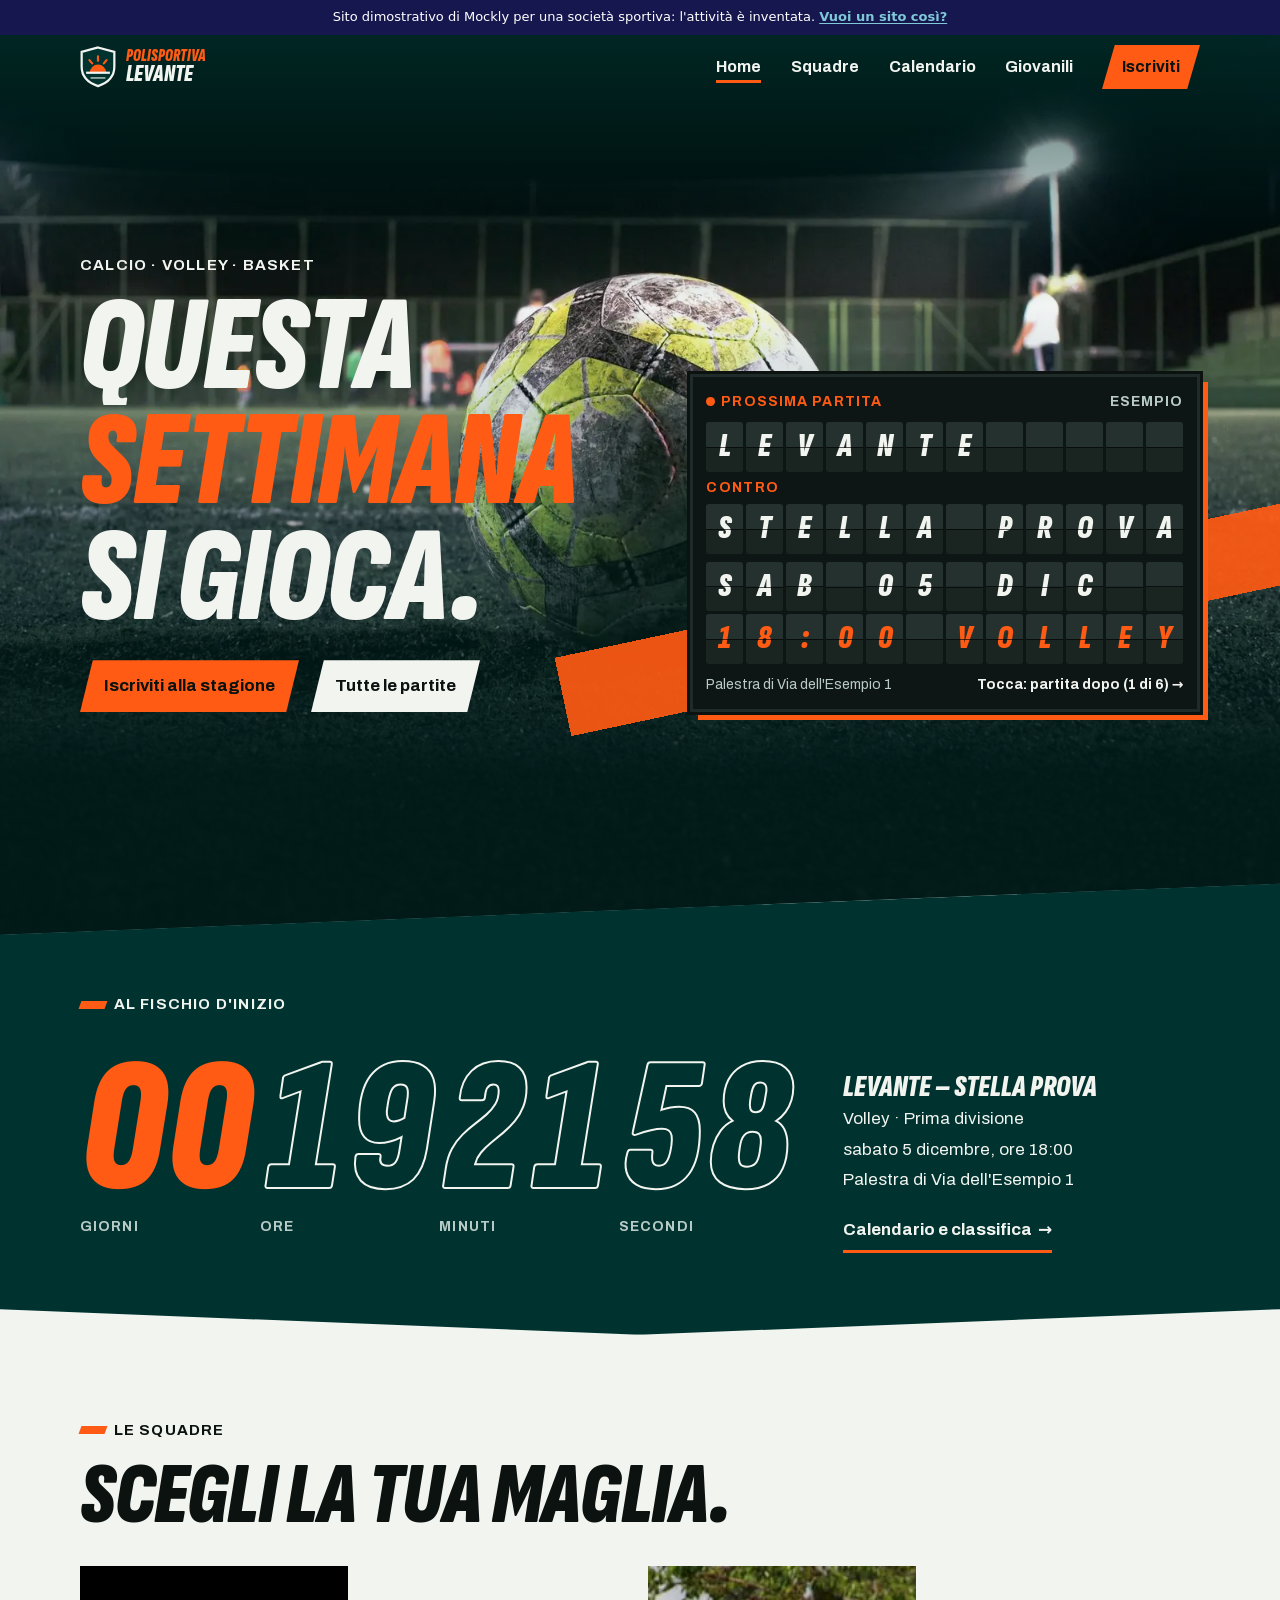
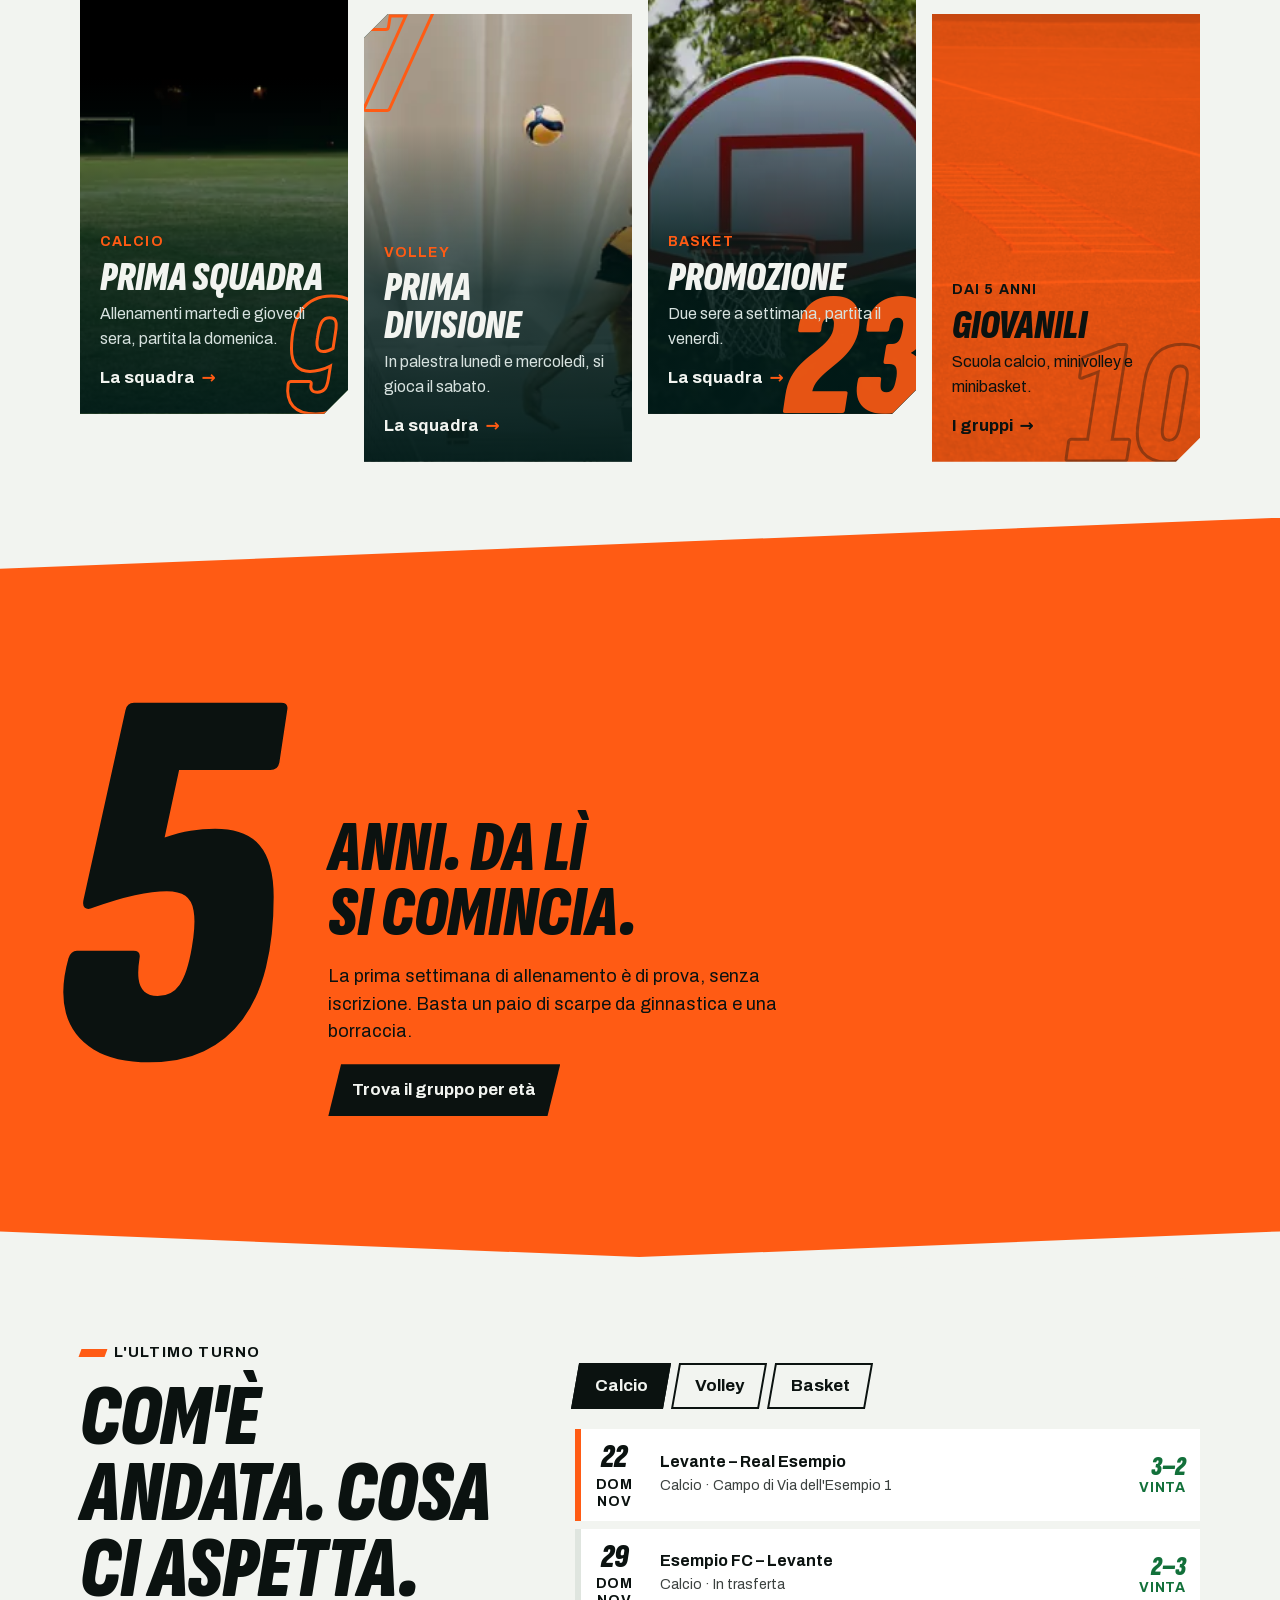
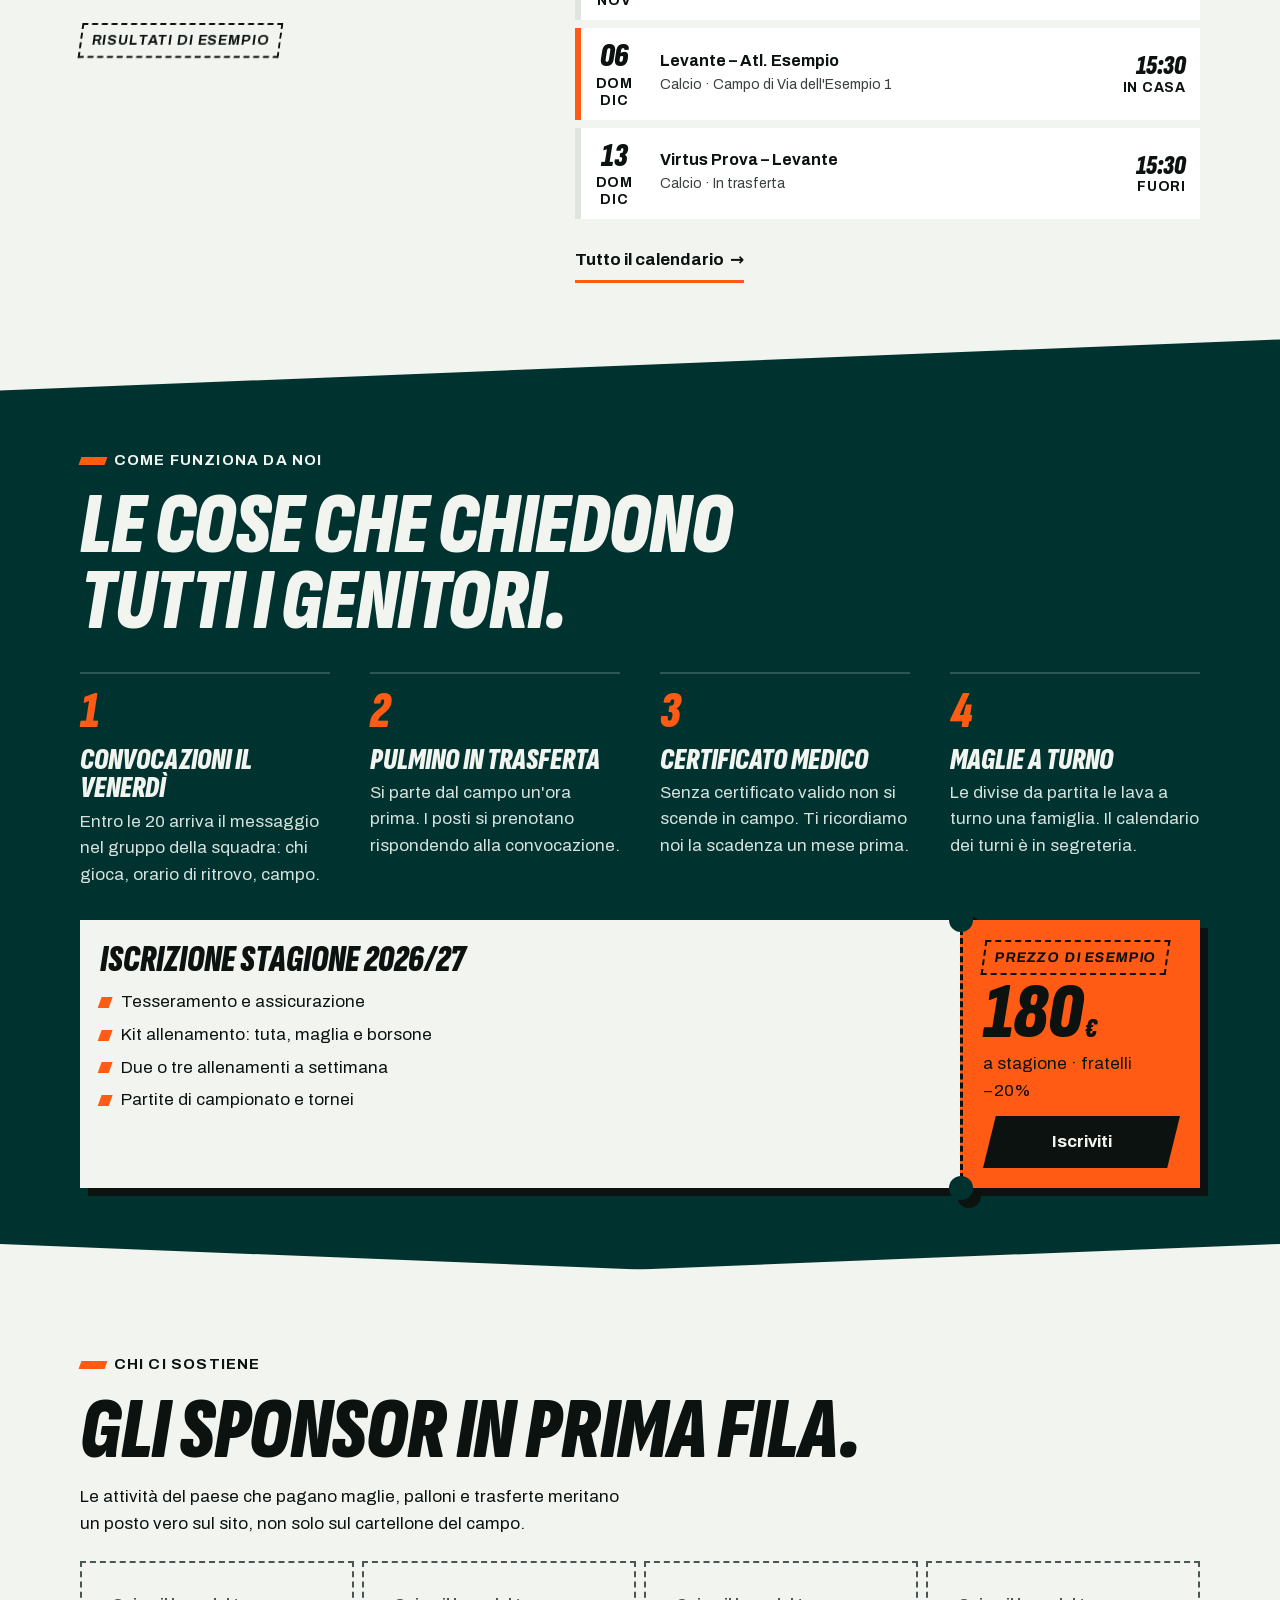
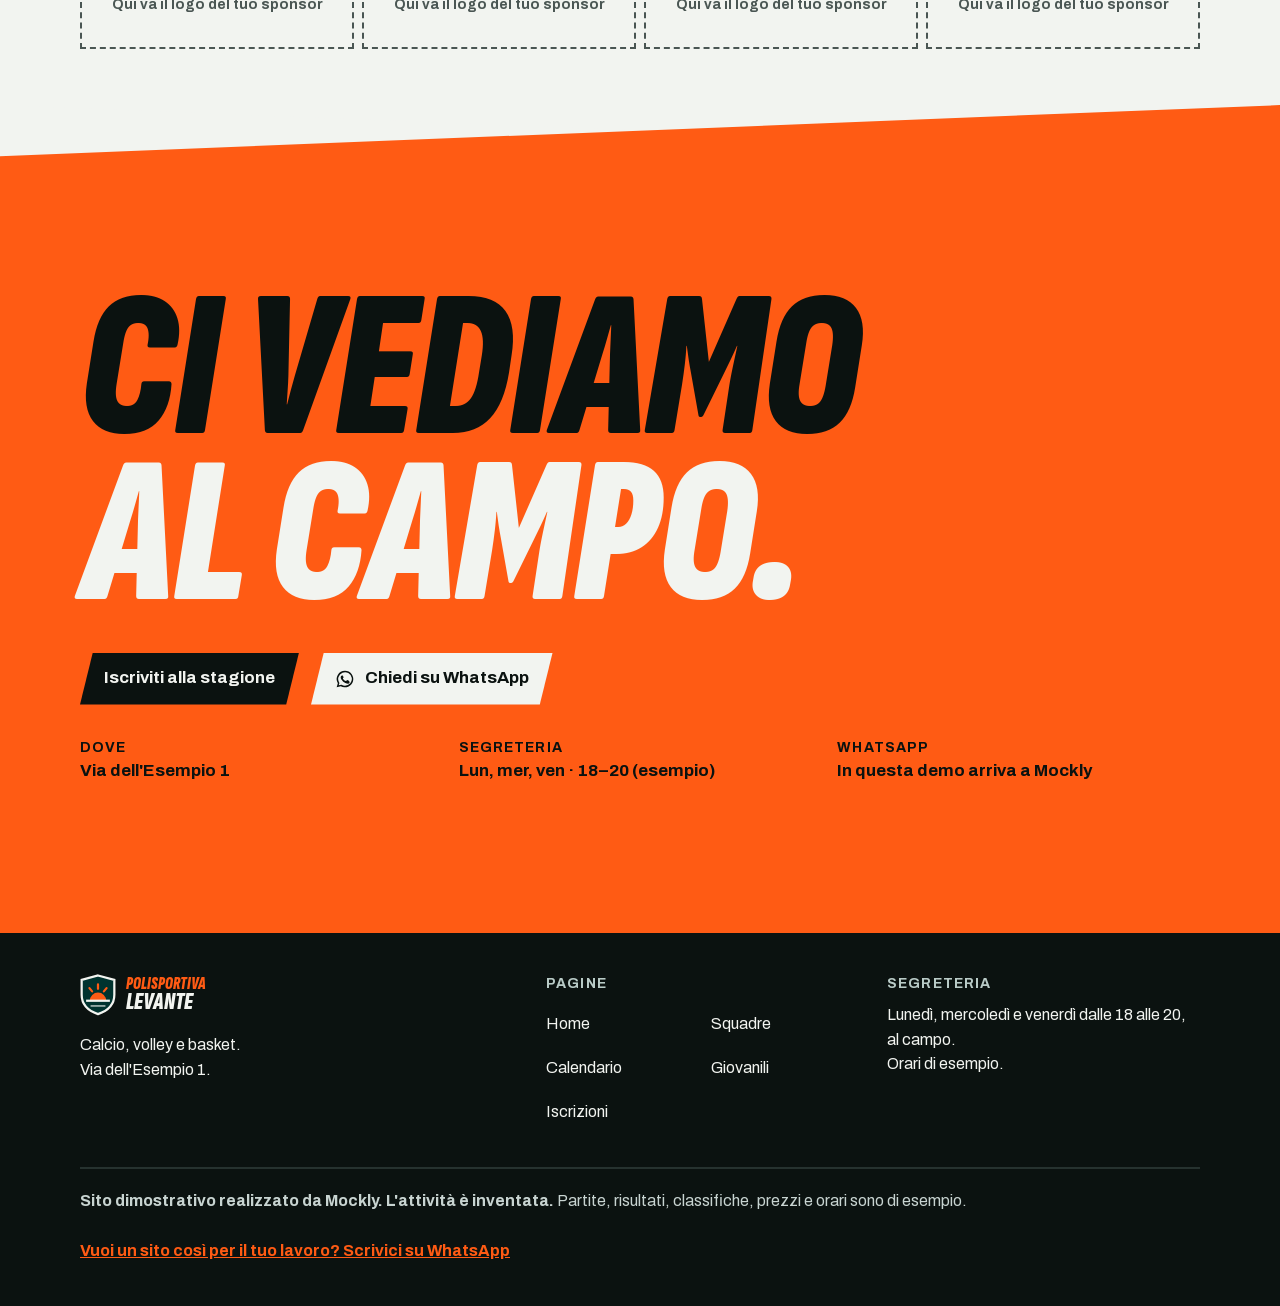
<file: index.html>
<!doctype html>
<html lang="it">
<head>
<meta charset="utf-8">
<meta name="viewport" content="width=device-width, initial-scale=1, viewport-fit=cover">
<title>Polisportiva Levante · Calcio, volley e basket (sito dimostrativo)</title>
<meta name="description" content="Sito dimostrativo di una polisportiva inventata: prossima partita, squadre, calendario, giovanili e iscrizioni online. Realizzato da Mockly.">
<meta name="theme-color" content="#00332f">
<meta property="og:type" content="website">
<meta property="og:locale" content="it_IT">
<meta property="og:site_name" content="Polisportiva Levante (sito dimostrativo)">
<meta property="og:title" content="Polisportiva Levante · Calcio, volley e basket (sito dimostrativo)">
<meta property="og:description" content="Sito dimostrativo di una polisportiva inventata: prossima partita, squadre, calendario, giovanili e iscrizioni online. Realizzato da Mockly.">
<meta property="og:image" content="assets/img/anteprima-social.jpg">
<meta property="og:image:width" content="1200">
<meta property="og:image:height" content="630">
<meta property="og:image:alt" content="Pallone sul campo di sera e il tabellone della prossima partita della Polisportiva Levante, società inventata">
<meta name="twitter:card" content="summary_large_image">
<link rel="icon" href="assets/icons/favicon.svg" type="image/svg+xml">
<link rel="icon" href="assets/icons/favicon-32.png" sizes="32x32" type="image/png">
<link rel="apple-touch-icon" href="assets/icons/apple-touch-icon.png">
<link rel="manifest" href="site.webmanifest">
<link rel="preload" href="assets/fonts/sofia-xcond-italic.woff2" as="font" type="font/woff2" crossorigin>
<link rel="preload" href="assets/fonts/archivo.woff2" as="font" type="font/woff2" crossorigin>
<link rel="preload" as="image" href="assets/img/palla-notte-800.webp" imagesrcset="assets/img/palla-notte-480.webp 480w, assets/img/palla-notte-800.webp 800w, assets/img/palla-notte-1200.webp 1200w, assets/img/palla-notte-1600.webp 1600w" imagesizes="100vw" fetchpriority="high">
<link rel="stylesheet" href="styles.css?v=17">
<script>document.documentElement.classList.add("js")</script>
</head>
<body>
<!-- Striscia Mockly: dice che questo è un sito dimostrativo -->
<div class="mockly-demo-bar" role="note"><p>Sito dimostrativo di Mockly per una società sportiva: l'attività è inventata. <a href="https://mockly.it/">Vuoi un sito così?</a></p></div>
<script>(function(){var b=document.currentScript.previousElementSibling,h=[];function pad(){var c=getComputedStyle(document.body),t=parseFloat(c.paddingTop)||0;b.style.margin="-"+t+"px -"+(parseFloat(c.paddingRight)||0)+"px "+t+"px -"+(parseFloat(c.paddingLeft)||0)+"px";}function find(){pad();h=[].filter.call(document.body.querySelectorAll("*"),function(e){if(e===b||b.contains(e))return false;if(e.hasAttribute("data-mockly-bar"))return true;var s=getComputedStyle(e);if(s.position!=="fixed"||s.top!=="0px")return false;var r=e.getBoundingClientRect();if(r.height>20&&r.height<innerHeight*.5&&r.width>innerWidth*.5){e.setAttribute("data-mockly-bar","");return true;}return false;});move();}function move(){var t=Math.max(0,b.offsetHeight-scrollY)+"px";h.forEach(function(e){e.style.top=t;});}addEventListener("load",find);addEventListener("resize",find);addEventListener("scroll",move,{passive:true});if(document.readyState!=="loading")find();else document.addEventListener("DOMContentLoaded",find);})();</script>
<style>.mockly-demo-bar{position:relative;z-index:1;margin:0;padding:8px 16px;background:#16174F;color:#fff;font:500 13px/1.45 system-ui,-apple-system,"Segoe UI",Roboto,sans-serif;text-align:center;letter-spacing:0}.mockly-demo-bar p{margin:0;color:inherit;font:inherit}.mockly-demo-bar a{color:#7FC8D8;font-weight:600;text-decoration:underline;text-underline-offset:2px}.mockly-demo-bar a:focus-visible{outline:2px solid #7FC8D8;outline-offset:2px}</style>
<a class="salta" href="#contenuto">Vai al contenuto</a>
<header class="testata">
  <div class="contenitore testata__riga">
    <a class="marchio" href="index.html" aria-label="Polisportiva Levante, torna alla home"><svg viewBox="0 0 48 56" aria-hidden="true" focusable="false"><path d="M24 2 46 8v20c0 14-10 22-22 26C12 50 2 42 2 28V8Z" fill="#00332f" stroke="#f2f4f0" stroke-width="3"/><path d="M13 36a11 11 0 0 1 22 0Z" fill="#ff5b14"/><path d="M24 14v6M12.5 19l3.6 4.4M35.5 19l-3.6 4.4" stroke="#ff5b14" stroke-width="3" stroke-linecap="round"/><path d="M8 36h32" stroke="#f2f4f0" stroke-width="3"/><path d="M14 43h20" stroke="#f2f4f0" stroke-width="2.5" opacity=".6"/></svg><span><small>Polisportiva</small>Levante</span></a>
    <nav class="nav-pc" aria-label="Principale"><a href="index.html" aria-current="page">Home</a><a href="squadre.html">Squadre</a><a href="calendario.html">Calendario</a><a href="giovanili.html">Giovanili</a><a class="btn btn--arancio" href="iscrizioni.html">Iscriviti</a></nav>
    <button class="btn-menu" type="button" aria-expanded="false" aria-controls="menu">Menu<span aria-hidden="true"><i></i><i></i><i></i></span></button>
  </div>
</header>
<div class="velo" aria-hidden="true"></div>
<div class="menu su-scuro" id="menu" role="dialog" aria-modal="true" aria-label="Menu" aria-hidden="true" inert>
  <div class="menu__testa">
    <span class="marchio" aria-hidden="true"><svg viewBox="0 0 48 56" aria-hidden="true" focusable="false"><path d="M24 2 46 8v20c0 14-10 22-22 26C12 50 2 42 2 28V8Z" fill="#00332f" stroke="#f2f4f0" stroke-width="3"/><path d="M13 36a11 11 0 0 1 22 0Z" fill="#ff5b14"/><path d="M24 14v6M12.5 19l3.6 4.4M35.5 19l-3.6 4.4" stroke="#ff5b14" stroke-width="3" stroke-linecap="round"/><path d="M8 36h32" stroke="#f2f4f0" stroke-width="3"/><path d="M14 43h20" stroke="#f2f4f0" stroke-width="2.5" opacity=".6"/></svg></span>
    <button class="btn-chiudi" type="button" aria-label="Chiudi il menu"><svg viewBox="0 0 24 24" aria-hidden="true"><path d="M5 5l14 14M19 5 5 19" stroke="currentColor" stroke-width="3" stroke-linecap="square"/></svg></button>
  </div>
  <ul class="menu__lista"><li><a href="index.html" aria-current="page"><small>01</small>Home</a></li><li><a href="squadre.html"><small>02</small>Squadre</a></li><li><a href="calendario.html"><small>03</small>Calendario</a></li><li><a href="giovanili.html"><small>04</small>Giovanili</a></li><li><a href="iscrizioni.html"><small>05</small>Iscrizioni</a></li></ul>
  <div class="menu__piede">
    <a class="btn btn--arancio" href="iscrizioni.html">Iscriviti alla stagione</a>
    <p>Segreteria al campo: lun, mer e ven dalle 18 alle 20 (orari di esempio).</p>
  </div>
</div>
<main id="contenuto">
<section class="apertura" aria-labelledby="titolo-home">
  <div class="apertura__foto"><img src="assets/img/palla-notte-800.webp" srcset="assets/img/palla-notte-480.webp 480w, assets/img/palla-notte-800.webp 800w, assets/img/palla-notte-1200.webp 1200w, assets/img/palla-notte-1600.webp 1600w" sizes="100vw" width="1600" height="2400" alt="" fetchpriority="high"></div>
  <div class="apertura__nastro" aria-hidden="true"></div>
  <div class="contenitore apertura__griglia">
    <div>
      <p class="apertura__sport">Calcio · Volley · Basket</p>
      <h1 class="titolo" id="titolo-home"><span class="riga"><span>Questa</span></span><span class="riga"><span>settimana</span></span><span class="riga"><span>si gioca.</span></span></h1>
      <div class="apertura__azioni">
        <a class="btn btn--arancio" href="iscrizioni.html">Iscriviti alla stagione</a>
        <a class="btn btn--chiaro" href="calendario.html">Tutte le partite</a>
      </div>
    </div>
    <div>
      <button class="tabellone" type="button" data-tabellone aria-describedby="tab-aiuto">
        <span class="tabellone__testa"><span class="tabellone__spia">Prossima partita</span><span>Esempio</span></span>
        <span class="tabellone__riga" data-riga aria-hidden="true"></span>
        <span class="tabellone__riga--vs" aria-hidden="true">contro</span>
        <span class="tabellone__riga" data-riga aria-hidden="true"></span>
        <span class="tabellone__riga" data-riga aria-hidden="true" style="margin-top:.5rem"></span>
        <span class="tabellone__riga" data-riga data-arancio aria-hidden="true"></span>
        <span class="tabellone__piede"><span data-luogo>Campo di Via dell'Esempio 1</span><span class="tabellone__tocca" id="tab-aiuto">Tocca: partita dopo (<span data-indice>1 di 6</span>) →</span></span>
        <span class="visually-hidden" data-annuncio aria-live="polite"></span>
      </button>
    </div>
  </div>
</section>

<section class="fascia su-scuro conto" aria-labelledby="titolo-conto">
  <div class="contenitore conto__griglia">
    <div>
      <p class="occhiello entra">Al fischio d'inizio</p>
      <h2 class="visually-hidden" id="titolo-conto">Quanto manca alla partita</h2>
      <div class="conto__numeri entra" data-ritardo="1" data-conto role="timer" aria-live="off">
        <div><strong data-g>00</strong><span>giorni</span></div>
        <div><strong data-h>00</strong><span>ore</span></div>
        <div><strong data-m>00</strong><span>minuti</span></div>
        <div><strong data-s>00</strong><span>secondi</span></div>
      </div>
    </div>
    <div class="conto__dove entra" data-ritardo="2">
      <b data-sfida>Levante</b>
      <span data-sport-nome>Prima squadra</span>
      <span data-quando></span>
      <span data-luogo></span>
      <a class="link-freccia" href="calendario.html" style="margin-top:.75rem;justify-self:start">Calendario e classifica</a>
    </div>
  </div>
</section>

<section class="fascia fascia--al-contrario su-gesso" aria-labelledby="titolo-squadre">
  <div class="contenitore">
    <p class="occhiello entra">Le squadre</p>
    <h2 class="titolo h-sezione entra" id="titolo-squadre" data-ritardo="1">Scegli la tua maglia.</h2>
    <ul class="maglie">
      <li class="entra"><a class="maglia" href="squadre.html#calcio"><img src="assets/img/campo-notte-800.webp" srcset="assets/img/campo-notte-480.webp 480w, assets/img/campo-notte-800.webp 800w" sizes="(min-width: 64em) 25vw, (min-width: 48em) 50vw, 100vw" width="800" height="450" alt="" loading="lazy" decoding="async"><span class="maglia__numero" aria-hidden="true">9</span><span class="maglia__testo"><span class="maglia__sport">Calcio</span><h3>Prima squadra</h3><p>Allenamenti martedì e giovedì sera, partita la domenica.</p><span class="maglia__vai">La squadra</span></span></a></li>
      <li class="entra" data-ritardo="1"><a class="maglia" href="squadre.html#volley"><img src="assets/img/volley-800.webp" srcset="assets/img/volley-480.webp 480w, assets/img/volley-800.webp 800w" sizes="(min-width: 64em) 25vw, (min-width: 48em) 50vw, 100vw" width="800" height="534" alt="" loading="lazy" decoding="async"><span class="maglia__numero" aria-hidden="true">7</span><span class="maglia__testo"><span class="maglia__sport">Volley</span><h3>Prima divisione</h3><p>In palestra lunedì e mercoledì, si gioca il sabato.</p><span class="maglia__vai">La squadra</span></span></a></li>
      <li class="entra" data-ritardo="2"><a class="maglia" href="squadre.html#basket"><img src="assets/img/basket-800.webp" srcset="assets/img/basket-480.webp 480w, assets/img/basket-800.webp 800w" sizes="(min-width: 64em) 25vw, (min-width: 48em) 50vw, 100vw" width="800" height="534" alt="" loading="lazy" decoding="async"><span class="maglia__numero" aria-hidden="true">23</span><span class="maglia__testo"><span class="maglia__sport">Basket</span><h3>Promozione</h3><p>Due sere a settimana, partita il venerdì.</p><span class="maglia__vai">La squadra</span></span></a></li>
      <li class="entra" data-ritardo="3"><a class="maglia" href="giovanili.html"><img src="assets/img/coni-800.webp" srcset="assets/img/coni-480.webp 480w, assets/img/coni-800.webp 800w" sizes="(min-width: 64em) 25vw, (min-width: 48em) 50vw, 100vw" width="800" height="534" alt="" loading="lazy" decoding="async"><span class="maglia__numero" aria-hidden="true">10</span><span class="maglia__testo"><span class="maglia__sport">Dai 5 anni</span><h3>Giovanili</h3><p>Scuola calcio, minivolley e minibasket.</p><span class="maglia__vai">I gruppi</span></span></a></li>
    </ul>
  </div>
</section>

<section class="fascia su-arancio vuota" aria-labelledby="titolo-cinque">
  <div class="contenitore vuota__griglia">
    <p class="vuota__numero entra" aria-hidden="true">5</p>
    <div>
      <h2 class="vuota__testo entra" id="titolo-cinque" data-ritardo="1">Anni. Da lì si comincia.</h2>
      <p class="entra" data-ritardo="2" style="max-width:30rem;margin-top:1rem;font-size:1.125rem">La prima settimana di allenamento è di prova, senza iscrizione. Basta un paio di scarpe da ginnastica e una borraccia.</p>
      <a class="btn btn--scuro entra" data-ritardo="3" href="giovanili.html">Trova il gruppo per età</a>
    </div>
  </div>
</section>

<section class="fascia fascia--al-contrario su-gesso" aria-labelledby="titolo-turno" data-turno>
  <div class="contenitore turno__griglia">
    <div>
      <p class="occhiello entra">L'ultimo turno</p>
      <h2 class="titolo h-sezione entra" id="titolo-turno" data-ritardo="1">Com'è andata. Cosa ci aspetta.</h2>
      <p class="entra" data-ritardo="2" style="margin-top:1rem"><span class="esempio">Risultati di esempio</span></p>
    </div>
    <div>
      <div class="schede" role="group" aria-label="Scegli lo sport">
        <button class="scheda" type="button" data-sport="calcio" aria-pressed="true"><span>Calcio</span></button>
        <button class="scheda" type="button" data-sport="volley" aria-pressed="false"><span>Volley</span></button>
        <button class="scheda" type="button" data-sport="basket" aria-pressed="false"><span>Basket</span></button>
      </div>
      <ul class="partite" aria-live="polite"></ul>
      <a class="link-freccia" href="calendario.html" data-turno-link style="margin-top:1.25rem">Tutto il calendario</a>
    </div>
  </div>
</section>

<section class="fascia su-scuro" aria-labelledby="titolo-noi">
  <div class="contenitore">
    <p class="occhiello entra">Come funziona da noi</p>
    <h2 class="titolo h-sezione entra" id="titolo-noi" data-ritardo="1">Le cose che chiedono tutti i genitori.</h2>
    <ol class="lavagna">
      <li class="entra"><h3>Convocazioni il venerdì</h3><p>Entro le 20 arriva il messaggio nel gruppo della squadra: chi gioca, orario di ritrovo, campo.</p></li>
      <li class="entra" data-ritardo="1"><h3>Pulmino in trasferta</h3><p>Si parte dal campo un'ora prima. I posti si prenotano rispondendo alla convocazione.</p></li>
      <li class="entra" data-ritardo="2"><h3>Certificato medico</h3><p>Senza certificato valido non si scende in campo. Ti ricordiamo noi la scadenza un mese prima.</p></li>
      <li class="entra" data-ritardo="3"><h3>Maglie a turno</h3><p>Le divise da partita le lava a turno una famiglia. Il calendario dei turni è in segreteria.</p></li>
    </ol>
    <div class="biglietto entra">
      <div class="biglietto__corpo">
        <h3>Iscrizione stagione <span data-stagione>2026/27</span></h3>
        <ul>
          <li>Tesseramento e assicurazione</li>
          <li>Kit allenamento: tuta, maglia e borsone</li>
          <li>Due o tre allenamenti a settimana</li>
          <li>Partite di campionato e tornei</li>
        </ul>
      </div>
      <div class="biglietto__matrice">
        <span class="esempio" style="justify-self:start">Prezzo di esempio</span>
        <span class="biglietto__prezzo">180<small> €</small></span>
        <span>a stagione · fratelli −20%</span>
        <a class="btn btn--scuro" href="iscrizioni.html" style="margin-top:.5rem">Iscriviti</a>
      </div>
    </div>
  </div>
</section>

<section class="fascia fascia--al-contrario su-gesso" aria-labelledby="titolo-sponsor">
  <div class="contenitore">
    <p class="occhiello entra">Chi ci sostiene</p>
    <h2 class="titolo h-sezione entra" id="titolo-sponsor" data-ritardo="1">Gli sponsor in prima fila.</h2>
    <p class="entra" data-ritardo="2" style="max-width:34rem;margin-top:1rem">Le attività del paese che pagano maglie, palloni e trasferte meritano un posto vero sul sito, non solo sul cartellone del campo.</p>
    <div class="sponsor entra" data-ritardo="3">
      <div>Qui va il logo del tuo sponsor</div><div>Qui va il logo del tuo sponsor</div><div>Qui va il logo del tuo sponsor</div><div>Qui va il logo del tuo sponsor</div>
    </div>
  </div>
</section>

<section class="fascia fascia--fine su-arancio finale" aria-labelledby="titolo-finale">

  <div class="contenitore">
    <h2 class="titolo finale__titolo entra" id="titolo-finale"><span>Ci vediamo</span><span>al campo.</span></h2>
    <div class="entra" data-ritardo="1" style="margin-top:2rem;display:flex;flex-wrap:wrap;gap:.75rem">
      <a class="btn btn--scuro" href="iscrizioni.html">Iscriviti alla stagione</a>
      <a class="btn btn--chiaro" data-wa-testo="Ciao, ho visto il sito di prova della Polisportiva Levante (demo Mockly) e vorrei qualche informazione." href="https://wa.me/393517578080"><svg viewBox="0 0 24 24" aria-hidden="true" focusable="false"><path fill="currentColor" d="M12 2a10 10 0 0 0-8.6 15.1L2 22l5-1.3A10 10 0 1 0 12 2Zm0 18.2a8.2 8.2 0 0 1-4.2-1.2l-.3-.2-3 .8.8-2.9-.2-.3A8.2 8.2 0 1 1 12 20.2Zm4.5-6.1c-.2-.1-1.5-.7-1.7-.8-.2-.1-.4-.1-.6.1l-.8 1c-.1.2-.3.2-.5.1a6.7 6.7 0 0 1-3.3-2.9c-.3-.4.2-.4.7-1.3.1-.2 0-.3 0-.4l-.8-1.8c-.2-.5-.4-.4-.6-.4h-.5a1 1 0 0 0-.7.3 3 3 0 0 0-.9 2.2 5.2 5.2 0 0 0 1.1 2.7 11.8 11.8 0 0 0 4.5 4c1.7.7 2.4.8 3.2.7.5-.1 1.5-.6 1.8-1.2.2-.6.2-1.1.1-1.2l-.4-.2Z"/></svg>Chiedi su WhatsApp</a>
    </div>
    <dl class="finale__info entra" data-ritardo="2">
      <div><dt>Dove</dt><dd>Via dell'Esempio 1</dd></div>
      <div><dt>Segreteria</dt><dd>Lun, mer, ven · 18–20 (esempio)</dd></div>
      <div><dt>WhatsApp</dt><dd>In questa demo arriva a Mockly</dd></div>
    </dl>
  </div>
</section>
</main>
<div class="barra">
  <a class="barra__partita" href="calendario.html"><small data-barra-fra>Prossima partita</small><strong data-barra-partita>Calendario</strong></a>
  <a class="btn btn--arancio" href="iscrizioni.html">Iscriviti</a>
</div>
<footer class="piede">
  <div class="contenitore">
    <div class="piede__griglia">
      <div>
        <span class="marchio"><svg viewBox="0 0 48 56" aria-hidden="true" focusable="false"><path d="M24 2 46 8v20c0 14-10 22-22 26C12 50 2 42 2 28V8Z" fill="#00332f" stroke="#f2f4f0" stroke-width="3"/><path d="M13 36a11 11 0 0 1 22 0Z" fill="#ff5b14"/><path d="M24 14v6M12.5 19l3.6 4.4M35.5 19l-3.6 4.4" stroke="#ff5b14" stroke-width="3" stroke-linecap="round"/><path d="M8 36h32" stroke="#f2f4f0" stroke-width="3"/><path d="M14 43h20" stroke="#f2f4f0" stroke-width="2.5" opacity=".6"/></svg><span><small>Polisportiva</small>Levante</span></span>
        <p style="margin-top:1rem">Calcio, volley e basket.<br>Via dell'Esempio 1.</p>
      </div>
      <nav aria-label="Pagine del sito"><h2>Pagine</h2><ul class="piede__lista"><li><a href="index.html">Home</a></li><li><a href="squadre.html">Squadre</a></li><li><a href="calendario.html">Calendario</a></li><li><a href="giovanili.html">Giovanili</a></li><li><a href="iscrizioni.html">Iscrizioni</a></li></ul></nav>
      <div><h2>Segreteria</h2><p>Lunedì, mercoledì e venerdì dalle 18 alle 20, al campo.<br>Orari di esempio.</p></div>
    </div>
    <div class="piede__demo">
      <p><strong>Sito dimostrativo realizzato da Mockly. L'attività è inventata.</strong> Partite, risultati, classifiche, prezzi e orari sono di esempio.</p>
      <a data-wa-testo="Ciao Mockly, ho visto la demo della Polisportiva Levante. Vorrei un sito così per la mia società." href="https://wa.me/393517578080">Vuoi un sito così per il tuo lavoro? Scrivici su WhatsApp</a>
    </div>
  </div>
</footer>
<script src="script.js?v=16" defer></script>
</body>
</html>
</file>
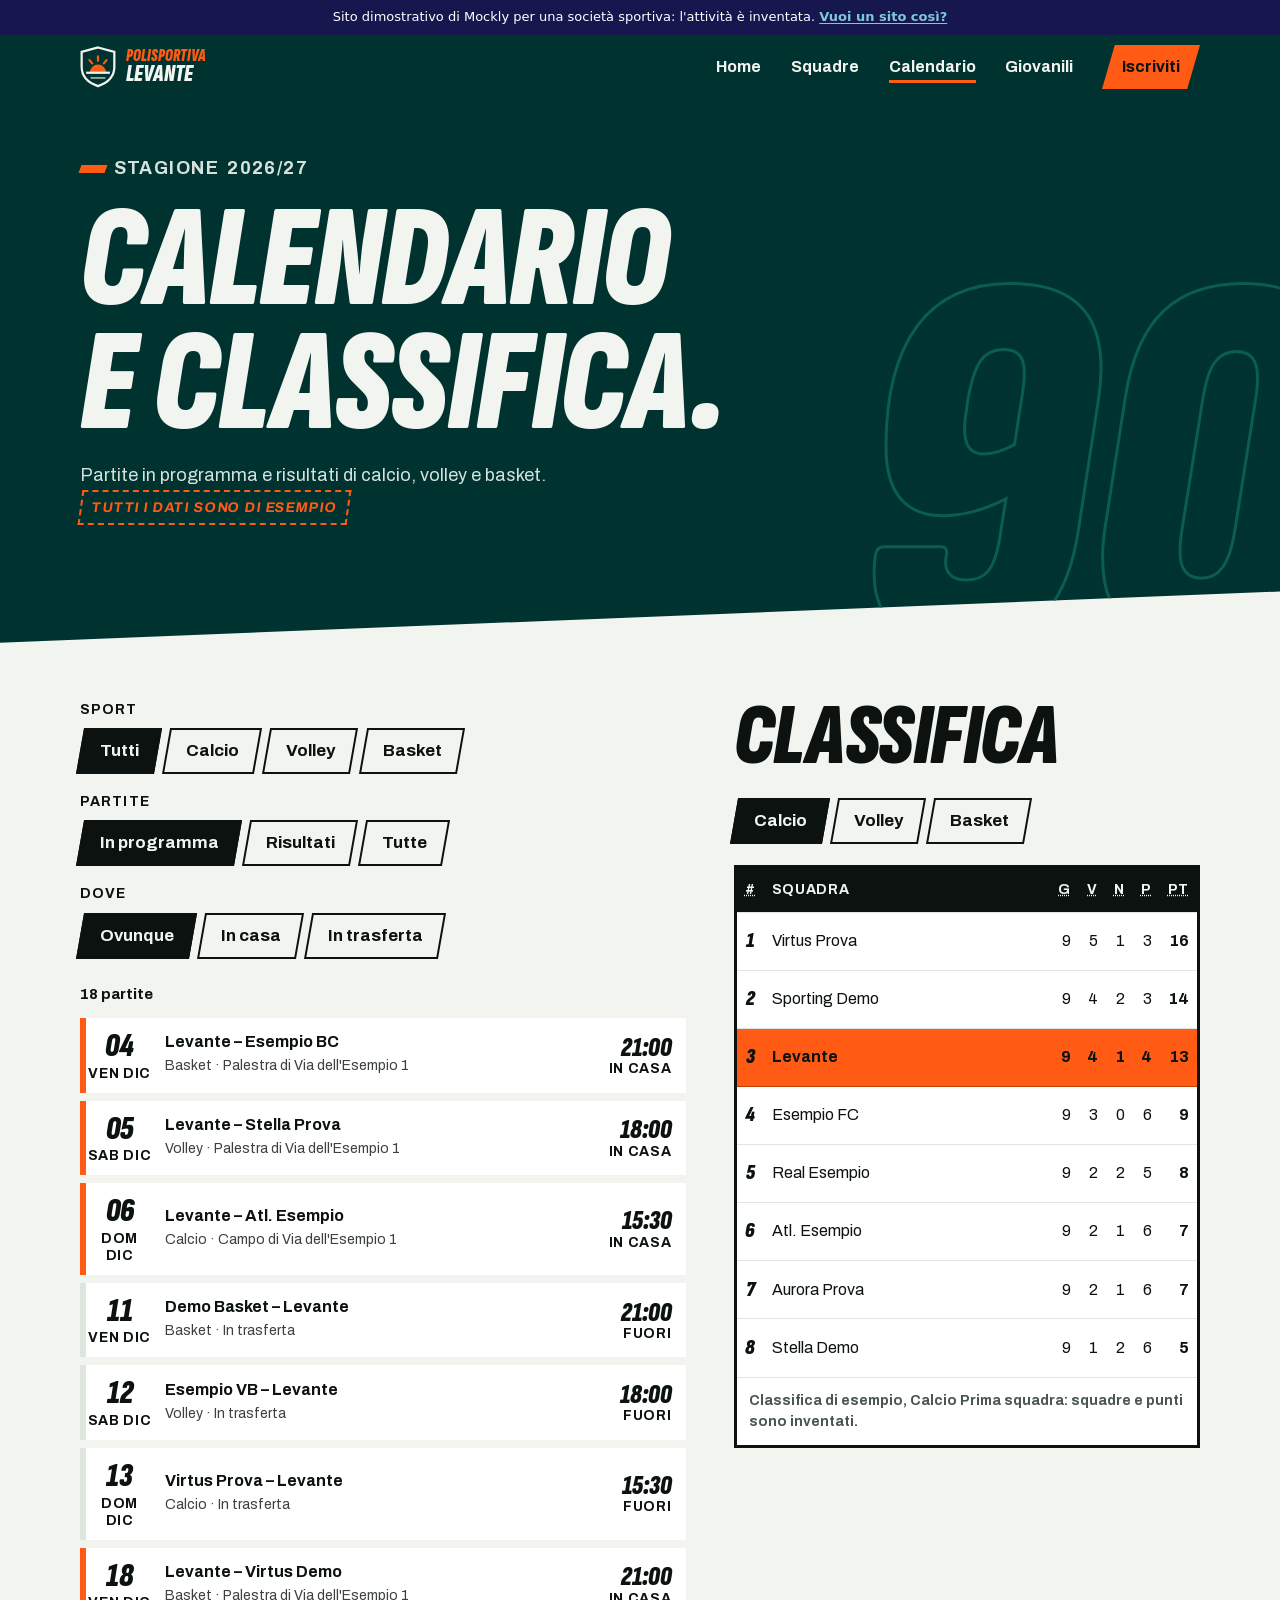
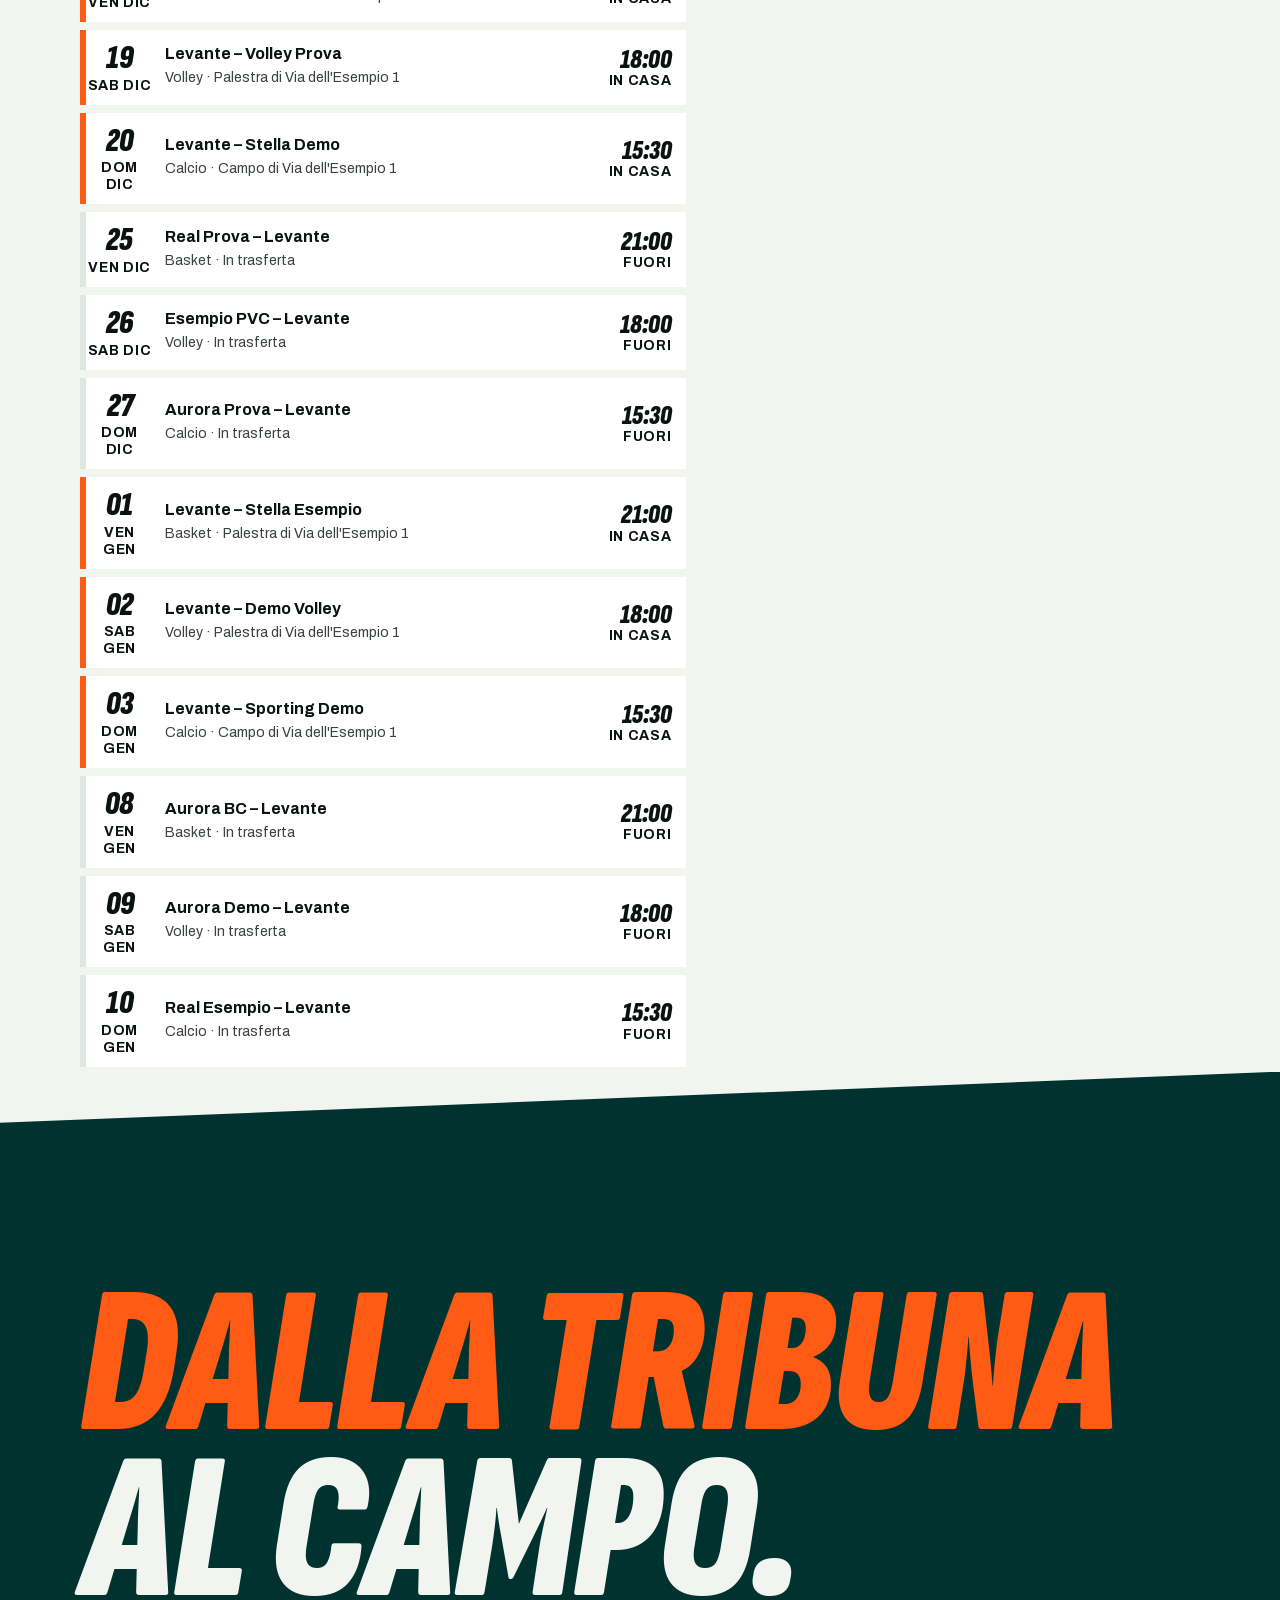
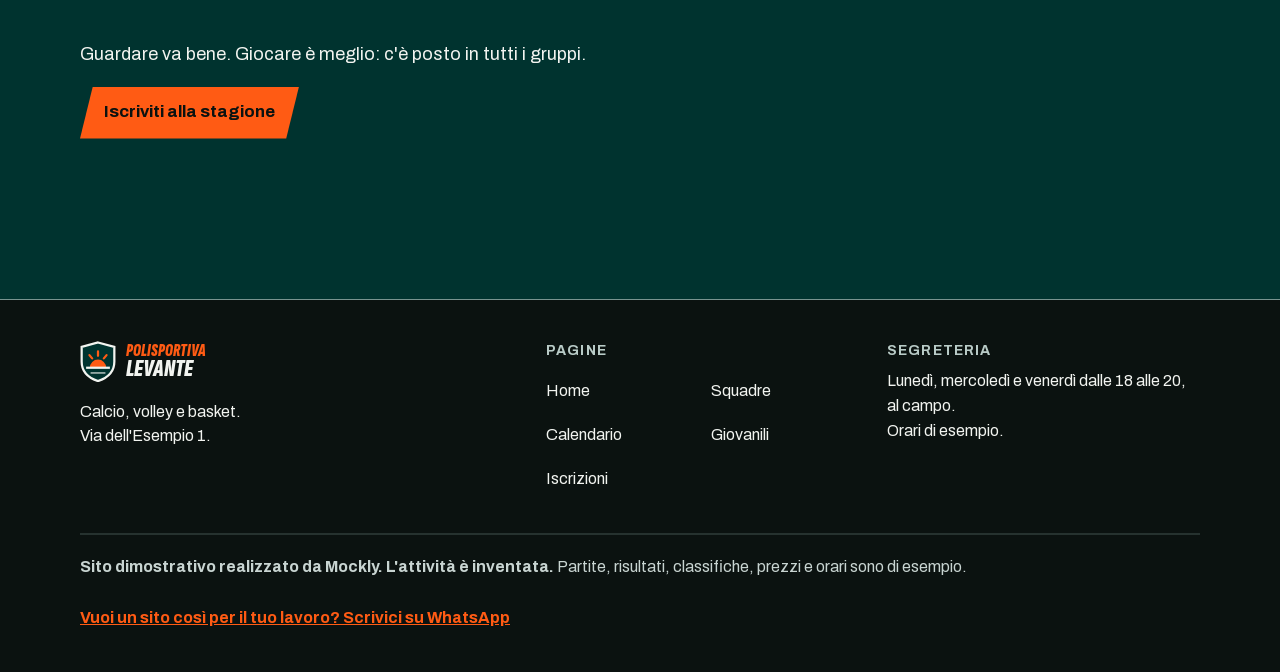
<file: calendario.html>
<!doctype html>
<html lang="it">
<head>
<meta charset="utf-8">
<meta name="viewport" content="width=device-width, initial-scale=1, viewport-fit=cover">
<title>Calendario e classifica · Polisportiva Levante (sito dimostrativo)</title>
<meta name="description" content="Calendario, risultati e classifiche di esempio di una polisportiva inventata, filtrabili per sport, partite in casa e in trasferta.">
<meta name="theme-color" content="#00332f">
<meta property="og:type" content="website">
<meta property="og:locale" content="it_IT">
<meta property="og:site_name" content="Polisportiva Levante (sito dimostrativo)">
<meta property="og:title" content="Calendario e classifica · Polisportiva Levante (sito dimostrativo)">
<meta property="og:description" content="Calendario, risultati e classifiche di esempio di una polisportiva inventata, filtrabili per sport, partite in casa e in trasferta.">
<meta property="og:image" content="assets/img/anteprima-social.jpg">
<meta property="og:image:width" content="1200">
<meta property="og:image:height" content="630">
<meta property="og:image:alt" content="Pallone sul campo di sera e il tabellone della prossima partita della Polisportiva Levante, società inventata">
<meta name="twitter:card" content="summary_large_image">
<link rel="icon" href="assets/icons/favicon.svg" type="image/svg+xml">
<link rel="icon" href="assets/icons/favicon-32.png" sizes="32x32" type="image/png">
<link rel="apple-touch-icon" href="assets/icons/apple-touch-icon.png">
<link rel="manifest" href="site.webmanifest">
<link rel="preload" href="assets/fonts/sofia-xcond-italic.woff2" as="font" type="font/woff2" crossorigin>
<link rel="preload" href="assets/fonts/archivo.woff2" as="font" type="font/woff2" crossorigin>
<link rel="stylesheet" href="styles.css?v=17">
<script>document.documentElement.classList.add("js")</script>
</head>
<body>
<!-- Striscia Mockly: dice che questo è un sito dimostrativo -->
<div class="mockly-demo-bar" role="note"><p>Sito dimostrativo di Mockly per una società sportiva: l'attività è inventata. <a href="https://mockly.it/">Vuoi un sito così?</a></p></div>
<script>(function(){var b=document.currentScript.previousElementSibling,h=[];function pad(){var c=getComputedStyle(document.body),t=parseFloat(c.paddingTop)||0;b.style.margin="-"+t+"px -"+(parseFloat(c.paddingRight)||0)+"px "+t+"px -"+(parseFloat(c.paddingLeft)||0)+"px";}function find(){pad();h=[].filter.call(document.body.querySelectorAll("*"),function(e){if(e===b||b.contains(e))return false;if(e.hasAttribute("data-mockly-bar"))return true;var s=getComputedStyle(e);if(s.position!=="fixed"||s.top!=="0px")return false;var r=e.getBoundingClientRect();if(r.height>20&&r.height<innerHeight*.5&&r.width>innerWidth*.5){e.setAttribute("data-mockly-bar","");return true;}return false;});move();}function move(){var t=Math.max(0,b.offsetHeight-scrollY)+"px";h.forEach(function(e){e.style.top=t;});}addEventListener("load",find);addEventListener("resize",find);addEventListener("scroll",move,{passive:true});if(document.readyState!=="loading")find();else document.addEventListener("DOMContentLoaded",find);})();</script>
<style>.mockly-demo-bar{position:relative;z-index:1;margin:0;padding:8px 16px;background:#16174F;color:#fff;font:500 13px/1.45 system-ui,-apple-system,"Segoe UI",Roboto,sans-serif;text-align:center;letter-spacing:0}.mockly-demo-bar p{margin:0;color:inherit;font:inherit}.mockly-demo-bar a{color:#7FC8D8;font-weight:600;text-decoration:underline;text-underline-offset:2px}.mockly-demo-bar a:focus-visible{outline:2px solid #7FC8D8;outline-offset:2px}</style>
<a class="salta" href="#contenuto">Vai al contenuto</a>
<header class="testata">
  <div class="contenitore testata__riga">
    <a class="marchio" href="index.html" aria-label="Polisportiva Levante, torna alla home"><svg viewBox="0 0 48 56" aria-hidden="true" focusable="false"><path d="M24 2 46 8v20c0 14-10 22-22 26C12 50 2 42 2 28V8Z" fill="#00332f" stroke="#f2f4f0" stroke-width="3"/><path d="M13 36a11 11 0 0 1 22 0Z" fill="#ff5b14"/><path d="M24 14v6M12.5 19l3.6 4.4M35.5 19l-3.6 4.4" stroke="#ff5b14" stroke-width="3" stroke-linecap="round"/><path d="M8 36h32" stroke="#f2f4f0" stroke-width="3"/><path d="M14 43h20" stroke="#f2f4f0" stroke-width="2.5" opacity=".6"/></svg><span><small>Polisportiva</small>Levante</span></a>
    <nav class="nav-pc" aria-label="Principale"><a href="index.html">Home</a><a href="squadre.html">Squadre</a><a href="calendario.html" aria-current="page">Calendario</a><a href="giovanili.html">Giovanili</a><a class="btn btn--arancio" href="iscrizioni.html">Iscriviti</a></nav>
    <button class="btn-menu" type="button" aria-expanded="false" aria-controls="menu">Menu<span aria-hidden="true"><i></i><i></i><i></i></span></button>
  </div>
</header>
<div class="velo" aria-hidden="true"></div>
<div class="menu su-scuro" id="menu" role="dialog" aria-modal="true" aria-label="Menu" aria-hidden="true" inert>
  <div class="menu__testa">
    <span class="marchio" aria-hidden="true"><svg viewBox="0 0 48 56" aria-hidden="true" focusable="false"><path d="M24 2 46 8v20c0 14-10 22-22 26C12 50 2 42 2 28V8Z" fill="#00332f" stroke="#f2f4f0" stroke-width="3"/><path d="M13 36a11 11 0 0 1 22 0Z" fill="#ff5b14"/><path d="M24 14v6M12.5 19l3.6 4.4M35.5 19l-3.6 4.4" stroke="#ff5b14" stroke-width="3" stroke-linecap="round"/><path d="M8 36h32" stroke="#f2f4f0" stroke-width="3"/><path d="M14 43h20" stroke="#f2f4f0" stroke-width="2.5" opacity=".6"/></svg></span>
    <button class="btn-chiudi" type="button" aria-label="Chiudi il menu"><svg viewBox="0 0 24 24" aria-hidden="true"><path d="M5 5l14 14M19 5 5 19" stroke="currentColor" stroke-width="3" stroke-linecap="square"/></svg></button>
  </div>
  <ul class="menu__lista"><li><a href="index.html"><small>01</small>Home</a></li><li><a href="squadre.html"><small>02</small>Squadre</a></li><li><a href="calendario.html" aria-current="page"><small>03</small>Calendario</a></li><li><a href="giovanili.html"><small>04</small>Giovanili</a></li><li><a href="iscrizioni.html"><small>05</small>Iscrizioni</a></li></ul>
  <div class="menu__piede">
    <a class="btn btn--arancio" href="iscrizioni.html">Iscriviti alla stagione</a>
    <p>Segreteria al campo: lun, mer e ven dalle 18 alle 20 (orari di esempio).</p>
  </div>
</div>
<main id="contenuto">
<section class="testa-pagina" aria-labelledby="titolo-pagina">
  <span class="testa-pagina__numero" aria-hidden="true">90</span>
  <div class="contenitore">
    <p class="occhiello">Stagione <span data-stagione>2026/27</span></p>
    <h1 class="titolo" id="titolo-pagina">Calendario e classifica.</h1>
    <p>Partite in programma e risultati di calcio, volley e basket. <span class="esempio" style="color:var(--arancio)">Tutti i dati sono di esempio</span></p>
  </div>
</section>
<section class="sezione su-gesso" aria-label="Partite e classifica">
  <div class="contenitore calendario-griglia">
    <div data-calendario>
      <div class="filtri">
        <fieldset><legend>Sport</legend><div class="filtri__gruppo"><button class="scheda" type="button" data-filtro="sport" data-valore="tutti" aria-pressed="true"><span>Tutti</span></button><button class="scheda" type="button" data-filtro="sport" data-valore="calcio" aria-pressed="false"><span>Calcio</span></button><button class="scheda" type="button" data-filtro="sport" data-valore="volley" aria-pressed="false"><span>Volley</span></button><button class="scheda" type="button" data-filtro="sport" data-valore="basket" aria-pressed="false"><span>Basket</span></button></div></fieldset>
        <fieldset><legend>Partite</legend><div class="filtri__gruppo"><button class="scheda" type="button" data-filtro="tipo" data-valore="programma" aria-pressed="true"><span>In programma</span></button><button class="scheda" type="button" data-filtro="tipo" data-valore="risultati" aria-pressed="false"><span>Risultati</span></button><button class="scheda" type="button" data-filtro="tipo" data-valore="tutte" aria-pressed="false"><span>Tutte</span></button></div></fieldset>
        <fieldset><legend>Dove</legend><div class="filtri__gruppo"><button class="scheda" type="button" data-filtro="luogo" data-valore="tutti" aria-pressed="true"><span>Ovunque</span></button><button class="scheda" type="button" data-filtro="luogo" data-valore="casa" aria-pressed="false"><span>In casa</span></button><button class="scheda" type="button" data-filtro="luogo" data-valore="fuori" aria-pressed="false"><span>In trasferta</span></button></div></fieldset>
      </div>
      <p class="conteggio" data-conteggio aria-live="polite"></p>
      <ul class="partite"></ul>
      <div class="vuoto" data-vuoto hidden><b>Nessuna partita</b><p>Con questi filtri non c'è niente in calendario.</p><button class="btn btn--scuro" type="button" data-reimposta>Mostra tutto</button></div>
      <noscript><p class="avviso">Per vedere il calendario serve JavaScript attivo. Puoi chiedere le date su WhatsApp.</p></noscript>
    </div>
    <div data-classifica>
      <h2 class="titolo h-sezione">Classifica</h2>
      <div class="schede" role="tablist" aria-label="Classifica per sport">
        <button class="scheda" type="button" role="tab" id="tab-calcio" data-sport="calcio" aria-selected="true" aria-controls="pannello-classifica"><span>Calcio</span></button>
        <button class="scheda" type="button" role="tab" id="tab-volley" data-sport="volley" aria-selected="false" tabindex="-1" aria-controls="pannello-classifica"><span>Volley</span></button>
        <button class="scheda" type="button" role="tab" id="tab-basket" data-sport="basket" aria-selected="false" tabindex="-1" aria-controls="pannello-classifica"><span>Basket</span></button>
      </div>
      <div class="classifica-avvolgi" role="tabpanel" id="pannello-classifica" aria-labelledby="tab-calcio" tabindex="0">
        <table class="classifica"><caption>Classifica di esempio: squadre e punti sono inventati.</caption><thead><tr></tr></thead><tbody></tbody></table>
      </div>
    </div>
  </div>
</section>
<section class="fascia fascia--fine su-scuro finale" aria-labelledby="titolo-finale">

  <div class="contenitore">
    <h2 class="titolo finale__titolo entra" id="titolo-finale"><span style="color:var(--arancio)">Dalla tribuna</span><span>al campo.</span></h2>
    <p class="entra" data-ritardo="1" style="max-width:32rem;margin-top:1.5rem;font-size:1.125rem">Guardare va bene. Giocare è meglio: c'è posto in tutti i gruppi.</p>
    <a class="btn btn--arancio entra" data-ritardo="2" href="iscrizioni.html">Iscriviti alla stagione</a>
  </div>
</section>
</main>
<div class="barra">
  <a class="barra__partita" href="calendario.html"><small data-barra-fra>Prossima partita</small><strong data-barra-partita>Calendario</strong></a>
  <a class="btn btn--arancio" href="iscrizioni.html">Iscriviti</a>
</div>
<footer class="piede">
  <div class="contenitore">
    <div class="piede__griglia">
      <div>
        <span class="marchio"><svg viewBox="0 0 48 56" aria-hidden="true" focusable="false"><path d="M24 2 46 8v20c0 14-10 22-22 26C12 50 2 42 2 28V8Z" fill="#00332f" stroke="#f2f4f0" stroke-width="3"/><path d="M13 36a11 11 0 0 1 22 0Z" fill="#ff5b14"/><path d="M24 14v6M12.5 19l3.6 4.4M35.5 19l-3.6 4.4" stroke="#ff5b14" stroke-width="3" stroke-linecap="round"/><path d="M8 36h32" stroke="#f2f4f0" stroke-width="3"/><path d="M14 43h20" stroke="#f2f4f0" stroke-width="2.5" opacity=".6"/></svg><span><small>Polisportiva</small>Levante</span></span>
        <p style="margin-top:1rem">Calcio, volley e basket.<br>Via dell'Esempio 1.</p>
      </div>
      <nav aria-label="Pagine del sito"><h2>Pagine</h2><ul class="piede__lista"><li><a href="index.html">Home</a></li><li><a href="squadre.html">Squadre</a></li><li><a href="calendario.html">Calendario</a></li><li><a href="giovanili.html">Giovanili</a></li><li><a href="iscrizioni.html">Iscrizioni</a></li></ul></nav>
      <div><h2>Segreteria</h2><p>Lunedì, mercoledì e venerdì dalle 18 alle 20, al campo.<br>Orari di esempio.</p></div>
    </div>
    <div class="piede__demo">
      <p><strong>Sito dimostrativo realizzato da Mockly. L'attività è inventata.</strong> Partite, risultati, classifiche, prezzi e orari sono di esempio.</p>
      <a data-wa-testo="Ciao Mockly, ho visto la demo della Polisportiva Levante. Vorrei un sito così per la mia società." href="https://wa.me/393517578080">Vuoi un sito così per il tuo lavoro? Scrivici su WhatsApp</a>
    </div>
  </div>
</footer>
<script src="script.js?v=16" defer></script>
</body>
</html>
</file>
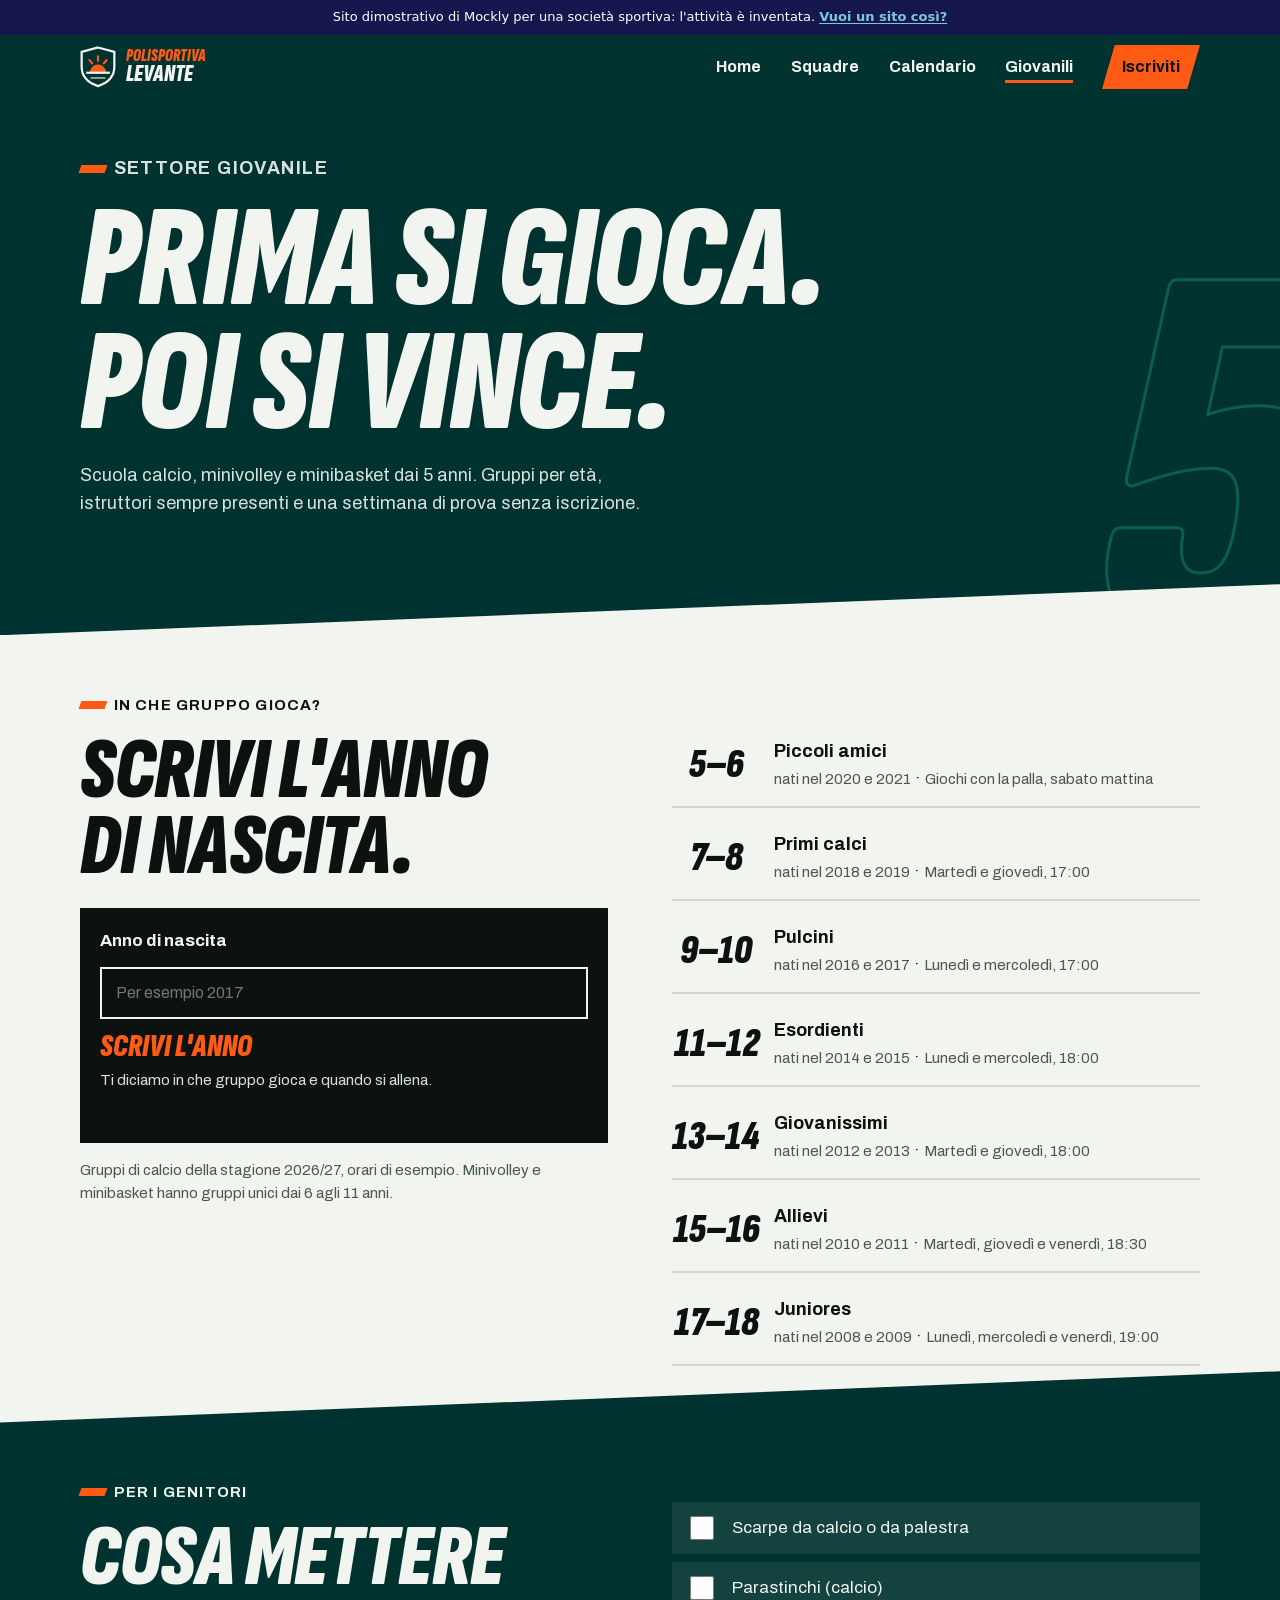
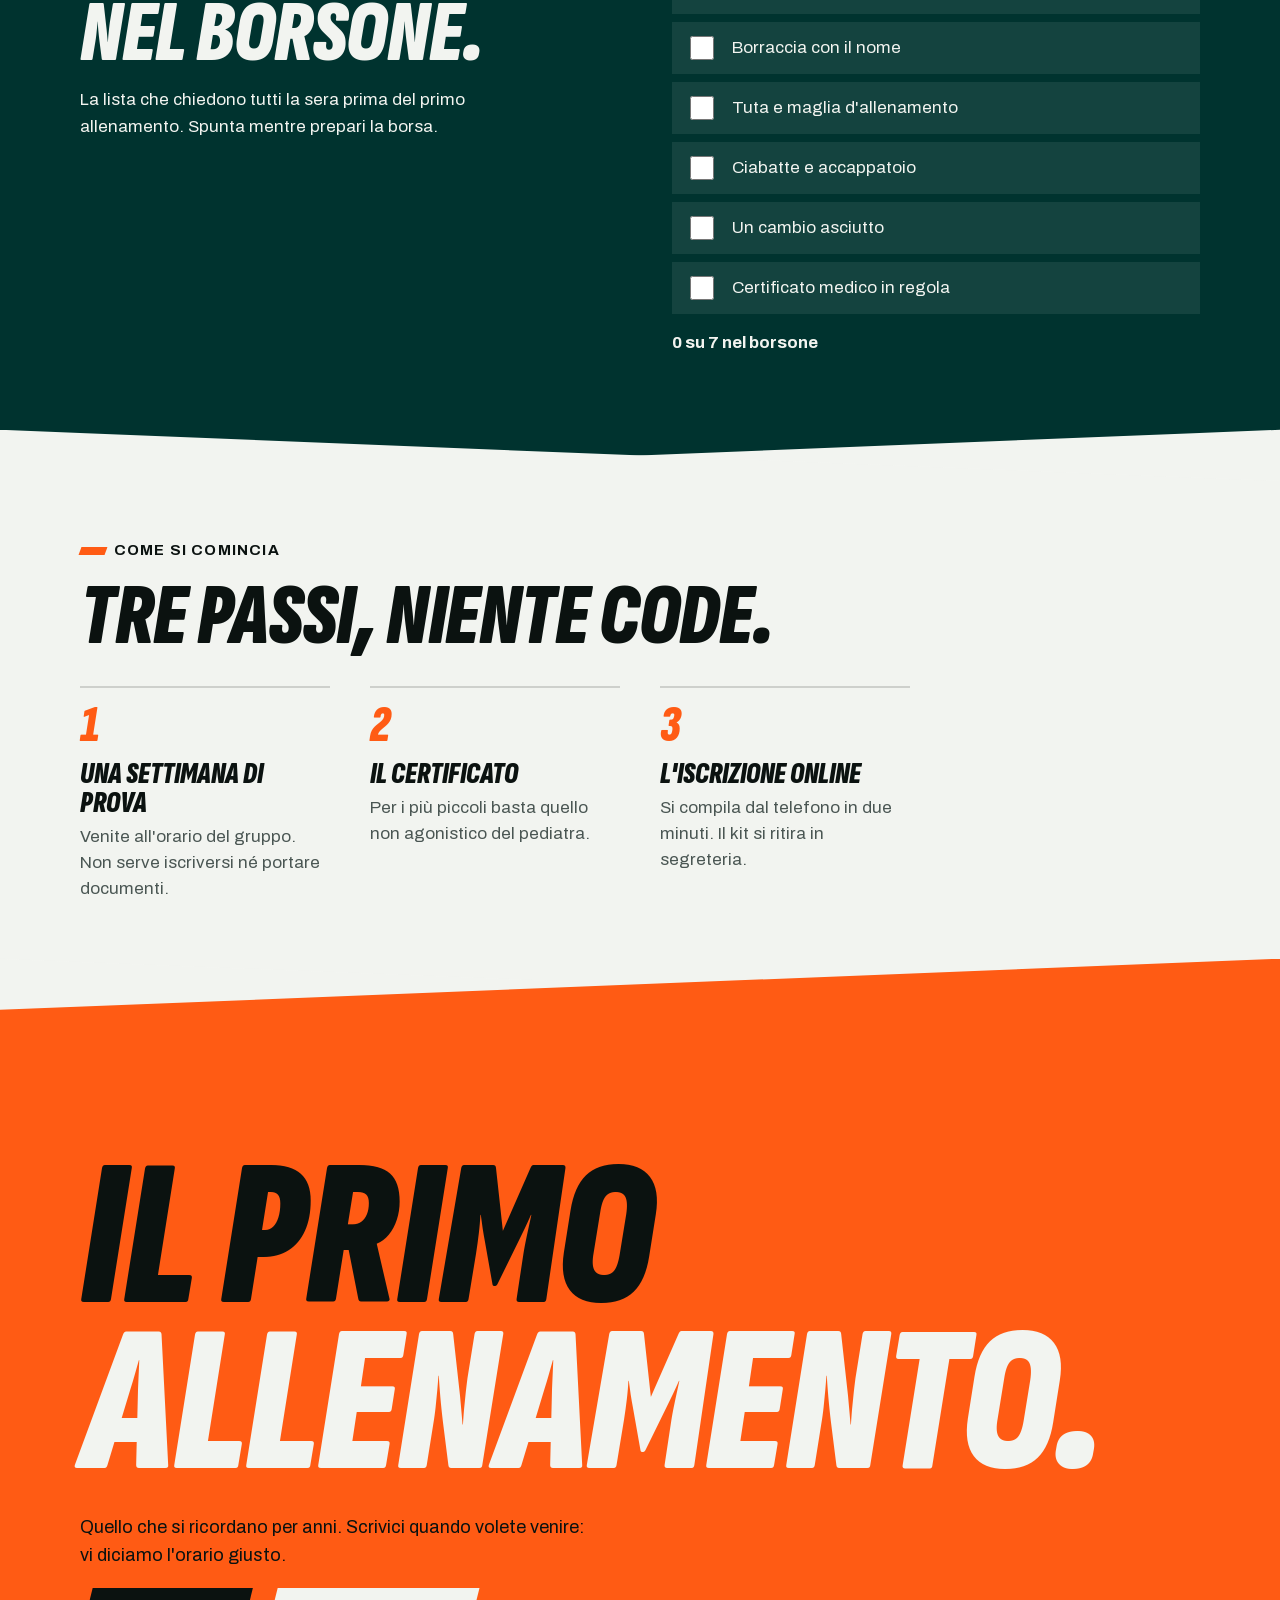
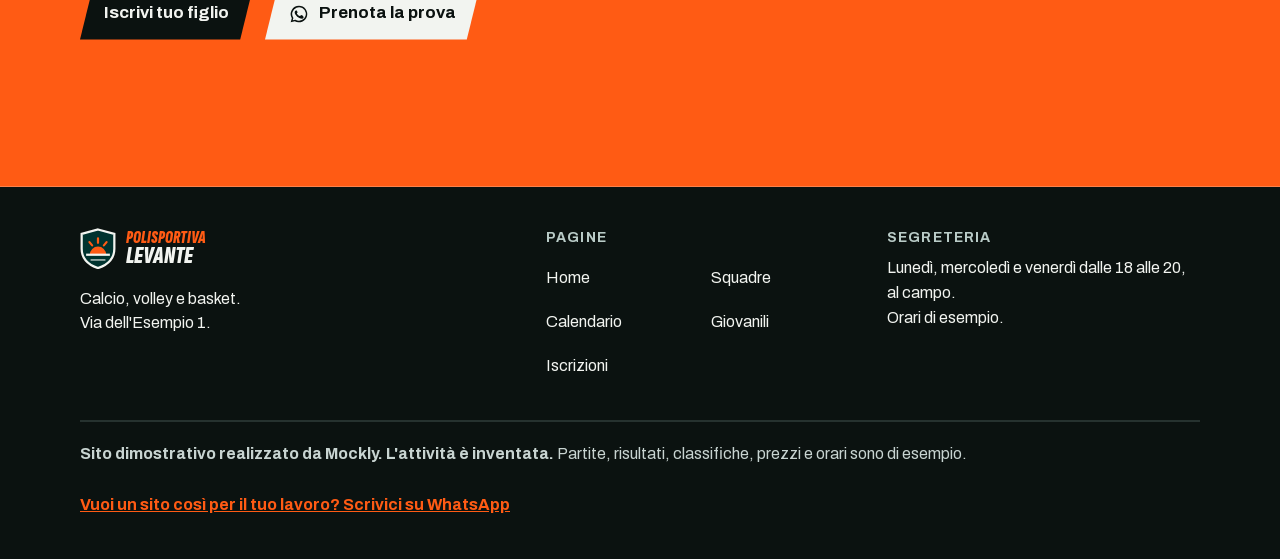
<file: giovanili.html>
<!doctype html>
<html lang="it">
<head>
<meta charset="utf-8">
<meta name="viewport" content="width=device-width, initial-scale=1, viewport-fit=cover">
<title>Giovanili · Polisportiva Levante (sito dimostrativo)</title>
<meta name="description" content="Settore giovanile di una polisportiva inventata: gruppi per età, orari di esempio, lista del borsone e settimana di prova.">
<meta name="theme-color" content="#00332f">
<meta property="og:type" content="website">
<meta property="og:locale" content="it_IT">
<meta property="og:site_name" content="Polisportiva Levante (sito dimostrativo)">
<meta property="og:title" content="Giovanili · Polisportiva Levante (sito dimostrativo)">
<meta property="og:description" content="Settore giovanile di una polisportiva inventata: gruppi per età, orari di esempio, lista del borsone e settimana di prova.">
<meta property="og:image" content="assets/img/anteprima-social.jpg">
<meta property="og:image:width" content="1200">
<meta property="og:image:height" content="630">
<meta property="og:image:alt" content="Pallone sul campo di sera e il tabellone della prossima partita della Polisportiva Levante, società inventata">
<meta name="twitter:card" content="summary_large_image">
<link rel="icon" href="assets/icons/favicon.svg" type="image/svg+xml">
<link rel="icon" href="assets/icons/favicon-32.png" sizes="32x32" type="image/png">
<link rel="apple-touch-icon" href="assets/icons/apple-touch-icon.png">
<link rel="manifest" href="site.webmanifest">
<link rel="preload" href="assets/fonts/sofia-xcond-italic.woff2" as="font" type="font/woff2" crossorigin>
<link rel="preload" href="assets/fonts/archivo.woff2" as="font" type="font/woff2" crossorigin>
<link rel="stylesheet" href="styles.css?v=17">
<script>document.documentElement.classList.add("js")</script>
</head>
<body>
<!-- Striscia Mockly: dice che questo è un sito dimostrativo -->
<div class="mockly-demo-bar" role="note"><p>Sito dimostrativo di Mockly per una società sportiva: l'attività è inventata. <a href="https://mockly.it/">Vuoi un sito così?</a></p></div>
<script>(function(){var b=document.currentScript.previousElementSibling,h=[];function pad(){var c=getComputedStyle(document.body),t=parseFloat(c.paddingTop)||0;b.style.margin="-"+t+"px -"+(parseFloat(c.paddingRight)||0)+"px "+t+"px -"+(parseFloat(c.paddingLeft)||0)+"px";}function find(){pad();h=[].filter.call(document.body.querySelectorAll("*"),function(e){if(e===b||b.contains(e))return false;if(e.hasAttribute("data-mockly-bar"))return true;var s=getComputedStyle(e);if(s.position!=="fixed"||s.top!=="0px")return false;var r=e.getBoundingClientRect();if(r.height>20&&r.height<innerHeight*.5&&r.width>innerWidth*.5){e.setAttribute("data-mockly-bar","");return true;}return false;});move();}function move(){var t=Math.max(0,b.offsetHeight-scrollY)+"px";h.forEach(function(e){e.style.top=t;});}addEventListener("load",find);addEventListener("resize",find);addEventListener("scroll",move,{passive:true});if(document.readyState!=="loading")find();else document.addEventListener("DOMContentLoaded",find);})();</script>
<style>.mockly-demo-bar{position:relative;z-index:1;margin:0;padding:8px 16px;background:#16174F;color:#fff;font:500 13px/1.45 system-ui,-apple-system,"Segoe UI",Roboto,sans-serif;text-align:center;letter-spacing:0}.mockly-demo-bar p{margin:0;color:inherit;font:inherit}.mockly-demo-bar a{color:#7FC8D8;font-weight:600;text-decoration:underline;text-underline-offset:2px}.mockly-demo-bar a:focus-visible{outline:2px solid #7FC8D8;outline-offset:2px}</style>
<a class="salta" href="#contenuto">Vai al contenuto</a>
<header class="testata">
  <div class="contenitore testata__riga">
    <a class="marchio" href="index.html" aria-label="Polisportiva Levante, torna alla home"><svg viewBox="0 0 48 56" aria-hidden="true" focusable="false"><path d="M24 2 46 8v20c0 14-10 22-22 26C12 50 2 42 2 28V8Z" fill="#00332f" stroke="#f2f4f0" stroke-width="3"/><path d="M13 36a11 11 0 0 1 22 0Z" fill="#ff5b14"/><path d="M24 14v6M12.5 19l3.6 4.4M35.5 19l-3.6 4.4" stroke="#ff5b14" stroke-width="3" stroke-linecap="round"/><path d="M8 36h32" stroke="#f2f4f0" stroke-width="3"/><path d="M14 43h20" stroke="#f2f4f0" stroke-width="2.5" opacity=".6"/></svg><span><small>Polisportiva</small>Levante</span></a>
    <nav class="nav-pc" aria-label="Principale"><a href="index.html">Home</a><a href="squadre.html">Squadre</a><a href="calendario.html">Calendario</a><a href="giovanili.html" aria-current="page">Giovanili</a><a class="btn btn--arancio" href="iscrizioni.html">Iscriviti</a></nav>
    <button class="btn-menu" type="button" aria-expanded="false" aria-controls="menu">Menu<span aria-hidden="true"><i></i><i></i><i></i></span></button>
  </div>
</header>
<div class="velo" aria-hidden="true"></div>
<div class="menu su-scuro" id="menu" role="dialog" aria-modal="true" aria-label="Menu" aria-hidden="true" inert>
  <div class="menu__testa">
    <span class="marchio" aria-hidden="true"><svg viewBox="0 0 48 56" aria-hidden="true" focusable="false"><path d="M24 2 46 8v20c0 14-10 22-22 26C12 50 2 42 2 28V8Z" fill="#00332f" stroke="#f2f4f0" stroke-width="3"/><path d="M13 36a11 11 0 0 1 22 0Z" fill="#ff5b14"/><path d="M24 14v6M12.5 19l3.6 4.4M35.5 19l-3.6 4.4" stroke="#ff5b14" stroke-width="3" stroke-linecap="round"/><path d="M8 36h32" stroke="#f2f4f0" stroke-width="3"/><path d="M14 43h20" stroke="#f2f4f0" stroke-width="2.5" opacity=".6"/></svg></span>
    <button class="btn-chiudi" type="button" aria-label="Chiudi il menu"><svg viewBox="0 0 24 24" aria-hidden="true"><path d="M5 5l14 14M19 5 5 19" stroke="currentColor" stroke-width="3" stroke-linecap="square"/></svg></button>
  </div>
  <ul class="menu__lista"><li><a href="index.html"><small>01</small>Home</a></li><li><a href="squadre.html"><small>02</small>Squadre</a></li><li><a href="calendario.html"><small>03</small>Calendario</a></li><li><a href="giovanili.html" aria-current="page"><small>04</small>Giovanili</a></li><li><a href="iscrizioni.html"><small>05</small>Iscrizioni</a></li></ul>
  <div class="menu__piede">
    <a class="btn btn--arancio" href="iscrizioni.html">Iscriviti alla stagione</a>
    <p>Segreteria al campo: lun, mer e ven dalle 18 alle 20 (orari di esempio).</p>
  </div>
</div>
<main id="contenuto">
<section class="testa-pagina" aria-labelledby="titolo-pagina">
  <span class="testa-pagina__numero" aria-hidden="true">5</span>
  <div class="contenitore">
    <p class="occhiello">Settore giovanile</p>
    <h1 class="titolo" id="titolo-pagina">Prima si gioca. Poi si vince.</h1>
    <p>Scuola calcio, minivolley e minibasket dai 5 anni. Gruppi per età, istruttori sempre presenti e una settimana di prova senza iscrizione.</p>
  </div>
</section>
<section class="sezione su-gesso" aria-labelledby="titolo-gruppi">
  <div class="contenitore giovanili__griglia">
    <div>
      <p class="occhiello">In che gruppo gioca?</p>
      <h2 class="titolo h-sezione" id="titolo-gruppi">Scrivi l'anno di nascita.</h2>
      <div class="calcola" data-calcola>
        <label for="anno" style="font-weight:700">Anno di nascita</label>
        <input class="campo-anno" id="anno" type="number" inputmode="numeric" min="1990" max="2030" placeholder="Per esempio 2017" style="min-height:3.25rem;padding:.75rem .9rem;font-size:1rem;border:2px solid var(--gesso);background:transparent;color:var(--gesso);width:100%">
        <p class="calcola__risposta" data-risposta aria-live="polite">Scrivi l'anno</p>
      </div>
      <p style="margin-top:1rem;font-size:.9375rem;color:var(--grigio)">Gruppi di calcio della stagione <span data-stagione>2026/27</span>, orari di esempio. Minivolley e minibasket hanno gruppi unici dai 6 agli 11 anni.</p>
    </div>
    <ol class="categorie" aria-label="Gruppi di calcio per età"><li class="categoria" data-categoria="0"><b>5–6</b><div><strong>Piccoli amici</strong><span data-anni data-min="5" data-max="6"></span> · <span>Giochi con la palla, sabato mattina</span></div></li><li class="categoria" data-categoria="1"><b>7–8</b><div><strong>Primi calci</strong><span data-anni data-min="7" data-max="8"></span> · <span>Martedì e giovedì, 17:00</span></div></li><li class="categoria" data-categoria="2"><b>9–10</b><div><strong>Pulcini</strong><span data-anni data-min="9" data-max="10"></span> · <span>Lunedì e mercoledì, 17:00</span></div></li><li class="categoria" data-categoria="3"><b>11–12</b><div><strong>Esordienti</strong><span data-anni data-min="11" data-max="12"></span> · <span>Lunedì e mercoledì, 18:00</span></div></li><li class="categoria" data-categoria="4"><b>13–14</b><div><strong>Giovanissimi</strong><span data-anni data-min="13" data-max="14"></span> · <span>Martedì e giovedì, 18:00</span></div></li><li class="categoria" data-categoria="5"><b>15–16</b><div><strong>Allievi</strong><span data-anni data-min="15" data-max="16"></span> · <span>Martedì, giovedì e venerdì, 18:30</span></div></li><li class="categoria" data-categoria="6"><b>17–18</b><div><strong>Juniores</strong><span data-anni data-min="17" data-max="18"></span> · <span>Lunedì, mercoledì e venerdì, 19:00</span></div></li></ol>
  </div>
</section>
<section class="fascia su-scuro" aria-labelledby="titolo-borsone">
  <div class="contenitore giovanili__griglia">
    <div>
      <p class="occhiello entra">Per i genitori</p>
      <h2 class="titolo h-sezione entra" id="titolo-borsone" data-ritardo="1">Cosa mettere nel borsone.</h2>
      <p class="entra" data-ritardo="2" style="margin-top:1rem;max-width:30rem">La lista che chiedono tutti la sera prima del primo allenamento. Spunta mentre prepari la borsa.</p>
    </div>
    <div>
      <ul class="borsone" data-borsone><li><label><input type="checkbox"><span>Scarpe da calcio o da palestra</span></label></li><li><label><input type="checkbox"><span>Parastinchi (calcio)</span></label></li><li><label><input type="checkbox"><span>Borraccia con il nome</span></label></li><li><label><input type="checkbox"><span>Tuta e maglia d'allenamento</span></label></li><li><label><input type="checkbox"><span>Ciabatte e accappatoio</span></label></li><li><label><input type="checkbox"><span>Un cambio asciutto</span></label></li><li><label><input type="checkbox"><span>Certificato medico in regola</span></label></li></ul>
      <p class="borsone__stato" data-borsone-stato aria-live="polite"></p>
    </div>
  </div>
</section>
<section class="fascia fascia--al-contrario su-gesso" aria-labelledby="titolo-prova">
  <div class="contenitore">
    <p class="occhiello entra">Come si comincia</p>
    <h2 class="titolo h-sezione entra" id="titolo-prova" data-ritardo="1">Tre passi, niente code.</h2>
    <ol class="lavagna" style="color:var(--inchiostro)">
      <li class="entra" style="border-top-color:rgba(0,0,0,.15)"><h3>Una settimana di prova</h3><p style="color:var(--grigio)">Venite all'orario del gruppo. Non serve iscriversi né portare documenti.</p></li>
      <li class="entra" data-ritardo="1" style="border-top-color:rgba(0,0,0,.15)"><h3>Il certificato</h3><p style="color:var(--grigio)">Per i più piccoli basta quello non agonistico del pediatra.</p></li>
      <li class="entra" data-ritardo="2" style="border-top-color:rgba(0,0,0,.15)"><h3>L'iscrizione online</h3><p style="color:var(--grigio)">Si compila dal telefono in due minuti. Il kit si ritira in segreteria.</p></li>
    </ol>
  </div>
</section>
<section class="fascia fascia--fine su-arancio finale" aria-labelledby="titolo-finale">

  <div class="contenitore">
    <h2 class="titolo finale__titolo entra" id="titolo-finale"><span>Il primo</span><span>allenamento.</span></h2>
    <p class="entra" data-ritardo="1" style="max-width:32rem;margin-top:1.5rem;font-size:1.125rem">Quello che si ricordano per anni. Scrivici quando volete venire: vi diciamo l'orario giusto.</p>
    <div class="entra" data-ritardo="2" style="display:flex;flex-wrap:wrap;gap:.75rem;margin-top:1rem">
      <a class="btn btn--scuro" href="iscrizioni.html">Iscrivi tuo figlio</a>
      <a class="btn btn--chiaro" data-wa-testo="Ciao, dal sito di prova della Polisportiva Levante (demo Mockly): vorrei portare mio figlio a una settimana di prova." href="https://wa.me/393517578080"><svg viewBox="0 0 24 24" aria-hidden="true" focusable="false"><path fill="currentColor" d="M12 2a10 10 0 0 0-8.6 15.1L2 22l5-1.3A10 10 0 1 0 12 2Zm0 18.2a8.2 8.2 0 0 1-4.2-1.2l-.3-.2-3 .8.8-2.9-.2-.3A8.2 8.2 0 1 1 12 20.2Zm4.5-6.1c-.2-.1-1.5-.7-1.7-.8-.2-.1-.4-.1-.6.1l-.8 1c-.1.2-.3.2-.5.1a6.7 6.7 0 0 1-3.3-2.9c-.3-.4.2-.4.7-1.3.1-.2 0-.3 0-.4l-.8-1.8c-.2-.5-.4-.4-.6-.4h-.5a1 1 0 0 0-.7.3 3 3 0 0 0-.9 2.2 5.2 5.2 0 0 0 1.1 2.7 11.8 11.8 0 0 0 4.5 4c1.7.7 2.4.8 3.2.7.5-.1 1.5-.6 1.8-1.2.2-.6.2-1.1.1-1.2l-.4-.2Z"/></svg>Prenota la prova</a>
    </div>
  </div>
</section>
</main>
<div class="barra">
  <a class="barra__partita" href="calendario.html"><small data-barra-fra>Prossima partita</small><strong data-barra-partita>Calendario</strong></a>
  <a class="btn btn--arancio" href="iscrizioni.html">Iscriviti</a>
</div>
<footer class="piede">
  <div class="contenitore">
    <div class="piede__griglia">
      <div>
        <span class="marchio"><svg viewBox="0 0 48 56" aria-hidden="true" focusable="false"><path d="M24 2 46 8v20c0 14-10 22-22 26C12 50 2 42 2 28V8Z" fill="#00332f" stroke="#f2f4f0" stroke-width="3"/><path d="M13 36a11 11 0 0 1 22 0Z" fill="#ff5b14"/><path d="M24 14v6M12.5 19l3.6 4.4M35.5 19l-3.6 4.4" stroke="#ff5b14" stroke-width="3" stroke-linecap="round"/><path d="M8 36h32" stroke="#f2f4f0" stroke-width="3"/><path d="M14 43h20" stroke="#f2f4f0" stroke-width="2.5" opacity=".6"/></svg><span><small>Polisportiva</small>Levante</span></span>
        <p style="margin-top:1rem">Calcio, volley e basket.<br>Via dell'Esempio 1.</p>
      </div>
      <nav aria-label="Pagine del sito"><h2>Pagine</h2><ul class="piede__lista"><li><a href="index.html">Home</a></li><li><a href="squadre.html">Squadre</a></li><li><a href="calendario.html">Calendario</a></li><li><a href="giovanili.html">Giovanili</a></li><li><a href="iscrizioni.html">Iscrizioni</a></li></ul></nav>
      <div><h2>Segreteria</h2><p>Lunedì, mercoledì e venerdì dalle 18 alle 20, al campo.<br>Orari di esempio.</p></div>
    </div>
    <div class="piede__demo">
      <p><strong>Sito dimostrativo realizzato da Mockly. L'attività è inventata.</strong> Partite, risultati, classifiche, prezzi e orari sono di esempio.</p>
      <a data-wa-testo="Ciao Mockly, ho visto la demo della Polisportiva Levante. Vorrei un sito così per la mia società." href="https://wa.me/393517578080">Vuoi un sito così per il tuo lavoro? Scrivici su WhatsApp</a>
    </div>
  </div>
</footer>
<script src="script.js?v=16" defer></script>
</body>
</html>
</file>
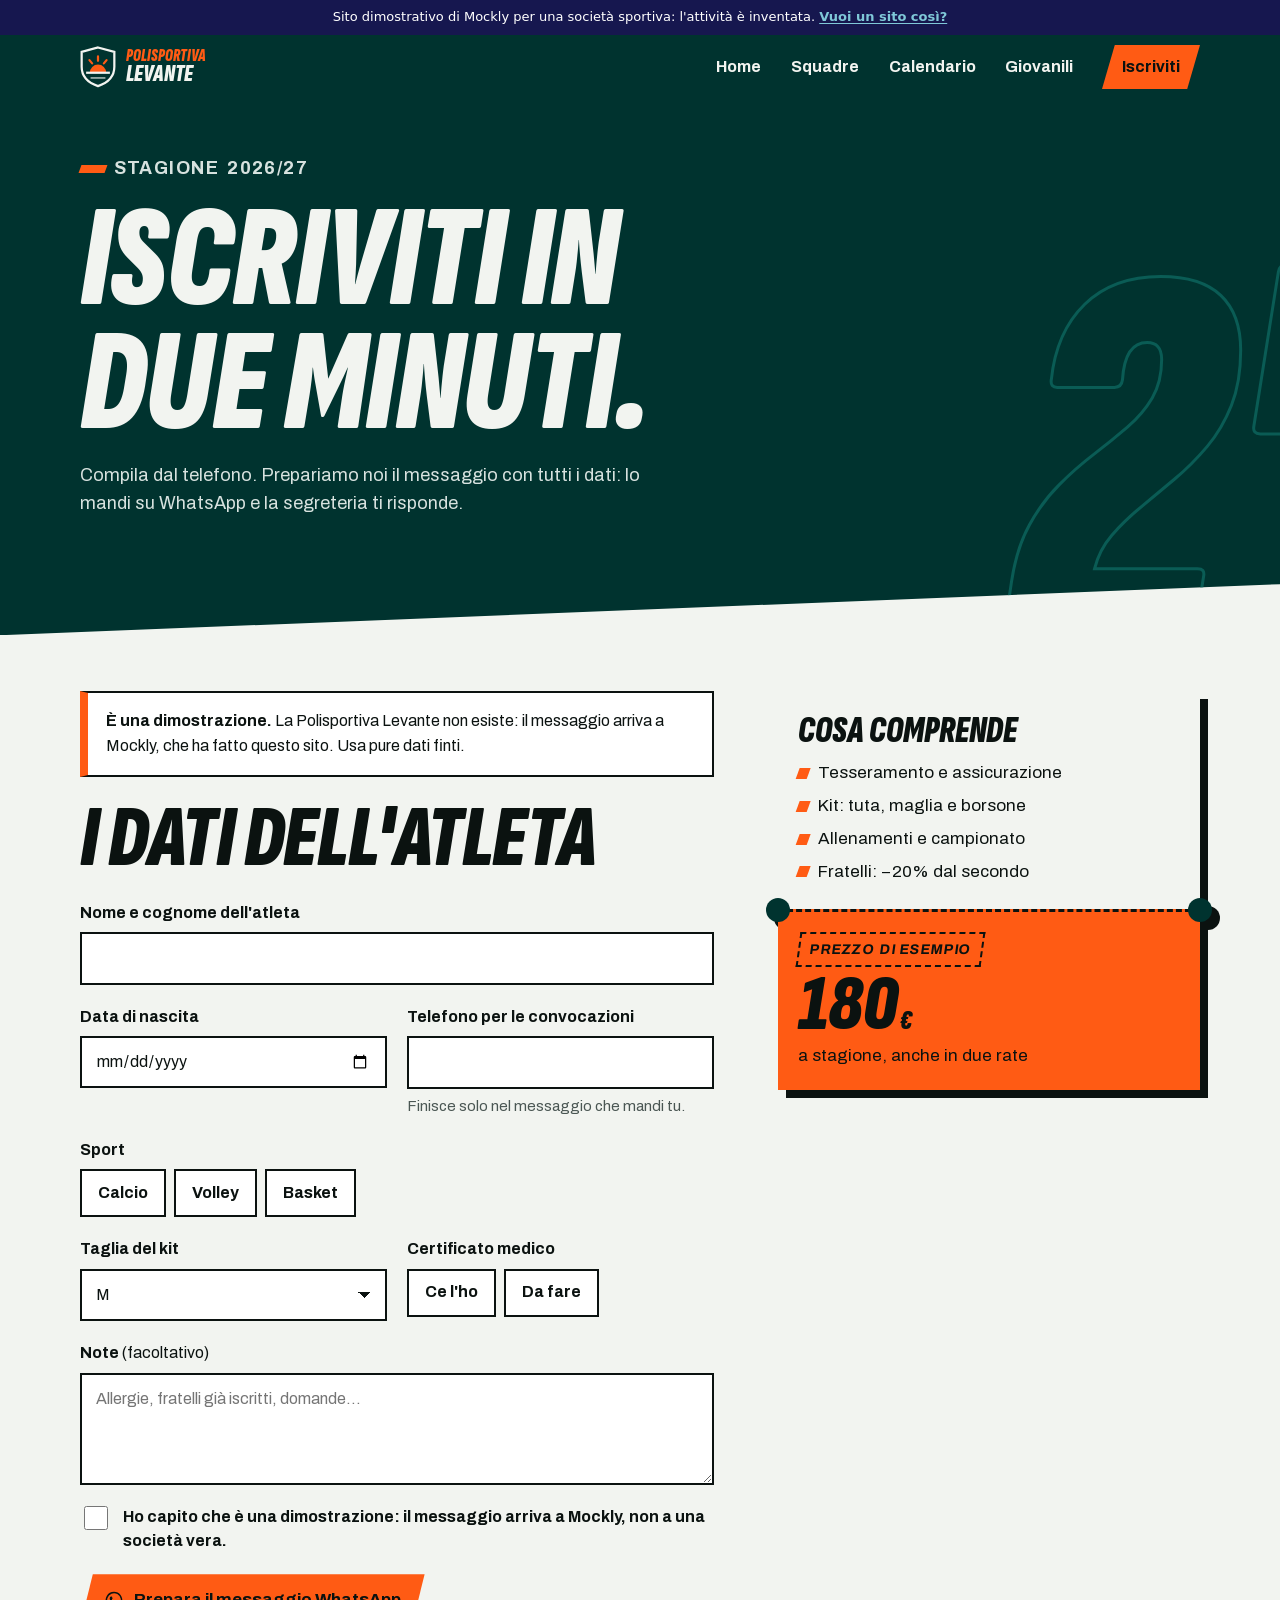
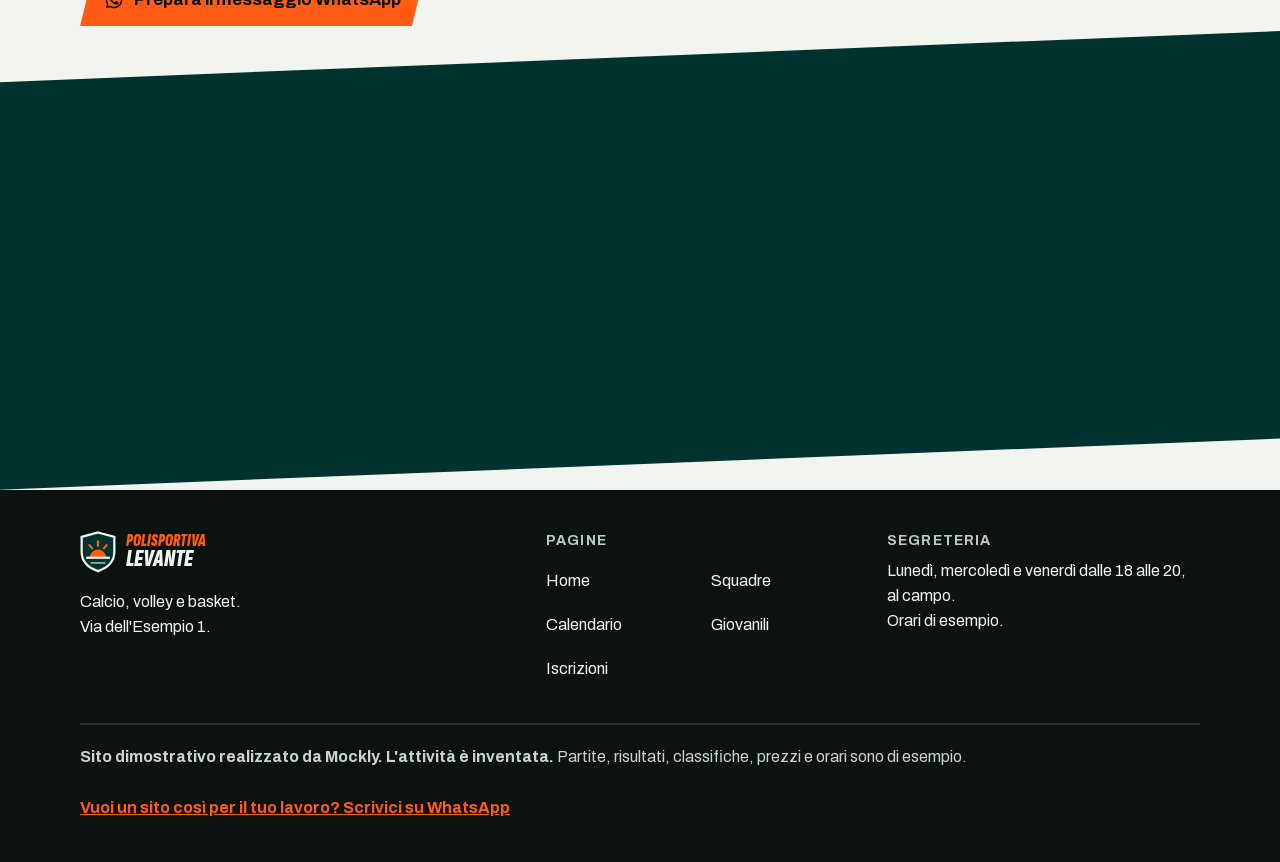
<file: iscrizioni.html>
<!doctype html>
<html lang="it">
<head>
<meta charset="utf-8">
<meta name="viewport" content="width=device-width, initial-scale=1, viewport-fit=cover">
<title>Iscrizioni · Polisportiva Levante (sito dimostrativo)</title>
<meta name="description" content="Modulo di iscrizione di prova a una polisportiva inventata: si compila dal telefono e prepara un messaggio WhatsApp con il riepilogo.">
<meta name="theme-color" content="#00332f">
<meta property="og:type" content="website">
<meta property="og:locale" content="it_IT">
<meta property="og:site_name" content="Polisportiva Levante (sito dimostrativo)">
<meta property="og:title" content="Iscrizioni · Polisportiva Levante (sito dimostrativo)">
<meta property="og:description" content="Modulo di iscrizione di prova a una polisportiva inventata: si compila dal telefono e prepara un messaggio WhatsApp con il riepilogo.">
<meta property="og:image" content="assets/img/anteprima-social.jpg">
<meta property="og:image:width" content="1200">
<meta property="og:image:height" content="630">
<meta property="og:image:alt" content="Pallone sul campo di sera e il tabellone della prossima partita della Polisportiva Levante, società inventata">
<meta name="twitter:card" content="summary_large_image">
<link rel="icon" href="assets/icons/favicon.svg" type="image/svg+xml">
<link rel="icon" href="assets/icons/favicon-32.png" sizes="32x32" type="image/png">
<link rel="apple-touch-icon" href="assets/icons/apple-touch-icon.png">
<link rel="manifest" href="site.webmanifest">
<link rel="preload" href="assets/fonts/sofia-xcond-italic.woff2" as="font" type="font/woff2" crossorigin>
<link rel="preload" href="assets/fonts/archivo.woff2" as="font" type="font/woff2" crossorigin>
<link rel="stylesheet" href="styles.css?v=17">
<script>document.documentElement.classList.add("js")</script>
</head>
<body>
<!-- Striscia Mockly: dice che questo è un sito dimostrativo -->
<div class="mockly-demo-bar" role="note"><p>Sito dimostrativo di Mockly per una società sportiva: l'attività è inventata. <a href="https://mockly.it/">Vuoi un sito così?</a></p></div>
<script>(function(){var b=document.currentScript.previousElementSibling,h=[];function pad(){var c=getComputedStyle(document.body),t=parseFloat(c.paddingTop)||0;b.style.margin="-"+t+"px -"+(parseFloat(c.paddingRight)||0)+"px "+t+"px -"+(parseFloat(c.paddingLeft)||0)+"px";}function find(){pad();h=[].filter.call(document.body.querySelectorAll("*"),function(e){if(e===b||b.contains(e))return false;if(e.hasAttribute("data-mockly-bar"))return true;var s=getComputedStyle(e);if(s.position!=="fixed"||s.top!=="0px")return false;var r=e.getBoundingClientRect();if(r.height>20&&r.height<innerHeight*.5&&r.width>innerWidth*.5){e.setAttribute("data-mockly-bar","");return true;}return false;});move();}function move(){var t=Math.max(0,b.offsetHeight-scrollY)+"px";h.forEach(function(e){e.style.top=t;});}addEventListener("load",find);addEventListener("resize",find);addEventListener("scroll",move,{passive:true});if(document.readyState!=="loading")find();else document.addEventListener("DOMContentLoaded",find);})();</script>
<style>.mockly-demo-bar{position:relative;z-index:1;margin:0;padding:8px 16px;background:#16174F;color:#fff;font:500 13px/1.45 system-ui,-apple-system,"Segoe UI",Roboto,sans-serif;text-align:center;letter-spacing:0}.mockly-demo-bar p{margin:0;color:inherit;font:inherit}.mockly-demo-bar a{color:#7FC8D8;font-weight:600;text-decoration:underline;text-underline-offset:2px}.mockly-demo-bar a:focus-visible{outline:2px solid #7FC8D8;outline-offset:2px}</style>
<a class="salta" href="#contenuto">Vai al contenuto</a>
<header class="testata">
  <div class="contenitore testata__riga">
    <a class="marchio" href="index.html" aria-label="Polisportiva Levante, torna alla home"><svg viewBox="0 0 48 56" aria-hidden="true" focusable="false"><path d="M24 2 46 8v20c0 14-10 22-22 26C12 50 2 42 2 28V8Z" fill="#00332f" stroke="#f2f4f0" stroke-width="3"/><path d="M13 36a11 11 0 0 1 22 0Z" fill="#ff5b14"/><path d="M24 14v6M12.5 19l3.6 4.4M35.5 19l-3.6 4.4" stroke="#ff5b14" stroke-width="3" stroke-linecap="round"/><path d="M8 36h32" stroke="#f2f4f0" stroke-width="3"/><path d="M14 43h20" stroke="#f2f4f0" stroke-width="2.5" opacity=".6"/></svg><span><small>Polisportiva</small>Levante</span></a>
    <nav class="nav-pc" aria-label="Principale"><a href="index.html">Home</a><a href="squadre.html">Squadre</a><a href="calendario.html">Calendario</a><a href="giovanili.html">Giovanili</a><a class="btn btn--arancio" href="iscrizioni.html" aria-current="page">Iscriviti</a></nav>
    <button class="btn-menu" type="button" aria-expanded="false" aria-controls="menu">Menu<span aria-hidden="true"><i></i><i></i><i></i></span></button>
  </div>
</header>
<div class="velo" aria-hidden="true"></div>
<div class="menu su-scuro" id="menu" role="dialog" aria-modal="true" aria-label="Menu" aria-hidden="true" inert>
  <div class="menu__testa">
    <span class="marchio" aria-hidden="true"><svg viewBox="0 0 48 56" aria-hidden="true" focusable="false"><path d="M24 2 46 8v20c0 14-10 22-22 26C12 50 2 42 2 28V8Z" fill="#00332f" stroke="#f2f4f0" stroke-width="3"/><path d="M13 36a11 11 0 0 1 22 0Z" fill="#ff5b14"/><path d="M24 14v6M12.5 19l3.6 4.4M35.5 19l-3.6 4.4" stroke="#ff5b14" stroke-width="3" stroke-linecap="round"/><path d="M8 36h32" stroke="#f2f4f0" stroke-width="3"/><path d="M14 43h20" stroke="#f2f4f0" stroke-width="2.5" opacity=".6"/></svg></span>
    <button class="btn-chiudi" type="button" aria-label="Chiudi il menu"><svg viewBox="0 0 24 24" aria-hidden="true"><path d="M5 5l14 14M19 5 5 19" stroke="currentColor" stroke-width="3" stroke-linecap="square"/></svg></button>
  </div>
  <ul class="menu__lista"><li><a href="index.html"><small>01</small>Home</a></li><li><a href="squadre.html"><small>02</small>Squadre</a></li><li><a href="calendario.html"><small>03</small>Calendario</a></li><li><a href="giovanili.html"><small>04</small>Giovanili</a></li><li><a href="iscrizioni.html" aria-current="page"><small>05</small>Iscrizioni</a></li></ul>
  <div class="menu__piede">
    <a class="btn btn--arancio" href="iscrizioni.html">Iscriviti alla stagione</a>
    <p>Segreteria al campo: lun, mer e ven dalle 18 alle 20 (orari di esempio).</p>
  </div>
</div>
<main id="contenuto">
<section class="testa-pagina" aria-labelledby="titolo-pagina">
  <span class="testa-pagina__numero" aria-hidden="true">2'</span>
  <div class="contenitore">
    <p class="occhiello">Stagione <span data-stagione>2026/27</span></p>
    <h1 class="titolo" id="titolo-pagina">Iscriviti in due minuti.</h1>
    <p>Compila dal telefono. Prepariamo noi il messaggio con tutti i dati: lo mandi su WhatsApp e la segreteria ti risponde.</p>
  </div>
</section>
<section class="sezione su-gesso" aria-labelledby="titolo-modulo">
  <div class="contenitore iscrizioni__griglia">
    <div>
      <p class="avviso" style="margin-bottom:1.5rem"><strong>È una dimostrazione.</strong> La Polisportiva Levante non esiste: il messaggio arriva a Mockly, che ha fatto questo sito. Usa pure dati finti.</p>
      <h2 class="titolo h-sezione" id="titolo-modulo">I dati dell'atleta</h2>
      <form class="modulo" id="modulo" data-iscrizione novalidate style="margin-top:1.5rem">
        <p class="avviso avviso--errore" data-errori role="alert" hidden></p>
        <div class="campo" data-campo="atleta">
          <label for="atleta">Nome e cognome dell'atleta</label>
          <input id="atleta" name="atleta" type="text" autocomplete="name" required aria-describedby="e-atleta">
          <p class="campo__errore" id="e-atleta"></p>
        </div>
        <div class="modulo__due">
          <div class="campo" data-campo="nascita">
            <label for="nascita">Data di nascita</label>
            <input id="nascita" name="nascita" type="date" required aria-describedby="e-nascita">
            <p class="campo__errore" id="e-nascita"></p>
          </div>
          <div class="campo" data-campo="telefono">
            <label for="telefono">Telefono per le convocazioni</label>
            <input id="telefono" name="telefono" type="tel" inputmode="tel" autocomplete="tel" required aria-describedby="a-telefono e-telefono">
            <p class="aiuto" id="a-telefono">Finisce solo nel messaggio che mandi tu.</p>
            <p class="campo__errore" id="e-telefono"></p>
          </div>
        </div>
        <fieldset class="campo" data-campo="sport" aria-describedby="e-sport">
          <legend>Sport</legend>
          <div class="scelte">
            <label class="scelta"><input type="radio" name="sport" value="calcio"><span>Calcio</span></label>
            <label class="scelta"><input type="radio" name="sport" value="volley"><span>Volley</span></label>
            <label class="scelta"><input type="radio" name="sport" value="basket"><span>Basket</span></label>
          </div>
          <p class="categoria-auto" data-categoria-auto aria-live="polite"></p>
          <p class="campo__errore" id="e-sport"></p>
        </fieldset>
        <div class="campo" data-campo="genitore" data-genitore hidden>
          <label for="genitore">Nome di un genitore</label>
          <input id="genitore" name="genitore" type="text" autocomplete="off" aria-describedby="e-genitore">
          <p class="campo__errore" id="e-genitore"></p>
        </div>
        <div class="modulo__due">
          <div class="campo" data-campo="taglia">
            <label for="taglia">Taglia del kit</label>
            <select id="taglia" name="taglia">
              <option>6–8 anni</option><option>9–11 anni</option><option>12–14 anni</option><option>S</option><option selected>M</option><option>L</option><option>XL</option><option>XXL</option>
            </select>
          </div>
          <fieldset class="campo" data-campo="certificato" aria-describedby="e-certificato">
            <legend>Certificato medico</legend>
            <div class="scelte">
              <label class="scelta"><input type="radio" name="certificato" value="già valido"><span>Ce l'ho</span></label>
              <label class="scelta"><input type="radio" name="certificato" value="da fare"><span>Da fare</span></label>
            </div>
            <p class="campo__errore" id="e-certificato"></p>
          </fieldset>
        </div>
        <div class="campo" data-campo="note">
          <label for="note">Note <span style="font-weight:400">(facoltativo)</span></label>
          <textarea id="note" name="note" placeholder="Allergie, fratelli già iscritti, domande…"></textarea>
        </div>
        <div class="campo" data-campo="consenso">
          <label class="spunta"><input type="checkbox" name="consenso" id="consenso" aria-describedby="e-consenso"><span>Ho capito che è una dimostrazione: il messaggio arriva a Mockly, non a una società vera.</span></label>
          <p class="campo__errore" id="e-consenso"></p>
        </div>
        <button class="btn btn--arancio" type="submit" style="justify-self:start"><svg viewBox="0 0 24 24" aria-hidden="true" focusable="false"><path fill="currentColor" d="M12 2a10 10 0 0 0-8.6 15.1L2 22l5-1.3A10 10 0 1 0 12 2Zm0 18.2a8.2 8.2 0 0 1-4.2-1.2l-.3-.2-3 .8.8-2.9-.2-.3A8.2 8.2 0 1 1 12 20.2Zm4.5-6.1c-.2-.1-1.5-.7-1.7-.8-.2-.1-.4-.1-.6.1l-.8 1c-.1.2-.3.2-.5.1a6.7 6.7 0 0 1-3.3-2.9c-.3-.4.2-.4.7-1.3.1-.2 0-.3 0-.4l-.8-1.8c-.2-.5-.4-.4-.6-.4h-.5a1 1 0 0 0-.7.3 3 3 0 0 0-.9 2.2 5.2 5.2 0 0 0 1.1 2.7 11.8 11.8 0 0 0 4.5 4c1.7.7 2.4.8 3.2.7.5-.1 1.5-.6 1.8-1.2.2-.6.2-1.1.1-1.2l-.4-.2Z"/></svg><span>Prepara il messaggio WhatsApp</span></button>
      </form>
      <div class="riepilogo" data-riepilogo hidden tabindex="-1" style="margin-top:2rem">
        <h3>Messaggio pronto</h3>
        <p data-esito></p>
        <p data-testo style="background:rgba(255,255,255,.08);padding:1rem"></p>
        <a class="btn btn--arancio" data-wa href="https://wa.me/393517578080" target="_blank" rel="noopener"><svg viewBox="0 0 24 24" aria-hidden="true" focusable="false"><path fill="currentColor" d="M12 2a10 10 0 0 0-8.6 15.1L2 22l5-1.3A10 10 0 1 0 12 2Zm0 18.2a8.2 8.2 0 0 1-4.2-1.2l-.3-.2-3 .8.8-2.9-.2-.3A8.2 8.2 0 1 1 12 20.2Zm4.5-6.1c-.2-.1-1.5-.7-1.7-.8-.2-.1-.4-.1-.6.1l-.8 1c-.1.2-.3.2-.5.1a6.7 6.7 0 0 1-3.3-2.9c-.3-.4.2-.4.7-1.3.1-.2 0-.3 0-.4l-.8-1.8c-.2-.5-.4-.4-.6-.4h-.5a1 1 0 0 0-.7.3 3 3 0 0 0-.9 2.2 5.2 5.2 0 0 0 1.1 2.7 11.8 11.8 0 0 0 4.5 4c1.7.7 2.4.8 3.2.7.5-.1 1.5-.6 1.8-1.2.2-.6.2-1.1.1-1.2l-.4-.2Z"/></svg>Apri WhatsApp</a>
      </div>
    </div>
    <aside class="iscrizioni__lato" aria-labelledby="titolo-quota">
      <div class="biglietto" style="margin-top:0">
        <div class="biglietto__corpo">
          <h3 id="titolo-quota">Cosa comprende</h3>
          <ul>
            <li>Tesseramento e assicurazione</li>
            <li>Kit: tuta, maglia e borsone</li>
            <li>Allenamenti e campionato</li>
            <li>Fratelli: −20% dal secondo</li>
          </ul>
        </div>
        <div class="biglietto__matrice">
          <span class="esempio" style="justify-self:start">Prezzo di esempio</span>
          <span class="biglietto__prezzo">180<small> €</small></span>
          <span>a stagione, anche in due rate</span>
        </div>
      </div>
    </aside>
  </div>
</section>
<section class="fascia su-scuro" aria-labelledby="titolo-documenti">
  <div class="contenitore">
    <p class="occhiello entra">Da portare in segreteria</p>
    <h2 class="titolo h-sezione entra" id="titolo-documenti" data-ritardo="1">Tre cose, poi si gioca.</h2>
    <ul class="documenti">
      <li class="entra"><b>Certificato medico</b>Agonistico dai 12 anni, non agonistico prima. Vale un anno.</li>
      <li class="entra" data-ritardo="1"><b>Documento d'identità</b>Dell'atleta, e di un genitore se è minorenne. Serve per il tesseramento.</li>
      <li class="entra" data-ritardo="2"><b>Quota</b>In contanti o con bonifico, anche in due rate: settembre e gennaio.</li>
    </ul>
  </div>
</section>
</main>
<div class="barra">
  <a class="barra__partita" href="calendario.html"><small data-barra-fra>Prossima partita</small><strong data-barra-partita>Calendario</strong></a>
  <a class="btn btn--arancio" href="#modulo">Compila</a>
</div>
<footer class="piede">
  <div class="contenitore">
    <div class="piede__griglia">
      <div>
        <span class="marchio"><svg viewBox="0 0 48 56" aria-hidden="true" focusable="false"><path d="M24 2 46 8v20c0 14-10 22-22 26C12 50 2 42 2 28V8Z" fill="#00332f" stroke="#f2f4f0" stroke-width="3"/><path d="M13 36a11 11 0 0 1 22 0Z" fill="#ff5b14"/><path d="M24 14v6M12.5 19l3.6 4.4M35.5 19l-3.6 4.4" stroke="#ff5b14" stroke-width="3" stroke-linecap="round"/><path d="M8 36h32" stroke="#f2f4f0" stroke-width="3"/><path d="M14 43h20" stroke="#f2f4f0" stroke-width="2.5" opacity=".6"/></svg><span><small>Polisportiva</small>Levante</span></span>
        <p style="margin-top:1rem">Calcio, volley e basket.<br>Via dell'Esempio 1.</p>
      </div>
      <nav aria-label="Pagine del sito"><h2>Pagine</h2><ul class="piede__lista"><li><a href="index.html">Home</a></li><li><a href="squadre.html">Squadre</a></li><li><a href="calendario.html">Calendario</a></li><li><a href="giovanili.html">Giovanili</a></li><li><a href="iscrizioni.html">Iscrizioni</a></li></ul></nav>
      <div><h2>Segreteria</h2><p>Lunedì, mercoledì e venerdì dalle 18 alle 20, al campo.<br>Orari di esempio.</p></div>
    </div>
    <div class="piede__demo">
      <p><strong>Sito dimostrativo realizzato da Mockly. L'attività è inventata.</strong> Partite, risultati, classifiche, prezzi e orari sono di esempio.</p>
      <a data-wa-testo="Ciao Mockly, ho visto la demo della Polisportiva Levante. Vorrei un sito così per la mia società." href="https://wa.me/393517578080">Vuoi un sito così per il tuo lavoro? Scrivici su WhatsApp</a>
    </div>
  </div>
</footer>
<script src="script.js?v=16" defer></script>
</body>
</html>
</file>
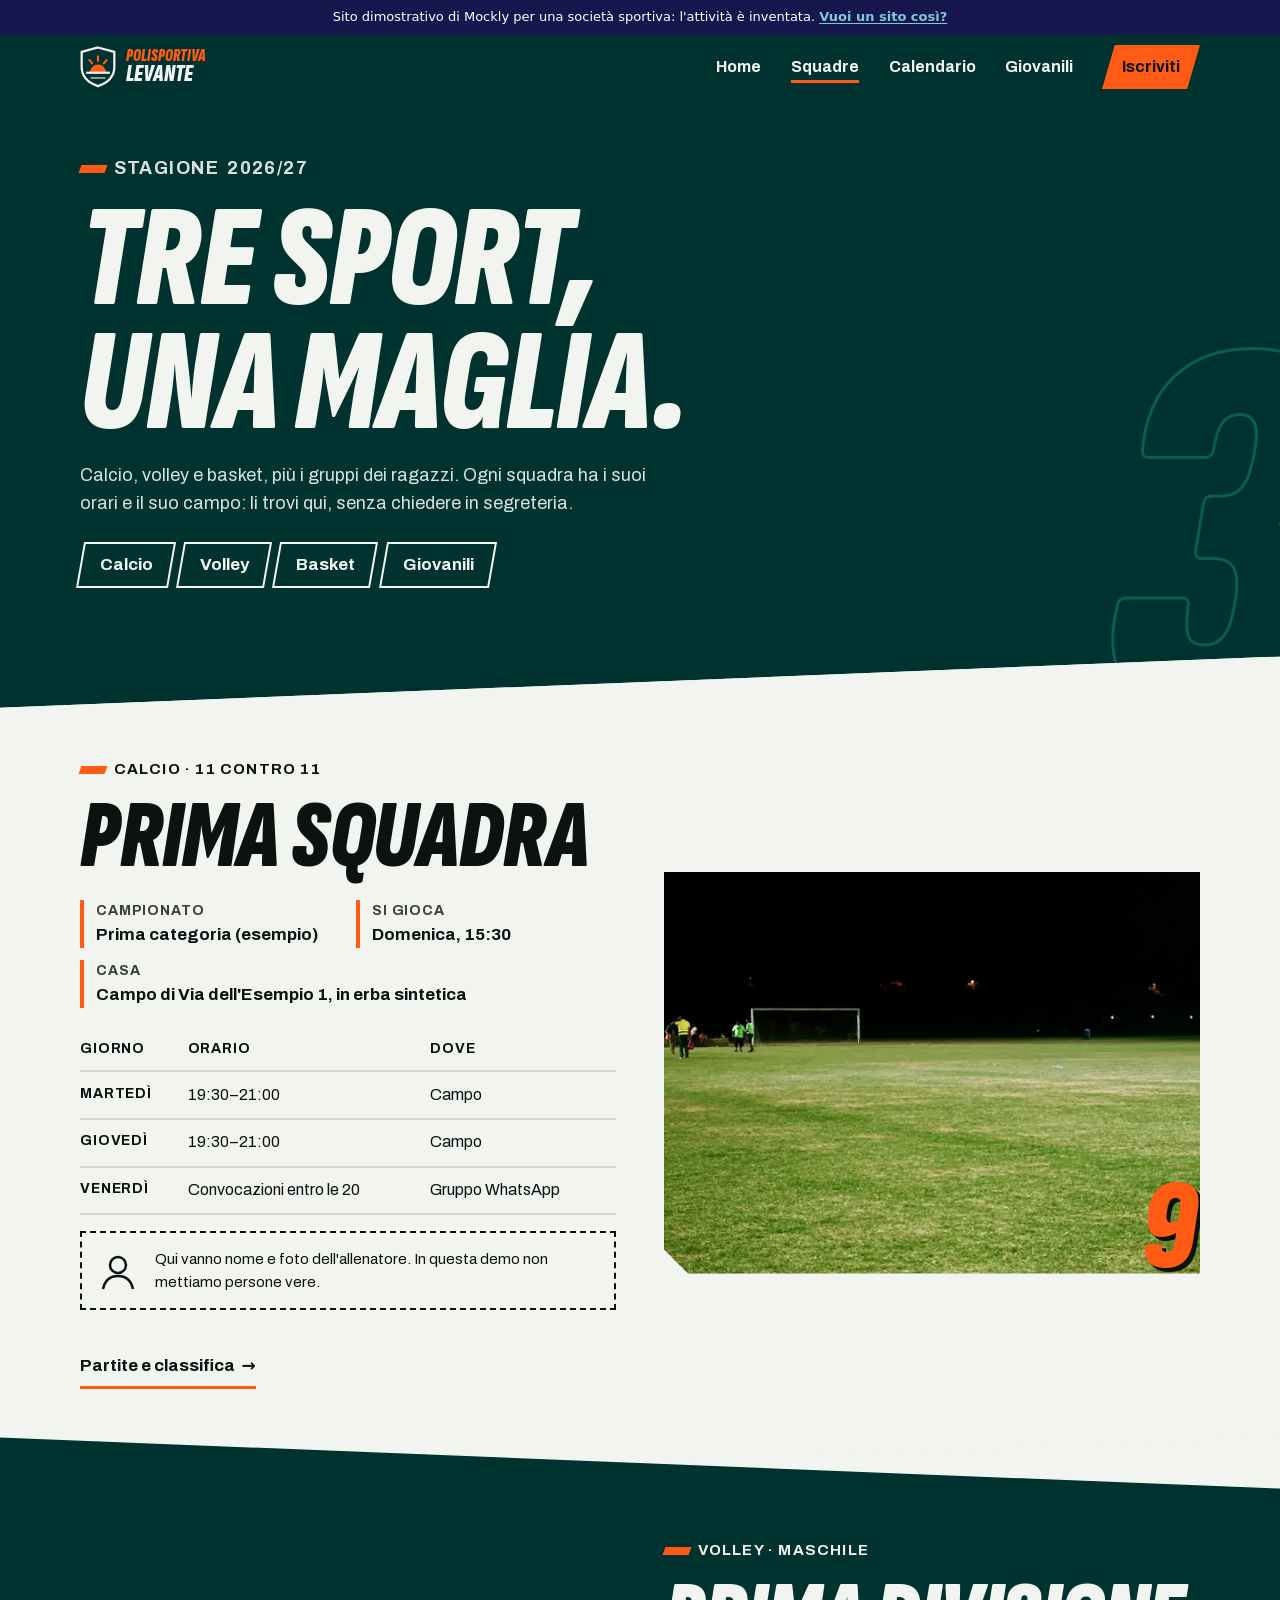
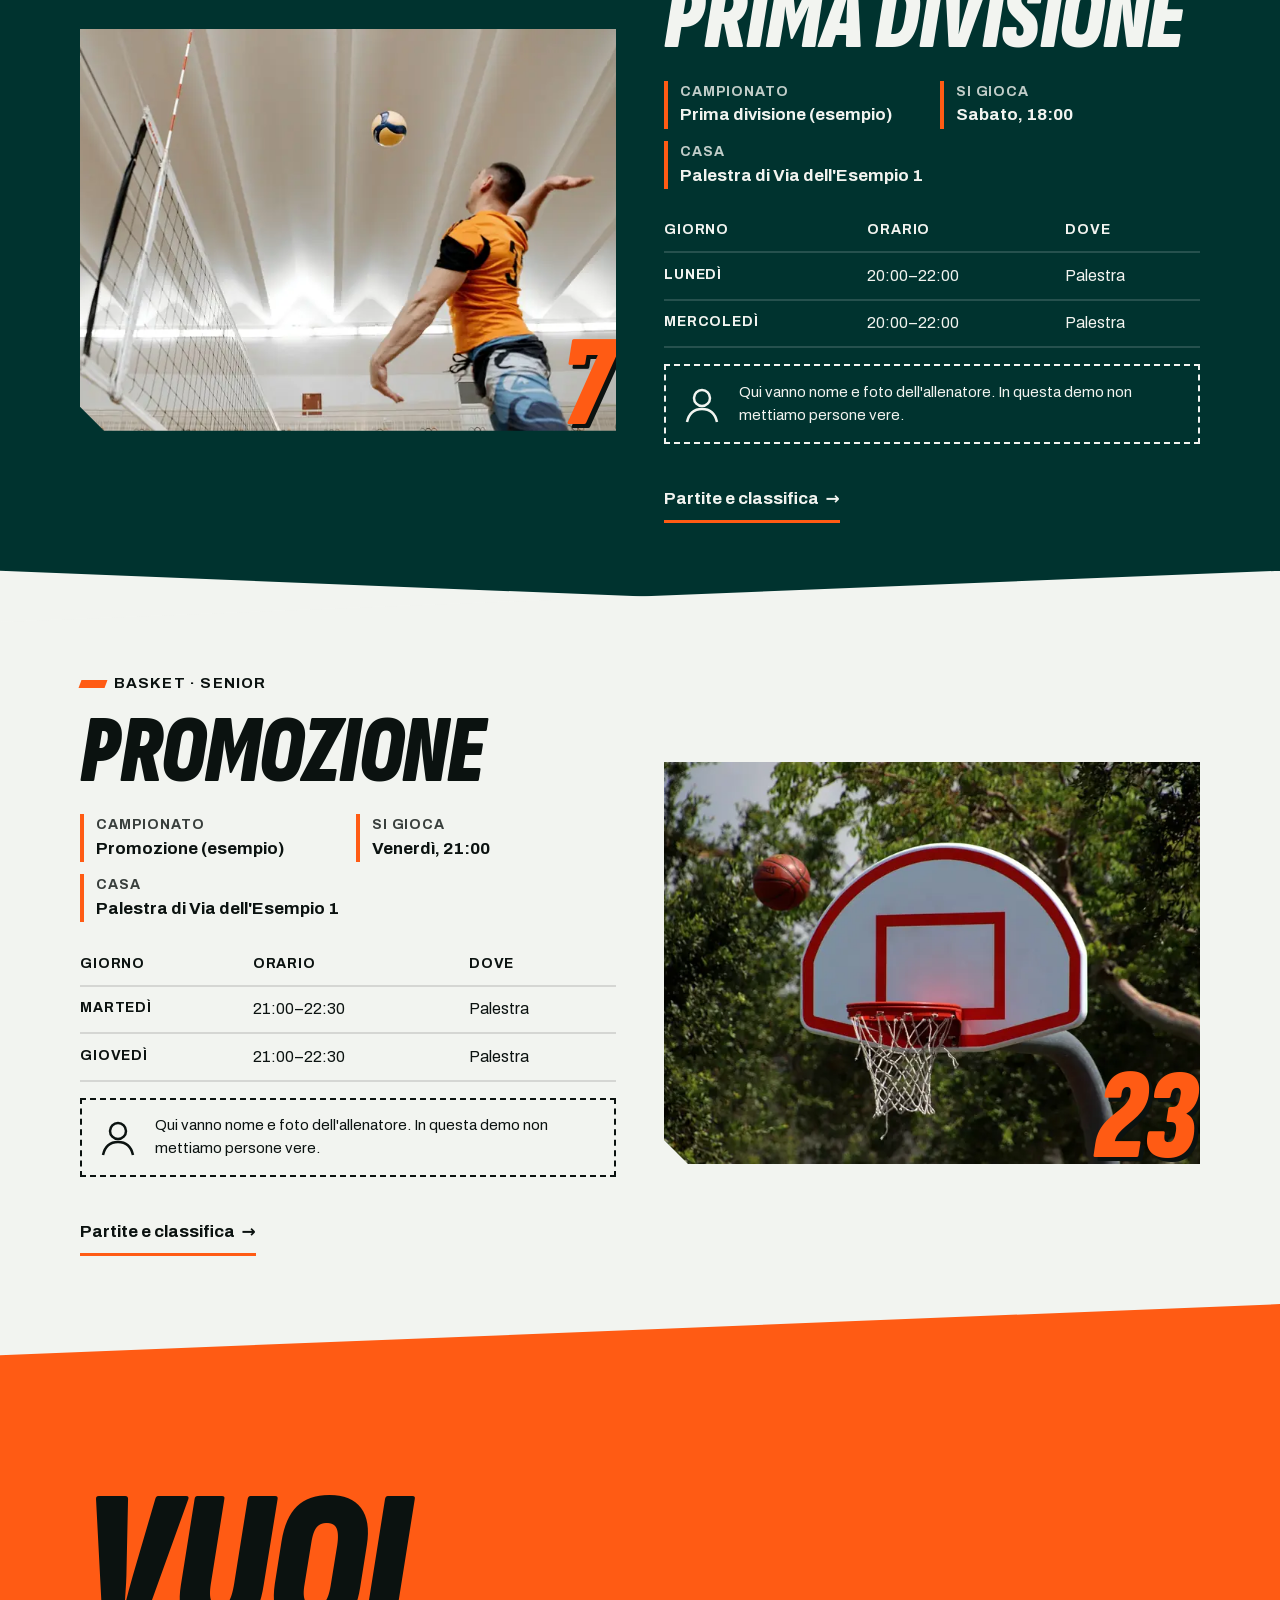
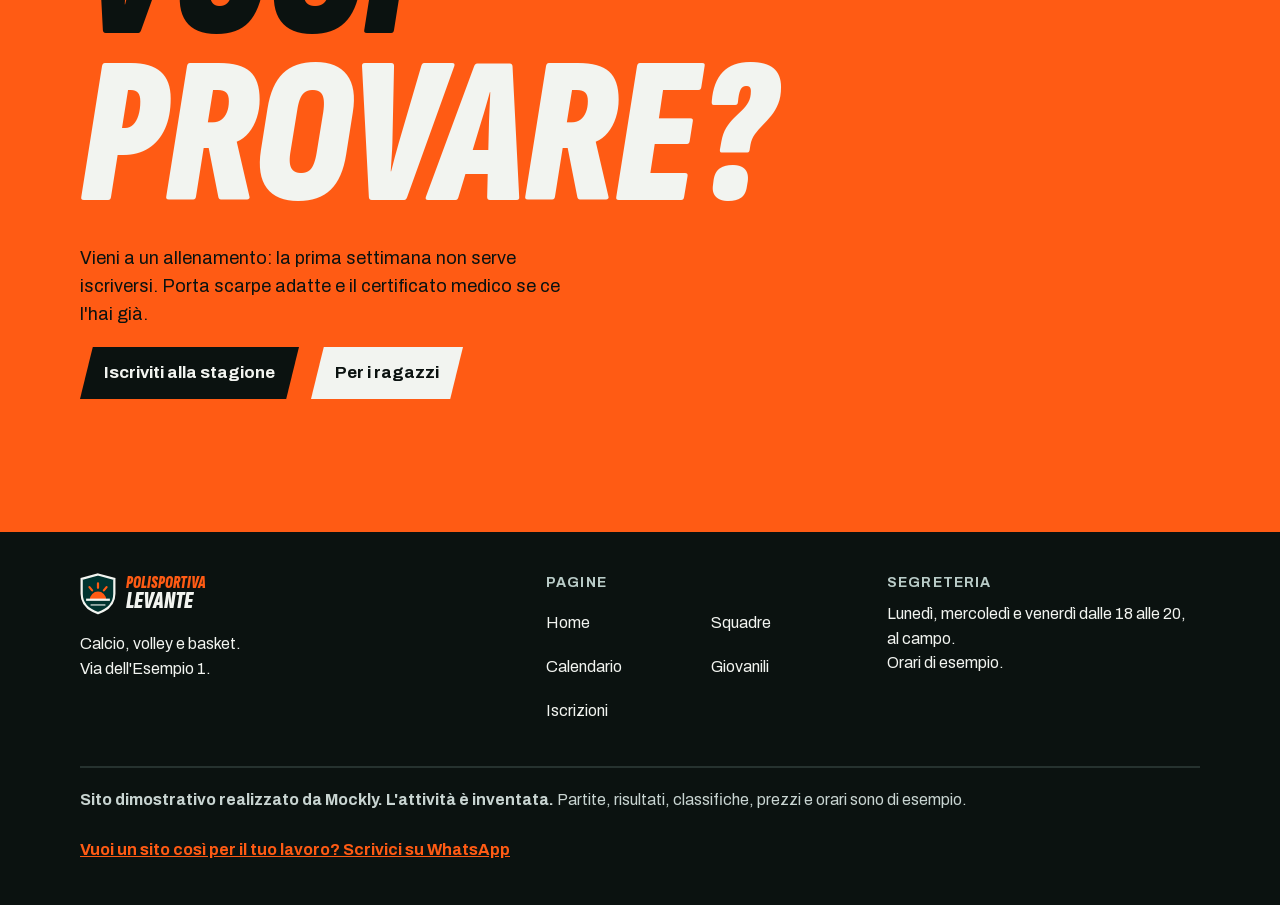
<file: squadre.html>
<!doctype html>
<html lang="it">
<head>
<meta charset="utf-8">
<meta name="viewport" content="width=device-width, initial-scale=1, viewport-fit=cover">
<title>Squadre · Polisportiva Levante (sito dimostrativo)</title>
<meta name="description" content="Calcio, volley e basket della Polisportiva Levante, società inventata: campionati, campi e orari di allenamento di esempio.">
<meta name="theme-color" content="#00332f">
<meta property="og:type" content="website">
<meta property="og:locale" content="it_IT">
<meta property="og:site_name" content="Polisportiva Levante (sito dimostrativo)">
<meta property="og:title" content="Squadre · Polisportiva Levante (sito dimostrativo)">
<meta property="og:description" content="Calcio, volley e basket della Polisportiva Levante, società inventata: campionati, campi e orari di allenamento di esempio.">
<meta property="og:image" content="assets/img/anteprima-social.jpg">
<meta property="og:image:width" content="1200">
<meta property="og:image:height" content="630">
<meta property="og:image:alt" content="Pallone sul campo di sera e il tabellone della prossima partita della Polisportiva Levante, società inventata">
<meta name="twitter:card" content="summary_large_image">
<link rel="icon" href="assets/icons/favicon.svg" type="image/svg+xml">
<link rel="icon" href="assets/icons/favicon-32.png" sizes="32x32" type="image/png">
<link rel="apple-touch-icon" href="assets/icons/apple-touch-icon.png">
<link rel="manifest" href="site.webmanifest">
<link rel="preload" href="assets/fonts/sofia-xcond-italic.woff2" as="font" type="font/woff2" crossorigin>
<link rel="preload" href="assets/fonts/archivo.woff2" as="font" type="font/woff2" crossorigin>
<link rel="stylesheet" href="styles.css?v=17">
<script>document.documentElement.classList.add("js")</script>
</head>
<body>
<!-- Striscia Mockly: dice che questo è un sito dimostrativo -->
<div class="mockly-demo-bar" role="note"><p>Sito dimostrativo di Mockly per una società sportiva: l'attività è inventata. <a href="https://mockly.it/">Vuoi un sito così?</a></p></div>
<script>(function(){var b=document.currentScript.previousElementSibling,h=[];function pad(){var c=getComputedStyle(document.body),t=parseFloat(c.paddingTop)||0;b.style.margin="-"+t+"px -"+(parseFloat(c.paddingRight)||0)+"px "+t+"px -"+(parseFloat(c.paddingLeft)||0)+"px";}function find(){pad();h=[].filter.call(document.body.querySelectorAll("*"),function(e){if(e===b||b.contains(e))return false;if(e.hasAttribute("data-mockly-bar"))return true;var s=getComputedStyle(e);if(s.position!=="fixed"||s.top!=="0px")return false;var r=e.getBoundingClientRect();if(r.height>20&&r.height<innerHeight*.5&&r.width>innerWidth*.5){e.setAttribute("data-mockly-bar","");return true;}return false;});move();}function move(){var t=Math.max(0,b.offsetHeight-scrollY)+"px";h.forEach(function(e){e.style.top=t;});}addEventListener("load",find);addEventListener("resize",find);addEventListener("scroll",move,{passive:true});if(document.readyState!=="loading")find();else document.addEventListener("DOMContentLoaded",find);})();</script>
<style>.mockly-demo-bar{position:relative;z-index:1;margin:0;padding:8px 16px;background:#16174F;color:#fff;font:500 13px/1.45 system-ui,-apple-system,"Segoe UI",Roboto,sans-serif;text-align:center;letter-spacing:0}.mockly-demo-bar p{margin:0;color:inherit;font:inherit}.mockly-demo-bar a{color:#7FC8D8;font-weight:600;text-decoration:underline;text-underline-offset:2px}.mockly-demo-bar a:focus-visible{outline:2px solid #7FC8D8;outline-offset:2px}</style>
<a class="salta" href="#contenuto">Vai al contenuto</a>
<header class="testata">
  <div class="contenitore testata__riga">
    <a class="marchio" href="index.html" aria-label="Polisportiva Levante, torna alla home"><svg viewBox="0 0 48 56" aria-hidden="true" focusable="false"><path d="M24 2 46 8v20c0 14-10 22-22 26C12 50 2 42 2 28V8Z" fill="#00332f" stroke="#f2f4f0" stroke-width="3"/><path d="M13 36a11 11 0 0 1 22 0Z" fill="#ff5b14"/><path d="M24 14v6M12.5 19l3.6 4.4M35.5 19l-3.6 4.4" stroke="#ff5b14" stroke-width="3" stroke-linecap="round"/><path d="M8 36h32" stroke="#f2f4f0" stroke-width="3"/><path d="M14 43h20" stroke="#f2f4f0" stroke-width="2.5" opacity=".6"/></svg><span><small>Polisportiva</small>Levante</span></a>
    <nav class="nav-pc" aria-label="Principale"><a href="index.html">Home</a><a href="squadre.html" aria-current="page">Squadre</a><a href="calendario.html">Calendario</a><a href="giovanili.html">Giovanili</a><a class="btn btn--arancio" href="iscrizioni.html">Iscriviti</a></nav>
    <button class="btn-menu" type="button" aria-expanded="false" aria-controls="menu">Menu<span aria-hidden="true"><i></i><i></i><i></i></span></button>
  </div>
</header>
<div class="velo" aria-hidden="true"></div>
<div class="menu su-scuro" id="menu" role="dialog" aria-modal="true" aria-label="Menu" aria-hidden="true" inert>
  <div class="menu__testa">
    <span class="marchio" aria-hidden="true"><svg viewBox="0 0 48 56" aria-hidden="true" focusable="false"><path d="M24 2 46 8v20c0 14-10 22-22 26C12 50 2 42 2 28V8Z" fill="#00332f" stroke="#f2f4f0" stroke-width="3"/><path d="M13 36a11 11 0 0 1 22 0Z" fill="#ff5b14"/><path d="M24 14v6M12.5 19l3.6 4.4M35.5 19l-3.6 4.4" stroke="#ff5b14" stroke-width="3" stroke-linecap="round"/><path d="M8 36h32" stroke="#f2f4f0" stroke-width="3"/><path d="M14 43h20" stroke="#f2f4f0" stroke-width="2.5" opacity=".6"/></svg></span>
    <button class="btn-chiudi" type="button" aria-label="Chiudi il menu"><svg viewBox="0 0 24 24" aria-hidden="true"><path d="M5 5l14 14M19 5 5 19" stroke="currentColor" stroke-width="3" stroke-linecap="square"/></svg></button>
  </div>
  <ul class="menu__lista"><li><a href="index.html"><small>01</small>Home</a></li><li><a href="squadre.html" aria-current="page"><small>02</small>Squadre</a></li><li><a href="calendario.html"><small>03</small>Calendario</a></li><li><a href="giovanili.html"><small>04</small>Giovanili</a></li><li><a href="iscrizioni.html"><small>05</small>Iscrizioni</a></li></ul>
  <div class="menu__piede">
    <a class="btn btn--arancio" href="iscrizioni.html">Iscriviti alla stagione</a>
    <p>Segreteria al campo: lun, mer e ven dalle 18 alle 20 (orari di esempio).</p>
  </div>
</div>
<main id="contenuto">
<section class="testa-pagina" aria-labelledby="titolo-pagina">
  <span class="testa-pagina__numero" aria-hidden="true">3</span>
  <div class="contenitore">
    <p class="occhiello">Stagione <span data-stagione>2026/27</span></p>
    <h1 class="titolo" id="titolo-pagina">Tre sport, una maglia.</h1>
    <p>Calcio, volley e basket, più i gruppi dei ragazzi. Ogni squadra ha i suoi orari e il suo campo: li trovi qui, senza chiedere in segreteria.</p>
    <div class="schede" role="navigation" aria-label="Vai alla squadra" style="margin-top:1.5rem">
      <a class="scheda" href="#calcio" style="display:inline-flex;align-items:center;text-decoration:none"><span>Calcio</span></a>
      <a class="scheda" href="#volley" style="display:inline-flex;align-items:center;text-decoration:none"><span>Volley</span></a>
      <a class="scheda" href="#basket" style="display:inline-flex;align-items:center;text-decoration:none"><span>Basket</span></a>
      <a class="scheda" href="giovanili.html" style="display:inline-flex;align-items:center;text-decoration:none"><span>Giovanili</span></a>
    </div>
  </div>
</section>
<section class="fascia su-gesso squadra" id="calcio" aria-labelledby="t-calcio">
  <div class="contenitore squadra__griglia">
    <div class="squadra__foto entra"><img src="assets/img/campo-notte-800.webp" srcset="assets/img/campo-notte-480.webp 480w, assets/img/campo-notte-800.webp 800w, assets/img/campo-notte-1200.webp 1200w" sizes="(min-width: 48em) 50vw, 100vw" width="1200" height="675" alt="" loading="lazy" decoding="async"><b aria-hidden="true">9</b></div>
    <div>
      <p class="occhiello entra">Calcio · 11 contro 11</p>
      <h2 class="titolo entra" id="t-calcio" data-ritardo="1">Prima squadra</h2>
      <dl class="scheda-dati entra" data-ritardo="2">
        <div><dt>Campionato</dt><dd>Prima categoria (esempio)</dd></div>
        <div><dt>Si gioca</dt><dd>Domenica, 15:30</dd></div>
        <div style="grid-column:1/-1"><dt>Casa</dt><dd>Campo di Via dell'Esempio 1, in erba sintetica</dd></div>
      </dl>
      <table class="tabella-orari entra" data-ritardo="2">
        <caption class="visually-hidden">Allenamenti di esempio, Prima squadra</caption>
        <thead><tr><th scope="col">Giorno</th><th scope="col">Orario</th><th scope="col">Dove</th></tr></thead>
        <tbody><tr><th scope="row">Martedì</th><td>19:30–21:00</td><td>Campo</td></tr><tr><th scope="row">Giovedì</th><td>19:30–21:00</td><td>Campo</td></tr><tr><th scope="row">Venerdì</th><td>Convocazioni entro le 20</td><td>Gruppo WhatsApp</td></tr></tbody>
      </table>
      <p class="mister entra"><svg viewBox="0 0 44 44" aria-hidden="true"><circle cx="22" cy="16" r="8" fill="none" stroke="currentColor" stroke-width="2.5"/><path d="M7 40c2-9 8-13 15-13s13 4 15 13" fill="none" stroke="currentColor" stroke-width="2.5"/></svg><span>Qui vanno nome e foto dell'allenatore. In questa demo non mettiamo persone vere.</span></p>
      <a class="link-freccia entra" href="calendario.html#calcio" style="margin-top:1.25rem">Partite e classifica</a>
    </div>
  </div>
</section>

<section class="fascia su-scuro fascia--al-contrario squadra" id="volley" aria-labelledby="t-volley">
  <div class="contenitore squadra__griglia">
    <div class="squadra__foto entra"><img src="assets/img/volley-800.webp" srcset="assets/img/volley-480.webp 480w, assets/img/volley-800.webp 800w, assets/img/volley-1200.webp 1200w" sizes="(min-width: 48em) 50vw, 100vw" width="1200" height="801" alt="" loading="lazy" decoding="async"><b aria-hidden="true">7</b></div>
    <div>
      <p class="occhiello entra">Volley · maschile</p>
      <h2 class="titolo entra" id="t-volley" data-ritardo="1">Prima divisione</h2>
      <dl class="scheda-dati entra" data-ritardo="2">
        <div><dt>Campionato</dt><dd>Prima divisione (esempio)</dd></div>
        <div><dt>Si gioca</dt><dd>Sabato, 18:00</dd></div>
        <div style="grid-column:1/-1"><dt>Casa</dt><dd>Palestra di Via dell'Esempio 1</dd></div>
      </dl>
      <table class="tabella-orari entra" data-ritardo="2">
        <caption class="visually-hidden">Allenamenti di esempio, Prima divisione</caption>
        <thead><tr><th scope="col">Giorno</th><th scope="col">Orario</th><th scope="col">Dove</th></tr></thead>
        <tbody><tr><th scope="row">Lunedì</th><td>20:00–22:00</td><td>Palestra</td></tr><tr><th scope="row">Mercoledì</th><td>20:00–22:00</td><td>Palestra</td></tr></tbody>
      </table>
      <p class="mister entra"><svg viewBox="0 0 44 44" aria-hidden="true"><circle cx="22" cy="16" r="8" fill="none" stroke="currentColor" stroke-width="2.5"/><path d="M7 40c2-9 8-13 15-13s13 4 15 13" fill="none" stroke="currentColor" stroke-width="2.5"/></svg><span>Qui vanno nome e foto dell'allenatore. In questa demo non mettiamo persone vere.</span></p>
      <a class="link-freccia entra" href="calendario.html#volley" style="margin-top:1.25rem">Partite e classifica</a>
    </div>
  </div>
</section>

<section class="fascia su-gesso squadra" id="basket" aria-labelledby="t-basket">
  <div class="contenitore squadra__griglia">
    <div class="squadra__foto entra"><img src="assets/img/basket-800.webp" srcset="assets/img/basket-480.webp 480w, assets/img/basket-800.webp 800w, assets/img/basket-1200.webp 1200w" sizes="(min-width: 48em) 50vw, 100vw" width="1200" height="800" alt="" loading="lazy" decoding="async"><b aria-hidden="true">23</b></div>
    <div>
      <p class="occhiello entra">Basket · senior</p>
      <h2 class="titolo entra" id="t-basket" data-ritardo="1">Promozione</h2>
      <dl class="scheda-dati entra" data-ritardo="2">
        <div><dt>Campionato</dt><dd>Promozione (esempio)</dd></div>
        <div><dt>Si gioca</dt><dd>Venerdì, 21:00</dd></div>
        <div style="grid-column:1/-1"><dt>Casa</dt><dd>Palestra di Via dell'Esempio 1</dd></div>
      </dl>
      <table class="tabella-orari entra" data-ritardo="2">
        <caption class="visually-hidden">Allenamenti di esempio, Promozione</caption>
        <thead><tr><th scope="col">Giorno</th><th scope="col">Orario</th><th scope="col">Dove</th></tr></thead>
        <tbody><tr><th scope="row">Martedì</th><td>21:00–22:30</td><td>Palestra</td></tr><tr><th scope="row">Giovedì</th><td>21:00–22:30</td><td>Palestra</td></tr></tbody>
      </table>
      <p class="mister entra"><svg viewBox="0 0 44 44" aria-hidden="true"><circle cx="22" cy="16" r="8" fill="none" stroke="currentColor" stroke-width="2.5"/><path d="M7 40c2-9 8-13 15-13s13 4 15 13" fill="none" stroke="currentColor" stroke-width="2.5"/></svg><span>Qui vanno nome e foto dell'allenatore. In questa demo non mettiamo persone vere.</span></p>
      <a class="link-freccia entra" href="calendario.html#basket" style="margin-top:1.25rem">Partite e classifica</a>
    </div>
  </div>
</section>

<section class="fascia fascia--fine su-arancio finale" aria-labelledby="titolo-finale">

  <div class="contenitore">
    <h2 class="titolo finale__titolo entra" id="titolo-finale"><span>Vuoi</span><span>provare?</span></h2>
    <p class="entra" data-ritardo="1" style="max-width:32rem;margin-top:1.5rem;font-size:1.125rem">Vieni a un allenamento: la prima settimana non serve iscriversi. Porta scarpe adatte e il certificato medico se ce l'hai già.</p>
    <div class="entra" data-ritardo="2" style="display:flex;flex-wrap:wrap;gap:.75rem;margin-top:1rem">
      <a class="btn btn--scuro" href="iscrizioni.html">Iscriviti alla stagione</a>
      <a class="btn btn--chiaro" href="giovanili.html">Per i ragazzi</a>
    </div>
  </div>
</section>
</main>
<div class="barra">
  <a class="barra__partita" href="calendario.html"><small data-barra-fra>Prossima partita</small><strong data-barra-partita>Calendario</strong></a>
  <a class="btn btn--arancio" href="iscrizioni.html">Iscriviti</a>
</div>
<footer class="piede">
  <div class="contenitore">
    <div class="piede__griglia">
      <div>
        <span class="marchio"><svg viewBox="0 0 48 56" aria-hidden="true" focusable="false"><path d="M24 2 46 8v20c0 14-10 22-22 26C12 50 2 42 2 28V8Z" fill="#00332f" stroke="#f2f4f0" stroke-width="3"/><path d="M13 36a11 11 0 0 1 22 0Z" fill="#ff5b14"/><path d="M24 14v6M12.5 19l3.6 4.4M35.5 19l-3.6 4.4" stroke="#ff5b14" stroke-width="3" stroke-linecap="round"/><path d="M8 36h32" stroke="#f2f4f0" stroke-width="3"/><path d="M14 43h20" stroke="#f2f4f0" stroke-width="2.5" opacity=".6"/></svg><span><small>Polisportiva</small>Levante</span></span>
        <p style="margin-top:1rem">Calcio, volley e basket.<br>Via dell'Esempio 1.</p>
      </div>
      <nav aria-label="Pagine del sito"><h2>Pagine</h2><ul class="piede__lista"><li><a href="index.html">Home</a></li><li><a href="squadre.html">Squadre</a></li><li><a href="calendario.html">Calendario</a></li><li><a href="giovanili.html">Giovanili</a></li><li><a href="iscrizioni.html">Iscrizioni</a></li></ul></nav>
      <div><h2>Segreteria</h2><p>Lunedì, mercoledì e venerdì dalle 18 alle 20, al campo.<br>Orari di esempio.</p></div>
    </div>
    <div class="piede__demo">
      <p><strong>Sito dimostrativo realizzato da Mockly. L'attività è inventata.</strong> Partite, risultati, classifiche, prezzi e orari sono di esempio.</p>
      <a data-wa-testo="Ciao Mockly, ho visto la demo della Polisportiva Levante. Vorrei un sito così per la mia società." href="https://wa.me/393517578080">Vuoi un sito così per il tuo lavoro? Scrivici su WhatsApp</a>
    </div>
  </div>
</footer>
<script src="script.js?v=16" defer></script>
</body>
</html>
</file>
<file: styles.css>
/* Polisportiva Levante — demo Mockly
   Idea: giornata di partita, grafica da tabellone. Diagonali, colori pieni, numeri da maglia. */

@font-face {
  font-family: "Sofia Sans XC";
  src: url("assets/fonts/sofia-xcond-italic.woff2") format("woff2");
  font-style: italic;
  font-weight: 700 900;
  font-display: swap;
}
@font-face {
  font-family: "Archivo";
  src: url("assets/fonts/archivo.woff2") format("woff2");
  font-style: normal;
  font-weight: 400 700;
  font-display: swap;
}

:root {
  --arancio: #ff5b14;
  --arancio-scuro: #c23d00;
  --petrolio: #00332f;
  --petrolio-2: #004a44;
  --petrolio-3: #0a5c55;
  --gesso: #f2f4f0;
  --gesso-2: #dfe5df;
  --inchiostro: #0b1210;
  --grigio: #4a5653;
  --display: "Sofia Sans XC", "Arial Narrow", sans-serif;
  --testo: "Archivo", system-ui, sans-serif;
  --pendenza: 5vw;
  --margine: clamp(1rem, 4.5vw, 3rem);
  --max: 76rem;
  --ombra-dura: 6px 6px 0 var(--inchiostro);
  --barra: 4.5rem;
}

*,
*::before,
*::after { box-sizing: border-box; }

html {
  -webkit-text-size-adjust: 100%;
  scroll-padding-top: 5rem;
  background: var(--petrolio);
}
html.is-locked { overflow: hidden; }

body {
  margin: 0;
  font-family: var(--testo);
  font-size: 1.0625rem;
  line-height: 1.55;
  color: var(--inchiostro);
  background: var(--gesso);
  overflow-x: clip;
  padding-bottom: var(--barra);
}

[hidden] { display: none !important; }
img { display: block; max-width: 100%; height: auto; }
a { color: inherit; }
button, input, select, textarea { font: inherit; color: inherit; }
p { margin: 0 0 1em; }
h1, h2, h3 { margin: 0; }

:focus-visible {
  outline: 3px solid var(--arancio);
  outline-offset: 3px;
}
.su-scuro :focus-visible,
.su-arancio :focus-visible { outline-color: var(--gesso); }

.visually-hidden {
  position: absolute !important;
  width: 1px; height: 1px;
  overflow: hidden; clip: rect(0 0 0 0);
  white-space: nowrap;
}
.salta {
  position: absolute; left: 1rem; top: -4rem; z-index: 100;
  background: var(--arancio); color: var(--inchiostro);
  padding: .75rem 1rem; font-weight: 700; text-decoration: none;
}
.salta:focus { top: 1rem; }

.contenitore {
  width: 100%;
  max-width: var(--max);
  margin-inline: auto;
  padding-inline: var(--margine);
}

/* ---------- Titoli ---------- */
.titolo,
.h-display {
  font-family: var(--display);
  font-style: italic;
  font-weight: 900;
  text-transform: uppercase;
  line-height: .86;
  letter-spacing: -.005em;
  text-wrap: balance;
}
.h-display { font-size: clamp(3rem, 13vw, 7.5rem); }
.h-sezione { font-size: clamp(2.6rem, 11vw, 5.5rem); }
.occhiello {
  display: inline-flex; align-items: center; gap: .5rem;
  font-weight: 700; font-size: .9375rem;
  text-transform: uppercase; letter-spacing: .08em;
  margin-bottom: 1rem;
}
.occhiello::before {
  content: ""; width: 1.6rem; height: .5rem;
  background: var(--arancio);
  transform: skewX(-20deg);
}
.su-arancio .occhiello::before { background: var(--inchiostro); }
.esempio {
  display: inline-block;
  font-size: .875rem; font-weight: 700;
  text-transform: uppercase; letter-spacing: .06em;
  padding: .3rem .6rem;
  border: 2px dashed currentColor;
  transform: skewX(-8deg);
}

/* ---------- Bottoni ---------- */
.btn {
  display: inline-flex; align-items: center; justify-content: center; gap: .6rem;
  min-height: 3.25rem;
  padding: .75rem 1.5rem;
  font-weight: 700; font-size: 1.0625rem;
  text-decoration: none;
  border: 0; border-radius: 0;
  cursor: pointer;
  clip-path: polygon(.8rem 0, 100% 0, calc(100% - .8rem) 100%, 0 100%);
  transition: transform .12s ease, background-color .12s ease;
  -webkit-tap-highlight-color: transparent;
  touch-action: manipulation;
}
.btn:active { transform: scale(.96); }
.btn--arancio { background: var(--arancio); color: var(--inchiostro); }
.btn--arancio:hover { background: #ff7638; }
.btn--scuro { background: var(--inchiostro); color: var(--gesso); }
.btn--scuro:hover { background: var(--petrolio); }
.btn--chiaro { background: var(--gesso); color: var(--inchiostro); }
.btn--chiaro:hover { background: #fff; }
.btn svg { width: 1.25rem; height: 1.25rem; flex: none; }
.btn[aria-busy="true"] { opacity: .75; cursor: progress; }

.link-freccia {
  display: inline-flex; align-items: center; gap: .4rem;
  min-height: 2.75rem;
  font-weight: 700; text-decoration: none;
  border-bottom: 3px solid var(--arancio);
}
.link-freccia::after { content: "→"; transition: transform .15s ease; }
.link-freccia:hover::after { transform: translateX(4px); }

/* ---------- Intestazione ---------- */
.testata {
  position: fixed; inset: 0 0 auto 0; z-index: 50;
  color: var(--gesso);
  transition: background-color .2s ease, transform .25s ease;
}
.testata.is-pieno { background: var(--petrolio); box-shadow: 0 2px 0 rgba(0,0,0,.25); }
.testata__riga {
  display: flex; align-items: center; justify-content: space-between; gap: 1rem;
  height: 4rem;
}
.marchio {
  display: flex; align-items: center; gap: .6rem;
  min-height: 2.75rem;
  text-decoration: none;
  font-family: var(--display); font-style: italic; font-weight: 900;
  font-size: 1.45rem; line-height: .9; text-transform: uppercase;
}
.marchio svg { width: 2.25rem; height: 2.6rem; flex: none; }
.marchio small { display: block; font-size: .72em; color: var(--arancio); }
.nav-pc { display: none; }
.btn-menu {
  display: inline-flex; align-items: center; gap: .55rem;
  min-width: 2.75rem; min-height: 2.75rem;
  padding: 0 .9rem;
  background: var(--arancio); color: var(--inchiostro);
  border: 0; font-weight: 700; text-transform: uppercase; font-size: .9375rem;
  clip-path: polygon(.5rem 0, 100% 0, calc(100% - .5rem) 100%, 0 100%);
  cursor: pointer;
  touch-action: manipulation;
}
.btn-menu:active { transform: scale(.95); }
.btn-menu span[aria-hidden] {
  display: grid; gap: 4px; width: 1.2rem;
}
.btn-menu span[aria-hidden] i { display: block; height: 2px; background: currentColor; }

.velo {
  position: fixed; inset: 0; z-index: 55;
  background: rgba(11,18,16,.7);
  opacity: 0; visibility: hidden;
  touch-action: none;
  transition: opacity .25s ease, visibility 0s linear .25s;
}
.velo.is-aperto { opacity: 1; visibility: visible; transition: opacity .25s ease, visibility 0s; }
.menu {
  position: fixed; inset: 0 0 0 auto; z-index: 60;
  width: min(28rem, calc(100% - 3.25rem));
  padding-inline: 1.25rem;
  display: grid; grid-template-rows: auto 1fr auto;
  background: var(--petrolio);
  color: var(--gesso);
  overflow-y: auto; overscroll-behavior: contain;
  visibility: hidden;
  clip-path: polygon(100% 0, 100% 0, 100% 100%, 100% 100%);
  transition: clip-path .32s cubic-bezier(.7,0,.2,1), visibility 0s linear .32s;
}
.menu.is-aperto {
  visibility: visible;
  clip-path: polygon(0 0, 100% 0, 100% 100%, 0 100%);
  transition: clip-path .32s cubic-bezier(.7,0,.2,1), visibility 0s;
}
.menu .contenitore { padding-inline: 0; }
.menu__testa { display: flex; justify-content: space-between; align-items: center; height: 4rem; }
.btn-chiudi {
  width: 3rem; height: 3rem; display: grid; place-items: center;
  background: var(--gesso); color: var(--inchiostro); border: 0; cursor: pointer;
}
.btn-chiudi svg { width: 1.4rem; height: 1.4rem; }
.menu__lista { list-style: none; margin: 0; padding: 1rem 0; align-self: center; }
.menu__lista li { overflow: hidden; }
.menu__lista a {
  display: flex; align-items: baseline; gap: 1rem;
  min-height: 3.5rem; padding: .25rem 0;
  font-family: var(--display); font-style: italic; font-weight: 900;
  font-size: clamp(2.8rem, 13vw, 4.5rem); line-height: 1;
  text-transform: uppercase; text-decoration: none;
  transform: translateY(105%);
  transition: transform .4s cubic-bezier(.2,.8,.2,1), color .12s;
}
.menu.is-aperto .menu__lista a { transform: none; }
.menu.is-aperto .menu__lista li:nth-child(2) a { transition-delay: .04s; }
.menu.is-aperto .menu__lista li:nth-child(3) a { transition-delay: .08s; }
.menu.is-aperto .menu__lista li:nth-child(4) a { transition-delay: .12s; }
.menu.is-aperto .menu__lista li:nth-child(5) a { transition-delay: .16s; }
.menu.is-aperto .menu__lista li:nth-child(6) a { transition-delay: .2s; }
.menu__lista a small { font-family: var(--testo); font-style: normal; font-weight: 700; font-size: .9rem; color: var(--arancio); min-width: 1.6rem; }
.menu__lista a[aria-current="page"] { color: var(--arancio); }
.menu__lista a:hover { color: var(--arancio); }
.menu__piede { padding-block: 1.25rem 2rem; border-top: 2px solid var(--petrolio-3); }
.menu__piede p { font-size: .9375rem; color: #b9cbc7; margin: .75rem 0 0; }

/* ---------- Barra del pollice ---------- */
.barra {
  position: fixed; inset: auto 0 0 0; z-index: 40;
  display: grid; grid-template-columns: 1fr auto;
  align-items: stretch;
  height: var(--barra);
  padding-bottom: env(safe-area-inset-bottom);
  background: var(--inchiostro);
  color: var(--gesso);
}
.barra__partita {
  display: flex; flex-direction: column; justify-content: center;
  padding: 0 1rem; min-width: 0;
  text-decoration: none; line-height: 1.15;
}
.barra__partita small { white-space: nowrap; overflow: hidden; text-overflow: ellipsis; font-size: .875rem; text-transform: uppercase; letter-spacing: .06em; color: #b9cbc7; }
.barra__partita strong {
  font-family: var(--display); font-style: italic; font-weight: 900;
  font-size: 1.45rem; text-transform: uppercase;
  white-space: nowrap; overflow: hidden; text-overflow: ellipsis;
}
.barra .btn { height: 100%; min-height: 0; clip-path: polygon(1rem 0, 100% 0, 100% 100%, 0 100%); padding-inline: 1.6rem 1.25rem; }

/* ---------- Sezioni con diagonali ---------- */
.fascia {
  position: relative;
  padding-block: calc(var(--pendenza) + 3.5rem);
  margin-top: calc(var(--pendenza) * -1);
  clip-path: polygon(0 var(--pendenza), 100% 0, 100% calc(100% - var(--pendenza)), 0 100%);
}
.fascia--al-contrario { clip-path: polygon(0 0, 100% var(--pendenza), 100% 100%, 0 calc(100% - var(--pendenza))); }
.fascia--fine { clip-path: polygon(0 var(--pendenza), 100% 0, 100% 100%, 0 100%); }
.su-scuro { background: var(--petrolio); color: var(--gesso); }
.su-nero { background: var(--inchiostro); color: var(--gesso); }
.su-arancio { background: var(--arancio); color: var(--inchiostro); }
.su-gesso { background: var(--gesso); color: var(--inchiostro); }

/* ---------- Ingressi in diagonale ---------- */
.js .entra {
  opacity: 0;
  transform: translate3d(-1.5rem, 2.5rem, 0) skewY(-4deg);
  transition: opacity .55s ease, transform .7s cubic-bezier(.2,.8,.2,1);
}
.js .entra.is-dentro { opacity: 1; transform: none; }
.entra[data-ritardo="1"] { transition-delay: .08s; }
.entra[data-ritardo="2"] { transition-delay: .16s; }
.entra[data-ritardo="3"] { transition-delay: .24s; }

/* ---------- Prima schermata (home) ---------- */
.apertura {
  position: relative;
  overflow: clip;
  min-height: 100svh;
  display: grid;
  align-content: end;
  padding: 5.5rem 0 calc(var(--pendenza) + var(--barra) + 1.25rem);
  color: var(--gesso);
  background: var(--petrolio);
  clip-path: polygon(0 0, 100% 0, 100% calc(100% - var(--pendenza)), 0 100%);
  isolation: isolate;
}
.apertura__foto { position: absolute; inset: 0; z-index: -2; }
.apertura__foto img {
  width: 100%; height: 100%; object-fit: cover; object-position: 50% 58%;
}
.apertura::before {
  content: ""; position: absolute; inset: 0; z-index: -1;
  background:
    linear-gradient(180deg, rgba(0,51,47,.75) 0%, rgba(0,51,47,.05) 30%, rgba(0,51,47,.35) 55%, rgba(0,26,24,.96) 82%);
}
.apertura__nastro {
  position: absolute; z-index: -1;
  left: -10%; right: -10%; top: 16%;
  height: 4.5rem;
  background: var(--arancio);
  transform: rotate(-12deg) scaleX(0);
  transform-origin: left center;
  animation: nastro .7s .15s cubic-bezier(.7,0,.2,1) forwards;
  opacity: .92;
}
@keyframes nastro { to { transform: rotate(-12deg) scaleX(1); } }
.apertura h1 {
  font-size: clamp(3.3rem, 17.5vw, 11rem);
  margin-bottom: 1.25rem;
}
.apertura h1 .riga { display: block; overflow: hidden; padding-right: .1em; }
.apertura h1 .riga > span {
  display: inline-block;
  transform: translate3d(-.3em, 105%, 0) skewY(-8deg);
  animation: riga .75s cubic-bezier(.2,.8,.2,1) forwards;
}
.apertura h1 .riga:nth-child(2) > span { animation-delay: .1s; color: var(--arancio); }
@keyframes riga { to { transform: none; } }
.apertura__sport {
  font-weight: 700; text-transform: uppercase; letter-spacing: .08em; font-size: .9375rem;
  margin-bottom: .75rem;
}
.apertura__azioni { display: none; flex-wrap: wrap; gap: .75rem; margin-top: 1.5rem; }

/* ---------- Tabellone a palette (animazione firma) ---------- */
.tabellone {
  --celle: 12;
  position: relative;
  width: 100%; max-width: 34rem;
  padding: .85rem;
  background: #0d1614;
  border: 3px solid #1f2b28;
  box-shadow: 0 0 0 3px var(--inchiostro), 8px 8px 0 var(--arancio);
  cursor: pointer;
  text-align: left;
  color: var(--gesso);
  -webkit-tap-highlight-color: transparent;
}
.tabellone:active { transform: translate(2px, 2px); box-shadow: 0 0 0 3px var(--inchiostro), 6px 6px 0 var(--arancio); }
.tabellone__testa {
  display: flex; justify-content: space-between; align-items: center; gap: .5rem;
  margin-bottom: .6rem;
  font-size: .875rem; font-weight: 700; text-transform: uppercase; letter-spacing: .08em;
  color: #b9cbc7;
}
.tabellone__spia { display: inline-flex; align-items: center; gap: .4rem; color: var(--arancio); }
.tabellone__spia::before {
  content: ""; width: .55rem; height: .55rem; border-radius: 50%; background: currentColor;
  animation: spia 1.4s steps(2) infinite;
}
@keyframes spia { 50% { opacity: .25; } }
.tabellone__riga {
  display: grid;
  grid-template-columns: repeat(var(--celle), 1fr);
  gap: 3px;
  margin-bottom: 3px;
}
.tabellone__riga--vs { margin: .35rem 0; font-size: .875rem; font-weight: 700; text-transform: uppercase; letter-spacing: .1em; color: var(--arancio); display: block; }
.cella {
  position: relative;
  display: grid; place-items: center;
  aspect-ratio: 3 / 4;
  background: linear-gradient(180deg, #24312e 0 49%, #1a2522 51% 100%);
  border-radius: 3px;
  font-family: var(--display); font-style: italic; font-weight: 900;
  font-size: clamp(1.05rem, 5.4vw, 2.1rem);
  line-height: 1;
  overflow: hidden;
}
.cella::after {
  content: ""; position: absolute; left: 0; right: 0; top: 50%; height: 1px;
  background: rgba(0,0,0,.65);
}
.cella > span { display: block; transform-origin: 50% 50%; }
.cella.flip-a > span { animation: palettaA .07s linear; }
.cella.flip-b > span { animation: palettaB .07s linear; }
@keyframes palettaA { from { transform: scaleY(.1); opacity: .5; } to { transform: scaleY(1); opacity: 1; } }
@keyframes palettaB { from { transform: scaleY(.1); opacity: .5; } to { transform: scaleY(1); opacity: 1; } }
.cella--arancio { color: var(--arancio); }
.tabellone__piede {
  display: flex; justify-content: space-between; gap: .75rem; flex-wrap: wrap;
  margin-top: .65rem;
  font-size: .875rem; color: #b9cbc7;
}
.tabellone__piede b { color: var(--gesso); font-weight: 700; }
.tabellone__tocca { color: var(--gesso); font-weight: 700; }

/* ---------- Conto alla rovescia ---------- */
.conto { text-align: left; }
.conto__numeri {
  display: grid; grid-template-columns: repeat(4, 1fr);
  gap: .25rem;
  margin: 1.25rem 0 1rem;
}
.conto__numeri div { position: relative; }
.conto__numeri strong {
  display: block;
  font-family: var(--display); font-style: italic; font-weight: 900;
  font-size: clamp(3.8rem, 21vw, 12rem); line-height: .82;
  font-variant-numeric: tabular-nums;
  -webkit-text-stroke: 2px var(--gesso);
  color: transparent;
}
.conto__numeri div:first-child strong { color: var(--arancio); -webkit-text-stroke: 0; }
.conto__numeri span { display: block; font-size: .875rem; font-weight: 700; text-transform: uppercase; letter-spacing: .08em; margin-top: .35rem; color: #b9cbc7; }
.conto__dove { display: grid; gap: .25rem; font-size: 1.0625rem; }
.conto__dove b { font-family: var(--display); font-style: italic; font-weight: 900; font-size: 1.9rem; text-transform: uppercase; line-height: 1; }

/* ---------- Squadre come maglie ---------- */
.maglie { list-style: none; margin: 2rem 0 0; padding: 0; display: grid; gap: 1rem; }
.maglia {
  position: relative;
  display: grid;
  grid-template-columns: 1fr;
  min-height: 15rem;
  color: var(--gesso);
  background: var(--petrolio);
  text-decoration: none;
  overflow: hidden;
  isolation: isolate;
  clip-path: polygon(0 0, 100% 0, 100% calc(100% - 1.5rem), calc(100% - 1.5rem) 100%, 0 100%);
  transition: transform .15s ease;
}
.maglia:active { transform: scale(.98); }
.maglia img {
  position: absolute; inset: 0; z-index: -2;
  width: 100%; height: 100%; object-fit: cover;
  transition: transform .5s ease;
}
.maglia:hover img { transform: scale(1.05); }
.maglia::before {
  content: ""; position: absolute; inset: 0; z-index: -1;
  background: linear-gradient(0deg, rgba(0,26,24,.96) 0%, rgba(0,26,24,.8) 38%, rgba(0,26,24,0) 75%);
}
.maglia { min-height: 19rem; }
.maglie li:nth-child(2) .maglia__numero { right: auto; left: -.05em; bottom: auto; top: -.25em; }
.maglie li:nth-child(2) .maglia { clip-path: polygon(1.5rem 0, 100% 0, 100% 100%, 0 100%, 0 1.5rem); }
.maglie li:nth-child(3) .maglia__numero { -webkit-text-stroke: 0; color: var(--arancio); opacity: .9; }
.maglie li:nth-child(4) .maglia { background: var(--arancio); color: var(--inchiostro); min-height: 15rem; }
.maglie li:nth-child(4) .maglia img { opacity: .22; mix-blend-mode: multiply; }
.maglie li:nth-child(4) .maglia::before { display: none; }
.maglie li:nth-child(4) .maglia__numero { -webkit-text-stroke: 3px var(--inchiostro); opacity: .35; }
.maglie li:nth-child(4) .maglia__sport,
.maglie li:nth-child(4) .maglia p,
.maglie li:nth-child(4) .maglia__vai::after { color: var(--inchiostro); }
.maglia__numero {
  position: absolute; right: -.05em; bottom: -.2em; z-index: -1;
  font-family: var(--display); font-style: italic; font-weight: 900;
  font-size: 11rem; line-height: 1;
  -webkit-text-stroke: 3px var(--arancio); color: transparent;
}
.maglia__testo { padding: 1.4rem 1.25rem; display: flex; flex-direction: column; justify-content: flex-end; gap: .35rem; max-width: 22rem; }
.maglia__sport { font-size: .875rem; font-weight: 700; text-transform: uppercase; letter-spacing: .08em; color: var(--arancio); }
.maglia h3 { font-family: var(--display); font-style: italic; font-weight: 900; text-transform: uppercase; font-size: 2.6rem; line-height: .9; }
.maglia p { margin: 0; font-size: 1rem; color: #d7e2df; }
.maglia__vai { margin-top: .5rem; font-weight: 700; display: inline-flex; gap: .4rem; align-items: center; }
.maglia__vai::after { content: "→"; color: var(--arancio); transition: transform .15s ease; }
.maglia:hover .maglia__vai::after { transform: translateX(4px); }

/* ---------- Schermata quasi vuota ---------- */
.vuota {
  min-height: 85svh;
  display: grid; align-content: center;
}
.vuota__numero {
  font-family: var(--display); font-style: italic; font-weight: 900;
  font-size: clamp(16rem, 80vw, 34rem); line-height: .78;
  color: var(--inchiostro);
  margin: 0 0 .5rem -.04em;
}
.vuota__testo { text-wrap: balance; font-family: var(--display); font-style: italic; font-weight: 900; text-transform: uppercase; font-size: clamp(2.2rem, 9vw, 4.5rem); line-height: .9; max-width: 14ch; }

/* ---------- Turno / calendario corto ---------- */
.schede {
  display: flex; gap: .5rem; flex-wrap: wrap;
  margin: 1.5rem 0 1.25rem;
}
.scheda {
  min-height: 2.75rem; padding: .5rem 1.1rem;
  background: transparent; color: inherit;
  border: 2px solid currentColor;
  font-weight: 700; cursor: pointer;
  transform: skewX(-10deg);
  transition: background-color .1s ease, color .1s ease, transform .1s ease;
  touch-action: manipulation;
}
.scheda > span { display: inline-block; transform: skewX(10deg); }
.scheda:active { transform: skewX(-10deg) scale(.95); }
.scheda[aria-pressed="true"],
.scheda[aria-selected="true"] { background: var(--arancio); border-color: var(--arancio); color: var(--inchiostro); }
.su-gesso .scheda[aria-pressed="true"],
.su-gesso .scheda[aria-selected="true"] { background: var(--inchiostro); border-color: var(--inchiostro); color: var(--gesso); }

.partite { list-style: none; padding: 0; margin: 0; display: grid; gap: .5rem; }
.partita {
  display: grid;
  grid-template-columns: 4.2rem 1fr auto;
  align-items: center; gap: .75rem;
  padding: .75rem .9rem .75rem 0;
  background: rgba(255,255,255,.06);
  border-left: 6px solid var(--petrolio-3);
  animation: compari .3s ease both;
}
.su-gesso .partita { background: #fff; border-left-color: var(--gesso-2); }
.partita--casa { border-left-color: var(--arancio) !important; }
@keyframes compari { from { opacity: 0; transform: translateY(8px); } to { opacity: 1; transform: none; } }
.partita__data { text-align: center; line-height: 1; }
.partita__data b { display: block; font-family: var(--display); font-style: italic; font-weight: 900; font-size: 2.1rem; }
.partita__data small { font-size: .875rem; font-weight: 700; text-transform: uppercase; letter-spacing: .05em; }
.partita__squadre { min-width: 0; }
.partita__squadre strong { display: block; font-weight: 700; font-size: 1rem; line-height: 1.25; }
.partita__squadre span { font-size: .875rem; opacity: .8; }
.partita__esito {
  font-family: var(--display); font-style: italic; font-weight: 900;
  font-size: 1.7rem; line-height: 1; text-align: right; white-space: nowrap;
}
.partita__esito small { display: block; font-family: var(--testo); font-style: normal; font-size: .875rem; font-weight: 700; text-transform: uppercase; letter-spacing: .05em; }
.esito-v { color: #12703a; } .esito-p { color: var(--grigio); } .esito-s { color: #b3261e; }
.su-scuro .esito-v { color: #6fe3a0; } .su-scuro .esito-p { color: #c8d4d1; } .su-scuro .esito-s { color: #ff9a8f; }

.vuoto {
  padding: 2rem 1.25rem; text-align: center;
  border: 2px dashed currentColor; opacity: .85;
}
.vuoto b { display: block; font-family: var(--display); font-style: italic; font-weight: 900; font-size: 2rem; text-transform: uppercase; }

/* ---------- Come funziona da noi ---------- */
.lavagna { list-style: none; margin: 2rem 0 0; padding: 0; counter-reset: punto; }
.lavagna li {
  position: relative;
  padding: 1.25rem 0 1.25rem 4rem;
  border-top: 2px solid rgba(255,255,255,.18);
  counter-increment: punto;
}
.lavagna li::before {
  content: counter(punto);
  position: absolute; left: 0; top: .85rem;
  font-family: var(--display); font-style: italic; font-weight: 900;
  font-size: 3.2rem; line-height: 1; color: var(--arancio);
}
.lavagna h3 { font-family: var(--display); font-style: italic; font-weight: 900; text-transform: uppercase; font-size: 1.9rem; line-height: .95; margin-bottom: .35rem; }
.lavagna p { margin: 0; color: #d7e2df; }

/* ---------- Biglietto quota ---------- */
.biglietto {
  position: relative;
  display: grid;
  background: var(--gesso);
  color: var(--inchiostro);
  margin-top: 2rem;
  filter: drop-shadow(8px 8px 0 var(--inchiostro));
}
.biglietto__corpo { padding: 1.5rem 1.25rem; }
.biglietto__matrice {
  position: relative;
  padding: 1.25rem;
  border-top: 3px dashed var(--inchiostro);
  background: var(--arancio);
  display: grid; gap: .25rem;
}
.biglietto__matrice::before,
.biglietto__matrice::after {
  content: ""; position: absolute; top: -.85rem; width: 1.5rem; height: 1.5rem; border-radius: 50%;
  background: var(--petrolio);
}
.biglietto__matrice::before { left: -.75rem; }
.biglietto__matrice::after { right: -.75rem; }
.biglietto__prezzo { font-family: var(--display); font-style: italic; font-weight: 900; font-size: 5rem; line-height: .85; }
.biglietto__prezzo small { font-size: .35em; }
.biglietto ul { margin: .75rem 0 0; padding: 0; list-style: none; display: grid; gap: .4rem; }
.biglietto li { display: flex; gap: .6rem; align-items: baseline; }
.biglietto li::before { content: ""; width: .7rem; height: .7rem; flex: none; background: var(--arancio); transform: skewX(-20deg) translateY(1px); }
.biglietto h3 { font-family: var(--display); font-style: italic; font-weight: 900; text-transform: uppercase; font-size: 2.3rem; line-height: .9; }

/* ---------- Sponsor ---------- */
.sponsor { display: grid; grid-template-columns: repeat(2, 1fr); gap: .5rem; margin-top: 1.5rem; }
.sponsor div {
  display: grid; place-items: center; text-align: center;
  min-height: 5.5rem; padding: .75rem;
  border: 2px dashed var(--grigio);
  font-size: .875rem; font-weight: 700; color: var(--grigio);
}

/* ---------- Finale ---------- */
.finale {
  position: relative;
  min-height: 92svh;
  display: grid; align-content: center;
  padding-block: calc(var(--pendenza) + 4rem) 4rem;
  overflow: hidden;
}
.finale__titolo { font-size: clamp(4.5rem, 24vw, 13rem); line-height: .8; }
.finale__titolo span { display: block; }
.finale__titolo span:nth-child(2) { color: var(--gesso); }
.finale__info { display: grid; gap: 1rem; margin-top: 2rem; font-size: 1.0625rem; }
.finale__info dt { font-size: .875rem; font-weight: 700; text-transform: uppercase; letter-spacing: .08em; }
.finale__info dd { margin: 0; font-weight: 700; }

/* ---------- Piede ---------- */
.piede {
  background: var(--inchiostro);
  color: var(--gesso);
  padding: 2.5rem 0 2rem;
  font-size: 1rem;
}
.piede__griglia { display: grid; gap: 1.75rem; }
.piede__lista { list-style: none; padding: 0; margin: 0; display: grid; grid-template-columns: 1fr 1fr; gap: 0 1rem; }
.piede__lista a { display: inline-flex; align-items: center; min-height: 2.75rem; min-width: 2.75rem; text-decoration: none; }
.piede__lista a:hover { color: var(--arancio); }
.piede__demo {
  margin-top: 2rem; padding-top: 1.25rem;
  border-top: 2px solid #26322f;
  color: #c8d4d1;
}
.piede__demo a { color: var(--arancio); font-weight: 700; display: inline-flex; min-height: 2.75rem; align-items: center; }
.piede h2 { font-size: .875rem; font-weight: 700; text-transform: uppercase; letter-spacing: .08em; color: #b9cbc7; margin-bottom: .5rem; }

/* ---------- Pagine interne ---------- */
.testa-pagina {
  position: relative;
  padding: 6.5rem 0 calc(var(--pendenza) + 3rem);
  background: var(--petrolio);
  color: var(--gesso);
  clip-path: polygon(0 0, 100% 0, 100% calc(100% - var(--pendenza)), 0 100%);
  overflow: hidden;
  isolation: isolate;
}
.testa-pagina__numero {
  position: absolute; right: -.08em; bottom: -.1em; z-index: -1;
  font-family: var(--display); font-style: italic; font-weight: 900;
  font-size: clamp(14rem, 70vw, 34rem); line-height: .8;
  -webkit-text-stroke: 3px var(--petrolio-3); color: transparent;
}
.testa-pagina h1 { font-size: clamp(3.6rem, 18vw, 9rem); }
.testa-pagina p { max-width: 36rem; font-size: 1.125rem; color: #d7e2df; margin-top: 1rem; }
.sezione { padding-block: 3.5rem; }

/* Squadre: pagina */
.squadra { padding-block: calc(var(--pendenza) + 3rem); }
.squadra__griglia { display: grid; gap: 1.75rem; }
.squadra__foto {
  position: relative;
  clip-path: polygon(0 0, 100% 0, 100% 100%, 1.5rem 100%, 0 calc(100% - 1.5rem));
}
.squadra__foto img { width: 100%; aspect-ratio: 4 / 3; object-fit: cover; }
.squadra__foto b {
  position: absolute; right: .25rem; bottom: -.15em;
  font-family: var(--display); font-style: italic; font-weight: 900;
  font-size: 8rem; line-height: 1; color: var(--arancio);
  text-shadow: 4px 4px 0 var(--inchiostro);
}
.squadra h2 { font-size: clamp(3rem, 13vw, 6rem); margin-bottom: .75rem; }
.tabella-orari { width: 100%; border-collapse: collapse; margin-top: 1rem; font-size: 1rem; }
.tabella-orari th, .tabella-orari td { text-align: left; padding: .65rem .5rem .65rem 0; border-bottom: 2px solid rgba(0,0,0,.12); vertical-align: top; }
.su-scuro .tabella-orari th, .su-scuro .tabella-orari td { border-bottom-color: rgba(255,255,255,.15); }
.tabella-orari th { font-size: .875rem; text-transform: uppercase; letter-spacing: .06em; }
.scheda-dati { display: grid; grid-template-columns: 1fr 1fr; gap: .75rem 1rem; margin: 1.25rem 0; }
.scheda-dati div { border-left: 4px solid var(--arancio); padding-left: .75rem; }
.scheda-dati dt { font-size: .875rem; font-weight: 700; text-transform: uppercase; letter-spacing: .06em; opacity: .8; }
.scheda-dati dd { margin: 0; font-weight: 700; }
.mister {
  display: flex; gap: .9rem; align-items: center;
  padding: .9rem; margin-top: 1rem;
  border: 2px dashed currentColor; opacity: .9;
  font-size: .9375rem;
}
.mister svg { width: 2.75rem; height: 2.75rem; flex: none; }

/* Calendario */
.filtri { display: grid; gap: 1rem; margin-bottom: 1.5rem; }
.filtri__gruppo { display: flex; flex-wrap: wrap; gap: .5rem; }
.filtri__gruppo .schede { margin: 0; }
.filtri legend { font-size: .875rem; font-weight: 700; text-transform: uppercase; letter-spacing: .08em; margin-bottom: .5rem; padding: 0; }
.filtri fieldset { border: 0; margin: 0; padding: 0; }
.calendario-griglia { display: grid; gap: 3rem; }
.conteggio { font-size: .9375rem; font-weight: 700; margin: 0 0 .75rem; min-height: 1.5em; }
.classifica-avvolgi { overflow-x: auto; -webkit-overflow-scrolling: touch; margin-top: 1rem; border: 3px solid var(--inchiostro); background: #fff; }
.classifica { width: 100%; border-collapse: collapse; font-size: 1rem; min-width: 18rem; }
.classifica caption { text-align: left; padding: .75rem; font-size: .875rem; font-weight: 700; caption-side: bottom; color: var(--grigio); }
.classifica th, .classifica td { padding: .7rem .5rem; text-align: right; border-bottom: 1px solid var(--gesso-2); }
.classifica th:nth-child(2), .classifica td:nth-child(2) { text-align: left; width: 100%; }
.classifica thead th { background: var(--inchiostro); color: var(--gesso); font-size: .875rem; text-transform: uppercase; letter-spacing: .05em; }
.classifica td:first-child { font-family: var(--display); font-style: italic; font-weight: 900; font-size: 1.4rem; text-align: center; }
.classifica tr.is-noi { background: var(--arancio); font-weight: 700; }
.classifica tr.is-noi td { border-bottom-color: var(--arancio-scuro); }
.classifica td.punti { font-weight: 700; }

/* Giovanili */
.categorie { list-style: none; padding: 0; margin: 2rem 0 0; display: grid; gap: .5rem; }
.categoria {
  display: grid; grid-template-columns: 5.5rem 1fr; gap: .9rem; align-items: center;
  padding: .9rem 1rem .9rem 0;
  border-bottom: 2px solid rgba(0,0,0,.12);
  transition: background-color .2s ease;
}
.categoria b { font-family: var(--display); font-style: italic; font-weight: 900; font-size: 2.6rem; line-height: 1; text-align: center; }
.categoria strong { display: block; font-size: 1.125rem; }
.categoria span { font-size: .9375rem; color: var(--grigio); }
.categoria.is-tua { background: var(--arancio); border-bottom-color: var(--arancio); }
.categoria.is-tua span { color: var(--inchiostro); }
.calcola {
  display: grid; gap: .75rem;
  padding: 1.25rem; margin-top: 1.5rem;
  background: var(--inchiostro); color: var(--gesso);
}
.calcola__risposta {
  min-height: 3.5rem;
  font-family: var(--display); font-style: italic; font-weight: 900; text-transform: uppercase;
  font-size: 2rem; line-height: 1; color: var(--arancio);
}
.calcola__risposta small { display: block; font-family: var(--testo); font-style: normal; font-size: .9375rem; font-weight: 400; text-transform: none; color: #d7e2df; margin-top: .4rem; line-height: 1.4; }
.borsone { list-style: none; padding: 0; margin: 1.5rem 0 0; display: grid; gap: .5rem; }
.borsone label {
  display: flex; align-items: center; gap: .9rem;
  min-height: 3.25rem; padding: .5rem .9rem;
  background: rgba(255,255,255,.08);
  cursor: pointer;
  transition: background-color .12s ease;
}
.borsone input { width: 1.5rem; height: 1.5rem; accent-color: var(--arancio); flex: none; }
.borsone input:checked + span { text-decoration: line-through; opacity: .7; }
.borsone__stato { margin-top: 1rem; font-weight: 700; min-height: 1.5em; }

/* Modulo */
.modulo { display: grid; gap: 1.25rem; }
.campo { display: grid; gap: .4rem; }
.campo label, .campo legend { font-weight: 700; font-size: 1rem; }
.campo legend { padding: 0; margin-bottom: .4rem; }
.campo fieldset, fieldset.campo { border: 0; padding: 0; margin: 0; }
.campo .aiuto { font-size: .9375rem; color: var(--grigio); margin: 0; }
.campo input[type="text"],
.campo input[type="tel"],
.campo input[type="date"],
.campo input[type="number"],
.campo select,
.campo textarea {
  width: 100%;
  min-height: 3.25rem;
  padding: .75rem .9rem;
  font-size: 1rem;
  background: #fff;
  border: 2px solid var(--inchiostro);
  border-radius: 0;
  appearance: none;
}
.campo select {
  background-image: linear-gradient(45deg, transparent 50%, var(--inchiostro) 50%), linear-gradient(135deg, var(--inchiostro) 50%, transparent 50%);
  background-position: calc(100% - 1.3rem) 50%, calc(100% - .9rem) 50%;
  background-size: .4rem .4rem; background-repeat: no-repeat;
  padding-right: 2.5rem;
}
.campo textarea { min-height: 7rem; resize: vertical; }
.campo input:focus, .campo select:focus, .campo textarea:focus { outline: 3px solid var(--arancio); outline-offset: 0; }
.campo.is-errore input, .campo.is-errore select, .campo.is-errore textarea { border-color: #b3261e; background: #fff4f2; }
.campo__errore { display: none; color: #b3261e; font-weight: 700; font-size: .9375rem; margin: 0; }
.campo.is-errore .campo__errore { display: block; }
.scelte { display: flex; flex-wrap: wrap; gap: .5rem; }
.scelta { position: relative; }
.scelta input { position: absolute; opacity: 0; inset: 0; width: 100%; height: 100%; cursor: pointer; margin: 0; }
.scelta span {
  display: flex; align-items: center; min-height: 3rem; padding: .5rem 1rem;
  border: 2px solid var(--inchiostro); background: #fff; font-weight: 700;
  transition: background-color .1s ease, color .1s ease;
}
.scelta input:checked + span { background: var(--inchiostro); color: var(--gesso); }
.scelta input:focus-visible + span { outline: 3px solid var(--arancio); outline-offset: 2px; }
.spunta { display: flex; gap: .75rem; align-items: flex-start; cursor: pointer; }
.spunta input { width: 1.5rem; height: 1.5rem; flex: none; margin-top: .1rem; accent-color: var(--arancio); }
.riepilogo {
  padding: 1.25rem; background: var(--petrolio); color: var(--gesso);
  font-size: 1rem; white-space: pre-line;
  border-left: 8px solid var(--arancio);
}
.riepilogo h3 { font-family: var(--display); font-style: italic; font-weight: 900; text-transform: uppercase; font-size: 2rem; margin-bottom: .5rem; white-space: normal; }
.avviso {
  padding: 1rem 1.1rem;
  background: #fff;
  border: 2px solid var(--inchiostro);
  border-left: 8px solid var(--arancio);
  font-size: 1rem;
}
.avviso--errore { border-left-color: #b3261e; }
.categoria-auto { font-weight: 700; color: var(--petrolio-2); margin: 0; }
.categoria-auto:empty { display: none; }
.documenti { list-style: none; padding: 0; margin: 1rem 0 0; display: grid; gap: .75rem; }
.documenti li { padding: 1rem 1rem 1rem 1.1rem; background: rgba(255,255,255,.07); border-left: 5px solid var(--arancio); }
.documenti b { display: block; font-size: 1.0625rem; }

/* 404 */
.errore { min-height: 100svh; display: grid; align-content: center; gap: 1.5rem; padding-block: 6rem 4rem; }

/* ---------- Da tablet in su ---------- */
@media (min-width: 48em) {
  :root { --pendenza: 4vw; }
  .maglie { grid-template-columns: repeat(2, 1fr); }
  .maglia { min-height: 19rem; }
  .maglie li:nth-child(even) { margin-top: 2.5rem; }
  .maglie li:nth-child(4) .maglia { min-height: 19rem; }
  .lavagna { display: grid; grid-template-columns: repeat(2, 1fr); gap: 0 2.5rem; }
  .biglietto { grid-template-columns: 1fr 15rem; }
  .biglietto__matrice { border-top: 0; border-left: 3px dashed var(--inchiostro); align-content: center; }
  .biglietto__matrice::before, .biglietto__matrice::after { left: -.85rem; top: auto; }
  .biglietto__matrice::before { top: -.75rem; }
  .biglietto__matrice::after { bottom: -.75rem; right: auto; }
  .sponsor { grid-template-columns: repeat(4, 1fr); }
  .piede__griglia { grid-template-columns: 1.4fr 1fr 1fr; }
  .squadra__griglia { grid-template-columns: 1fr 1fr; align-items: center; gap: 3rem; }
  .squadra:nth-of-type(even) .squadra__foto { order: 2; }
  .finale__info { grid-template-columns: repeat(3, 1fr); }
    .documenti { grid-template-columns: repeat(3, 1fr); }
  .modulo__due { display: grid; grid-template-columns: 1fr 1fr; gap: 1.25rem; }
}

/* ---------- Da computer ---------- */
@media (min-width: 64em) {
  body { padding-bottom: 0; }
  .barra { display: none; }
  .btn-menu { display: none; }
  .nav-pc { display: flex; align-items: center; gap: .25rem; }
  .nav-pc a {
    display: inline-flex; align-items: center; min-height: 2.75rem; padding: 0 .8rem;
    font-weight: 700; text-decoration: none; font-size: 1rem;
    position: relative;
  }
  .nav-pc a::after {
    content: ""; position: absolute; left: .8rem; right: .8rem; bottom: .4rem; height: 3px;
    background: var(--arancio); transform: scaleX(0); transform-origin: left; transition: transform .2s ease;
  }
  .nav-pc a:hover::after, .nav-pc a[aria-current="page"]::after { transform: scaleX(1); }
  .nav-pc .btn { margin-left: .75rem; min-height: 2.75rem; padding: .5rem 1.25rem; }
  .nav-pc .btn::after { display: none; }

  .apertura { align-content: center; padding-top: 6rem; padding-bottom: calc(var(--pendenza) + 3rem); }
  .apertura__azioni { display: flex; }
  .apertura__griglia { display: grid; grid-template-columns: 1.1fr 1fr; gap: 3rem; align-items: end; }
  .apertura h1 { font-size: clamp(6rem, 10.5vw, 11.5rem); }
  .apertura__nastro { top: auto; bottom: 22%; left: 44%; height: 5rem; }
  .conto__griglia { display: grid; grid-template-columns: 2fr 1fr; gap: 3rem; align-items: end; }
  .maglie { grid-template-columns: repeat(4, 1fr); }
  .maglia, .maglie li:nth-child(4) .maglia { min-height: 28rem; }
  .maglie li:nth-child(even) { margin-top: 3rem; }
  .vuota__griglia { display: grid; grid-template-columns: auto 1fr; gap: 3rem; align-items: end; }
  .turno__griglia { display: grid; grid-template-columns: 1fr 1.4fr; gap: 3rem; align-items: start; }
  .lavagna { grid-template-columns: repeat(4, 1fr); }
  .lavagna li { padding: 4.5rem 0 0; }
  .lavagna li::before { top: .75rem; }
  .calendario-griglia { grid-template-columns: 1.3fr 1fr; align-items: start; }
  .giovanili__griglia { display: grid; grid-template-columns: 1fr 1fr; gap: 4rem; align-items: start; }
  .iscrizioni__griglia { display: grid; grid-template-columns: 1.5fr 1fr; gap: 4rem; align-items: start; }
  .iscrizioni__lato { position: sticky; top: 6rem; }
}

@media (min-width: 120em) {
  :root { --max: 96rem; }
  body { font-size: 1.125rem; }
}

/* ---------- Riduci movimento ---------- */
@media (prefers-reduced-motion: reduce) {
  *, *::before, *::after {
    animation-duration: .001ms !important;
    animation-iteration-count: 1 !important;
    transition-duration: .001ms !important;
    transition-delay: 0s !important;
  }
  .js .entra { opacity: 1; transform: none; }
  .apertura h1 .riga > span { transform: none; }
  .apertura__nastro { transform: rotate(-12deg); }
  .menu__lista a { transform: none; }
}

@media print {
  .testata, .barra, .menu { display: none; }
  body { padding: 0; }
}

/* Biglietto nella colonna laterale delle iscrizioni: sempre su una colonna */
.iscrizioni__lato .biglietto { grid-template-columns: 1fr; }
.iscrizioni__lato .biglietto__matrice { border-left: 0; border-top: 3px dashed var(--inchiostro); }
.iscrizioni__lato .biglietto__matrice::before { left: -.75rem; top: -.85rem; }
.iscrizioni__lato .biglietto__matrice::after { right: -.75rem; left: auto; top: -.85rem; bottom: auto; }

.campo input[type="date"] { height: 3.25rem; line-height: 1.2; }
.modulo__due { align-items: start; }
</file>
